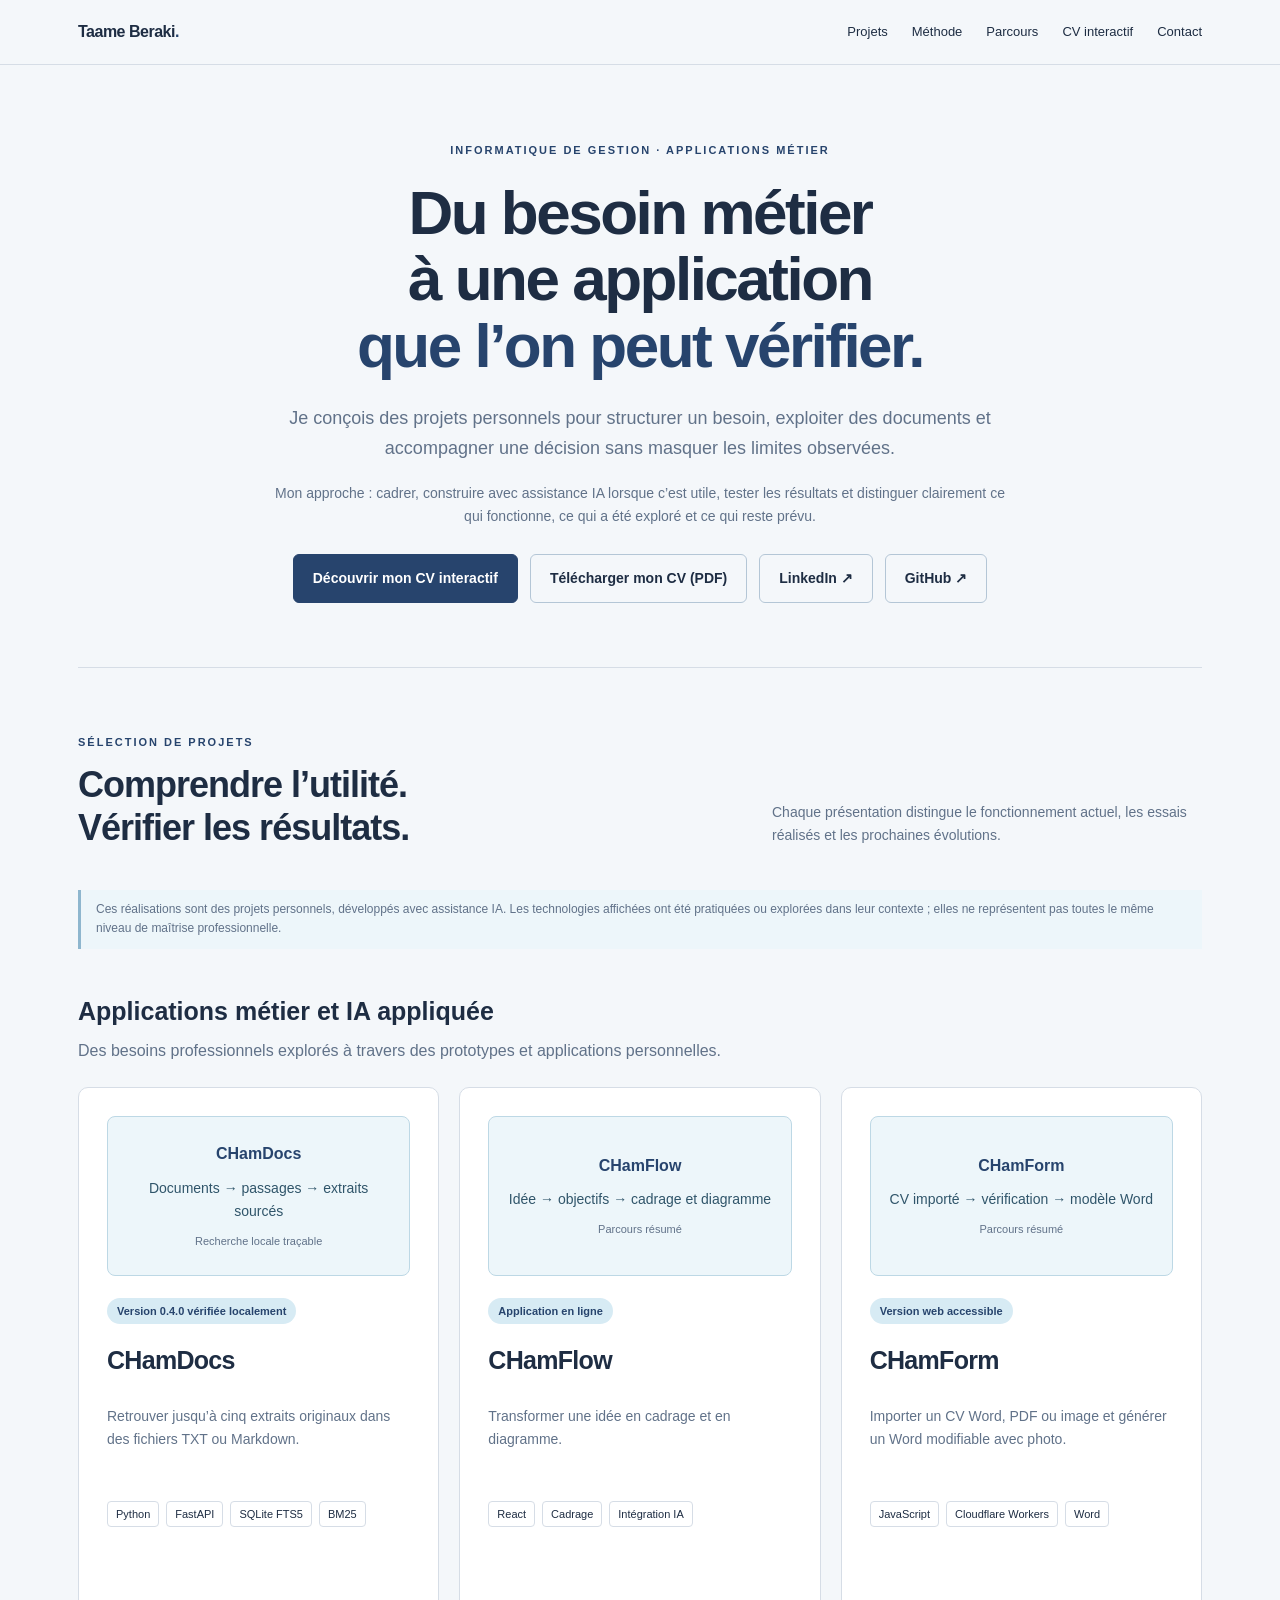
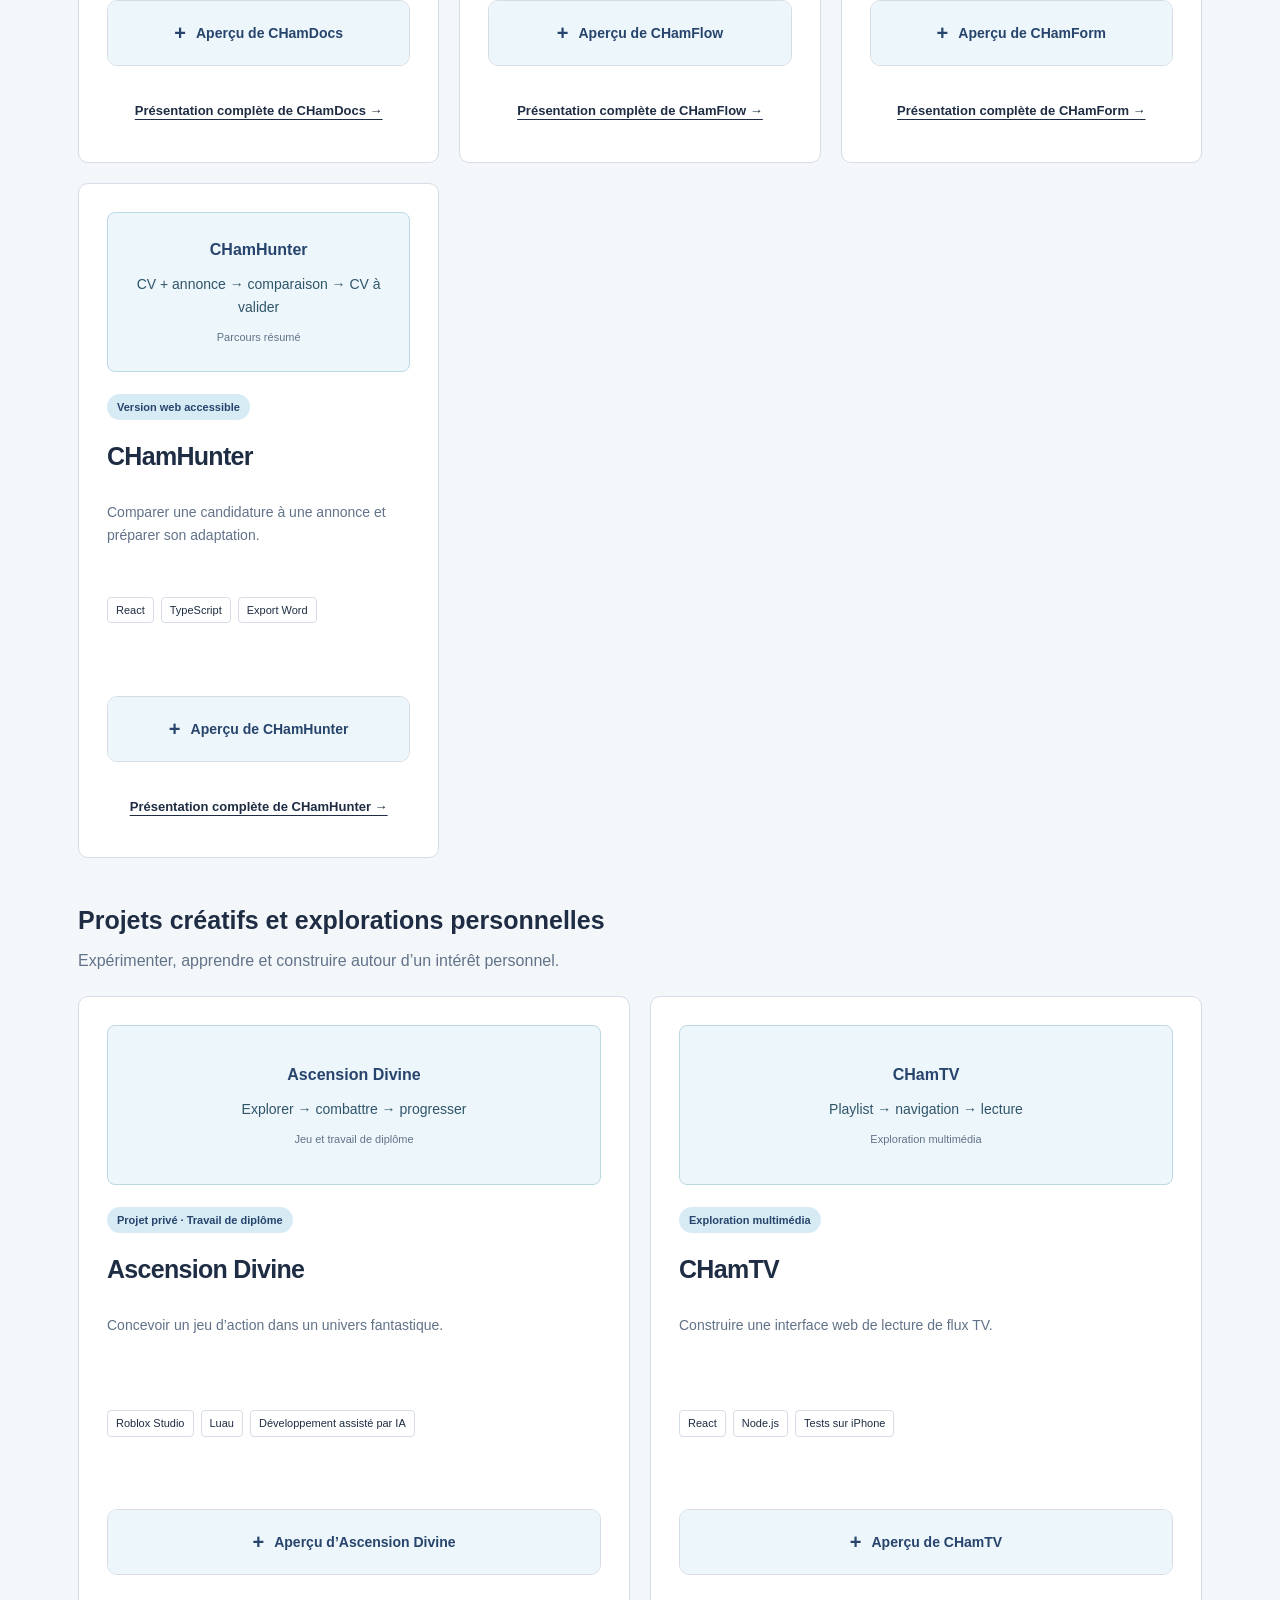
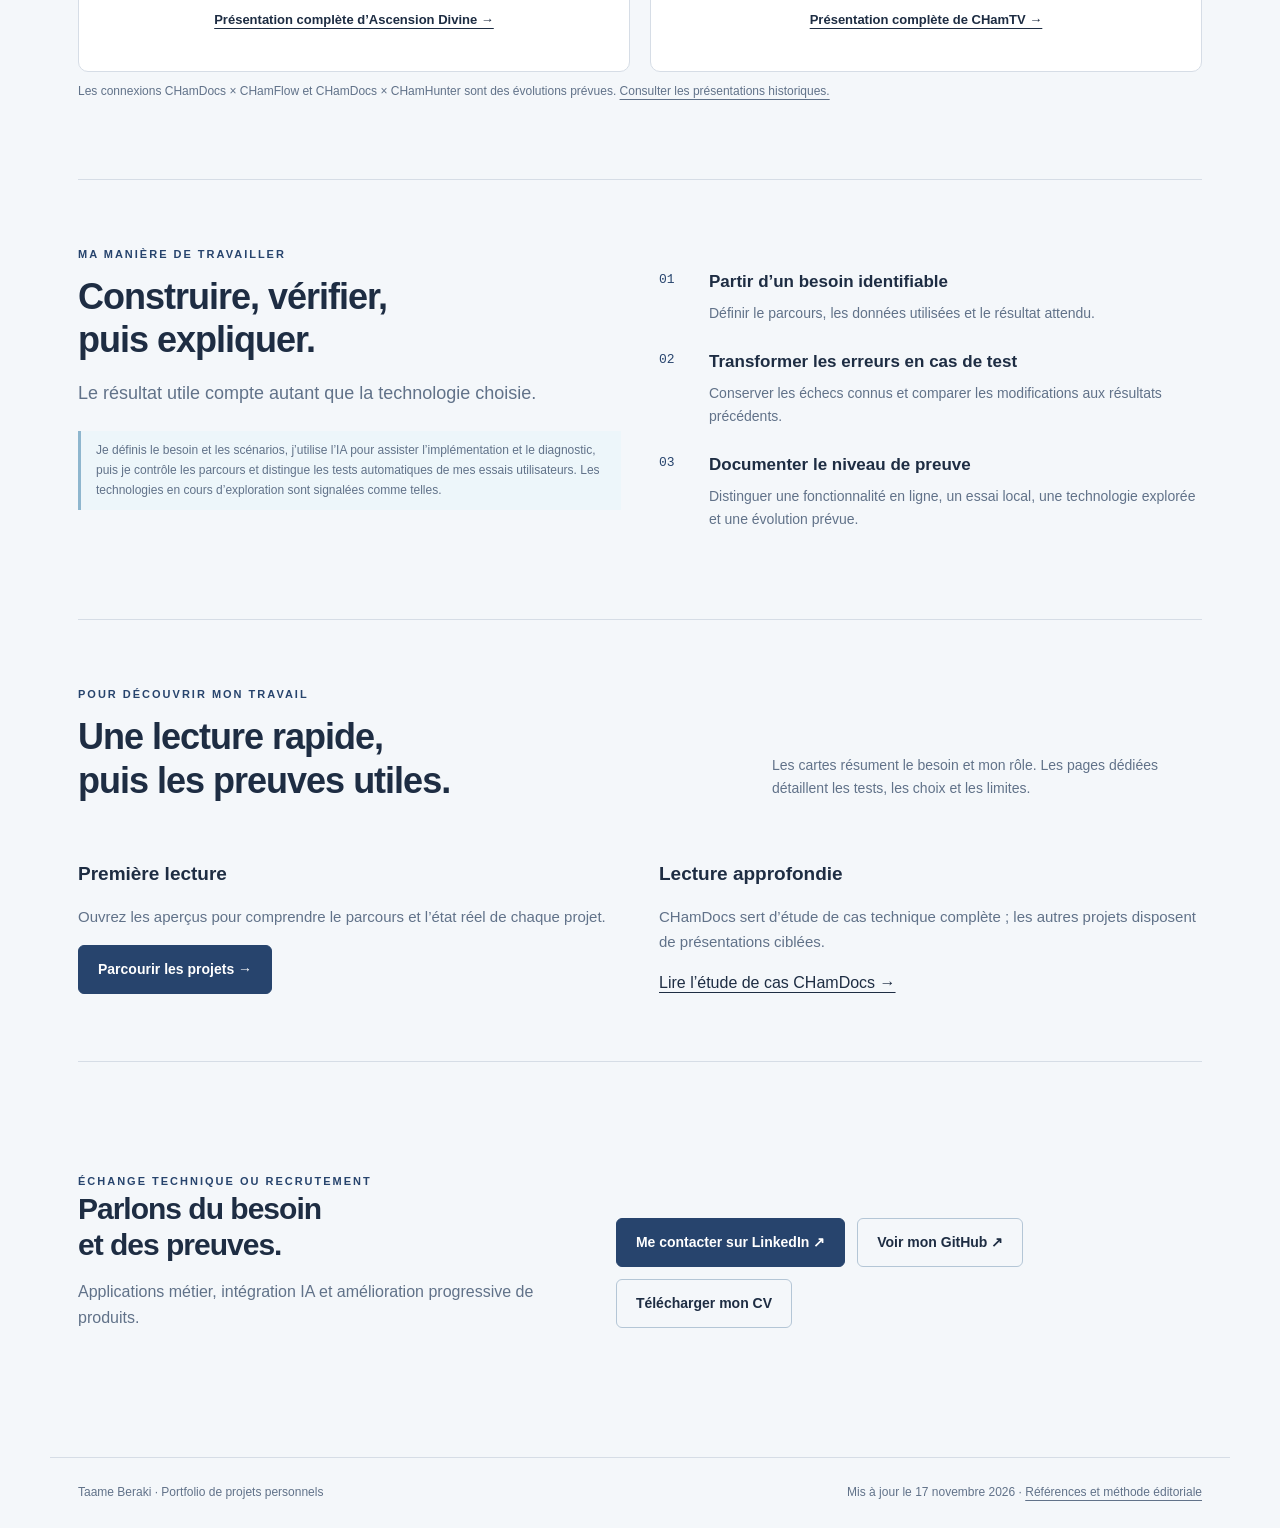
<file: index.html>
<!doctype html>
<html lang="fr">
<head>
  <meta charset="utf-8">
  <meta name="viewport" content="width=device-width,initial-scale=1">
  <meta name="description" content="Portfolio de Taame Beraki : applications métier, recherche documentaire, IA appliquée et projets créatifs documentés par leurs tests et leurs limites.">
  <meta name="theme-color" content="#1e2d43">
  <title>Taame Beraki · Applications métier et projets documentés</title>
  <link rel="stylesheet" href="assets/style.css">
</head>
<body>
<a class="skip" href="#contenu">Aller au contenu</a>
<header><div class="nav"><a class="brand" href="index.html">Taame Beraki<span>.</span></a><nav aria-label="Navigation principale"><a href="#projets">Projets</a><a href="#methode">Méthode</a><a href="#decouvrir">Parcours</a><a href="cv/">CV interactif</a><a href="#contact">Contact</a></nav></div></header>
<main id="contenu">
  <section class="hero portfolio-hero"><div>
    <div class="eyebrow">Informatique de gestion · Applications métier</div>
    <h1>Du besoin métier<br>à une application<br><em>que l’on peut vérifier.</em></h1>
    <p class="lede">Je conçois des projets personnels pour structurer un besoin, exploiter des documents et accompagner une décision sans masquer les limites observées.</p>
    <p>Mon approche : cadrer, construire avec assistance IA lorsque c’est utile, tester les résultats et distinguer clairement ce qui fonctionne, ce qui a été exploré et ce qui reste prévu.</p>
    <div class="actions"><a class="button" href="cv/">Découvrir mon CV interactif</a><a class="button secondary" href="cv/assets/CV-General-Informaticien-de-gestion.pdf">Télécharger mon CV (PDF)</a><a class="button secondary" href="https://www.linkedin.com/in/chamlarr/">LinkedIn ↗</a><a class="button secondary" href="https://github.com/CHamlarr1994">GitHub ↗</a></div>
  </div></section>

  <section class="section" id="projets">
    <div class="section-head"><div><div class="eyebrow">Sélection de projets</div><h2>Comprendre l’utilité.<br>Vérifier les résultats.</h2></div><p>Chaque présentation distingue le fonctionnement actuel, les essais réalisés et les prochaines évolutions.</p></div>
    <p class="note">Ces réalisations sont des projets personnels, développés avec assistance IA. Les technologies affichées ont été pratiquées ou explorées dans leur contexte ; elles ne représentent pas toutes le même niveau de maîtrise professionnelle.</p>

    <div class="project-group"><h3>Applications métier et IA appliquée</h3><p class="subtle">Des besoins professionnels explorés à travers des prototypes et applications personnelles.</p><div class="cards">
      <article class="card project-card">
        <div class="project-visual" aria-label="Parcours résumé de CHamDocs"><span>CHamDocs</span><p>Documents → passages → extraits sourcés</p><small>Recherche locale traçable</small></div>
        <span class="status">Version 0.4.0 vérifiée localement</span><h4>CHamDocs</h4>
        <p>Retrouver jusqu’à cinq extraits originaux dans des fichiers TXT ou Markdown.</p>
        <div class="tags"><span>Python</span><span>FastAPI</span><span>SQLite FTS5</span><span>BM25</span></div>
        <details class="project-preview"><summary>Aperçu de CHamDocs</summary><p>Le moteur classe des passages lexicaux et conserve leur fichier et leur numéro. Il ne rédige pas de réponse et n’utilise plus Ollama ou les embeddings dans le parcours actif.</p><p><strong>Mon rôle :</strong> cadrage du besoin, pilotage du périmètre, essais fonctionnels et lecture critique des évaluations.</p><p class="caption">14 tests réussis ; 13/14 questions répondables avec toutes les preuves attendues dans le top 5. Docker, Kubernetes et CI restent à valider pour cette version.</p></details>
        <a class="project-link" href="chamdocs.html">Présentation complète de CHamDocs →</a>
      </article>

      <article class="card project-card">
        <div class="project-visual" aria-label="Parcours résumé de CHamFlow"><span>CHamFlow</span><p>Idée → objectifs → cadrage et diagramme</p><small>Parcours résumé</small></div>
        <span class="status">Application en ligne</span><h4>CHamFlow</h4><p>Transformer une idée en cadrage et en diagramme.</p>
        <div class="tags"><span>React</span><span>Cadrage</span><span>Intégration IA</span></div>
        <details class="project-preview"><summary>Aperçu de CHamFlow</summary><p>L’utilisateur précise ses objectifs, obtient une proposition structurée et peut engager un échange.</p><p><strong>Mon rôle :</strong> définition du parcours, pilotage des évolutions, tests ordinateur/mobile et contrôle des résultats générés.</p><p class="caption">L’intégration documentaire avec CHamDocs reste une perspective.</p></details>
        <a class="project-link" href="chamflow.html">Présentation complète de CHamFlow →</a>
      </article>

      <article class="card project-card">
        <div class="project-visual" aria-label="Parcours résumé de CHamForm"><span>CHamForm</span><p>CV importé → vérification → modèle Word</p><small>Parcours résumé</small></div>
        <span class="status">Version web accessible</span><h4>CHamForm</h4><p>Importer un CV Word, PDF ou image et générer un Word modifiable avec photo.</p>
        <div class="tags"><span>JavaScript</span><span>Cloudflare Workers</span><span>Word</span></div>
        <details class="project-preview"><summary>Aperçu de CHamForm</summary><p>Le classement local fonctionne après connexion Google. Cinq modèles produisent des champs balisés lisibles par CHamHunter.</p><p><strong>Mon rôle :</strong> définition du parcours, comparaison des modèles et contrôle des imports et téléchargements.</p><p class="caption">Les trois formats de base ont été retestés jusqu’au téléchargement.</p></details>
        <a class="project-link" href="chamform.html">Présentation complète de CHamForm →</a>
      </article>

      <article class="card project-card">
        <div class="project-visual" aria-label="Parcours résumé de CHamHunter"><span>CHamHunter</span><p>CV + annonce → comparaison → CV à valider</p><small>Parcours résumé</small></div>
        <span class="status">Version web accessible</span><h4>CHamHunter</h4><p>Comparer une candidature à une annonce et préparer son adaptation.</p>
        <div class="tags"><span>React</span><span>TypeScript</span><span>Export Word</span></div>
        <details class="project-preview"><summary>Aperçu de CHamHunter</summary><p>Le parcours comprend import du CV, examen des correspondances et validation avant export Word.</p><p><strong>Mon rôle :</strong> règles de sincérité, scénarios de test, contrôle des correspondances et du transfert depuis CHamForm.</p><p class="caption">Les correspondances sont indicatives et doivent rester fidèles au parcours du candidat.</p></details>
        <a class="project-link" href="chamhunter.html">Présentation complète de CHamHunter →</a>
      </article>
    </div></div>

    <div class="project-group"><h3>Projets créatifs et explorations personnelles</h3><p class="subtle">Expérimenter, apprendre et construire autour d’un intérêt personnel.</p><div class="cards">
      <article class="card project-card">
        <div class="project-visual" aria-label="Parcours résumé d’Ascension Divine"><span>Ascension Divine</span><p>Explorer → combattre → progresser</p><small>Jeu et travail de diplôme</small></div>
        <span class="status">Projet privé · Travail de diplôme</span><h4>Ascension Divine</h4><p>Concevoir un jeu d’action dans un univers fantastique.</p>
        <div class="tags"><span>Roblox Studio</span><span>Luau</span><span>Développement assisté par IA</span></div>
        <details class="project-preview"><summary>Aperçu d’Ascension Divine</summary><p>Un jeu solo avec combat, inventaire, sorts et gardien final.</p><p><strong>Mon rôle :</strong> univers, mécaniques, réduction du périmètre, intégration et tests.</p><p class="caption">Le rapport décrit 19 tests réalisés par l’auteur.</p></details>
        <a class="project-link" href="ascension-divine.html">Présentation complète d’Ascension Divine →</a>
      </article>

      <article class="card project-card">
        <div class="project-visual" aria-label="Parcours résumé de CHamTV"><span>CHamTV</span><p>Playlist → navigation → lecture</p><small>Exploration multimédia</small></div>
        <span class="status">Exploration multimédia</span><h4>CHamTV</h4><p>Construire une interface web de lecture de flux TV.</p>
        <div class="tags"><span>React</span><span>Node.js</span><span>Tests sur iPhone</span></div>
        <details class="project-preview"><summary>Aperçu de CHamTV</summary><p>Une application personnelle autour des playlists M3U, des connexions Xtream Codes et de la lecture HLS.</p><p><strong>Mon rôle :</strong> définition de l’usage, tests sur iPhone et suivi des problèmes de lecture.</p><p class="caption">Le code est privé et la disponibilité actuelle du service hébergé n’est pas garantie.</p></details>
        <a class="project-link" href="chamtv.html">Présentation complète de CHamTV →</a>
      </article>
    </div></div>
    <p class="caption">Les connexions CHamDocs × CHamFlow et CHamDocs × CHamHunter sont des évolutions prévues. <a href="archives.html">Consulter les présentations historiques.</a></p>
  </section>

  <section class="section" id="methode"><div class="two"><div><div class="eyebrow">Ma manière de travailler</div><h2>Construire, vérifier,<br>puis expliquer.</h2><p class="lede">Le résultat utile compte autant que la technologie choisie.</p><div class="note">Je définis le besoin et les scénarios, j’utilise l’IA pour assister l’implémentation et le diagnostic, puis je contrôle les parcours et distingue les tests automatiques de mes essais utilisateurs. Les technologies en cours d’exploration sont signalées comme telles.</div></div><div class="steps"><div class="step"><div><h3>Partir d’un besoin identifiable</h3><p>Définir le parcours, les données utilisées et le résultat attendu.</p></div></div><div class="step"><div><h3>Transformer les erreurs en cas de test</h3><p>Conserver les échecs connus et comparer les modifications aux résultats précédents.</p></div></div><div class="step"><div><h3>Documenter le niveau de preuve</h3><p>Distinguer une fonctionnalité en ligne, un essai local, une technologie explorée et une évolution prévue.</p></div></div></div></div></section>

  <section class="section" id="decouvrir"><div class="section-head"><div><div class="eyebrow">Pour découvrir mon travail</div><h2>Une lecture rapide,<br>puis les preuves utiles.</h2></div><p>Les cartes résument le besoin et mon rôle. Les pages dédiées détaillent les tests, les choix et les limites.</p></div><div class="two prose"><div><h3>Première lecture</h3><p>Ouvrez les aperçus pour comprendre le parcours et l’état réel de chaque projet.</p><a class="button" href="#projets">Parcourir les projets →</a></div><div><h3>Lecture approfondie</h3><p>CHamDocs sert d’étude de cas technique complète ; les autres projets disposent de présentations ciblées.</p><a href="chamdocs.html">Lire l’étude de cas CHamDocs →</a></div></div></section>

  <section class="section" id="contact"><div class="contact"><div><div class="eyebrow">Échange technique ou recrutement</div><h2>Parlons du besoin<br>et des preuves.</h2><p class="subtle">Applications métier, intégration IA et amélioration progressive de produits.</p></div><div class="actions"><a class="button" href="https://www.linkedin.com/in/chamlarr/">Me contacter sur LinkedIn ↗</a><a class="button secondary" href="https://github.com/CHamlarr1994">Voir mon GitHub ↗</a><a class="button secondary" href="cv/assets/CV-General-Informaticien-de-gestion.pdf">Télécharger mon CV</a></div></div></section>
</main>
<footer><span>Taame Beraki · Portfolio de projets personnels</span><span>Mis à jour le 17 novembre 2026 · <a href="references.html">Références et méthode éditoriale</a></span></footer>
</body>
</html>
</file>
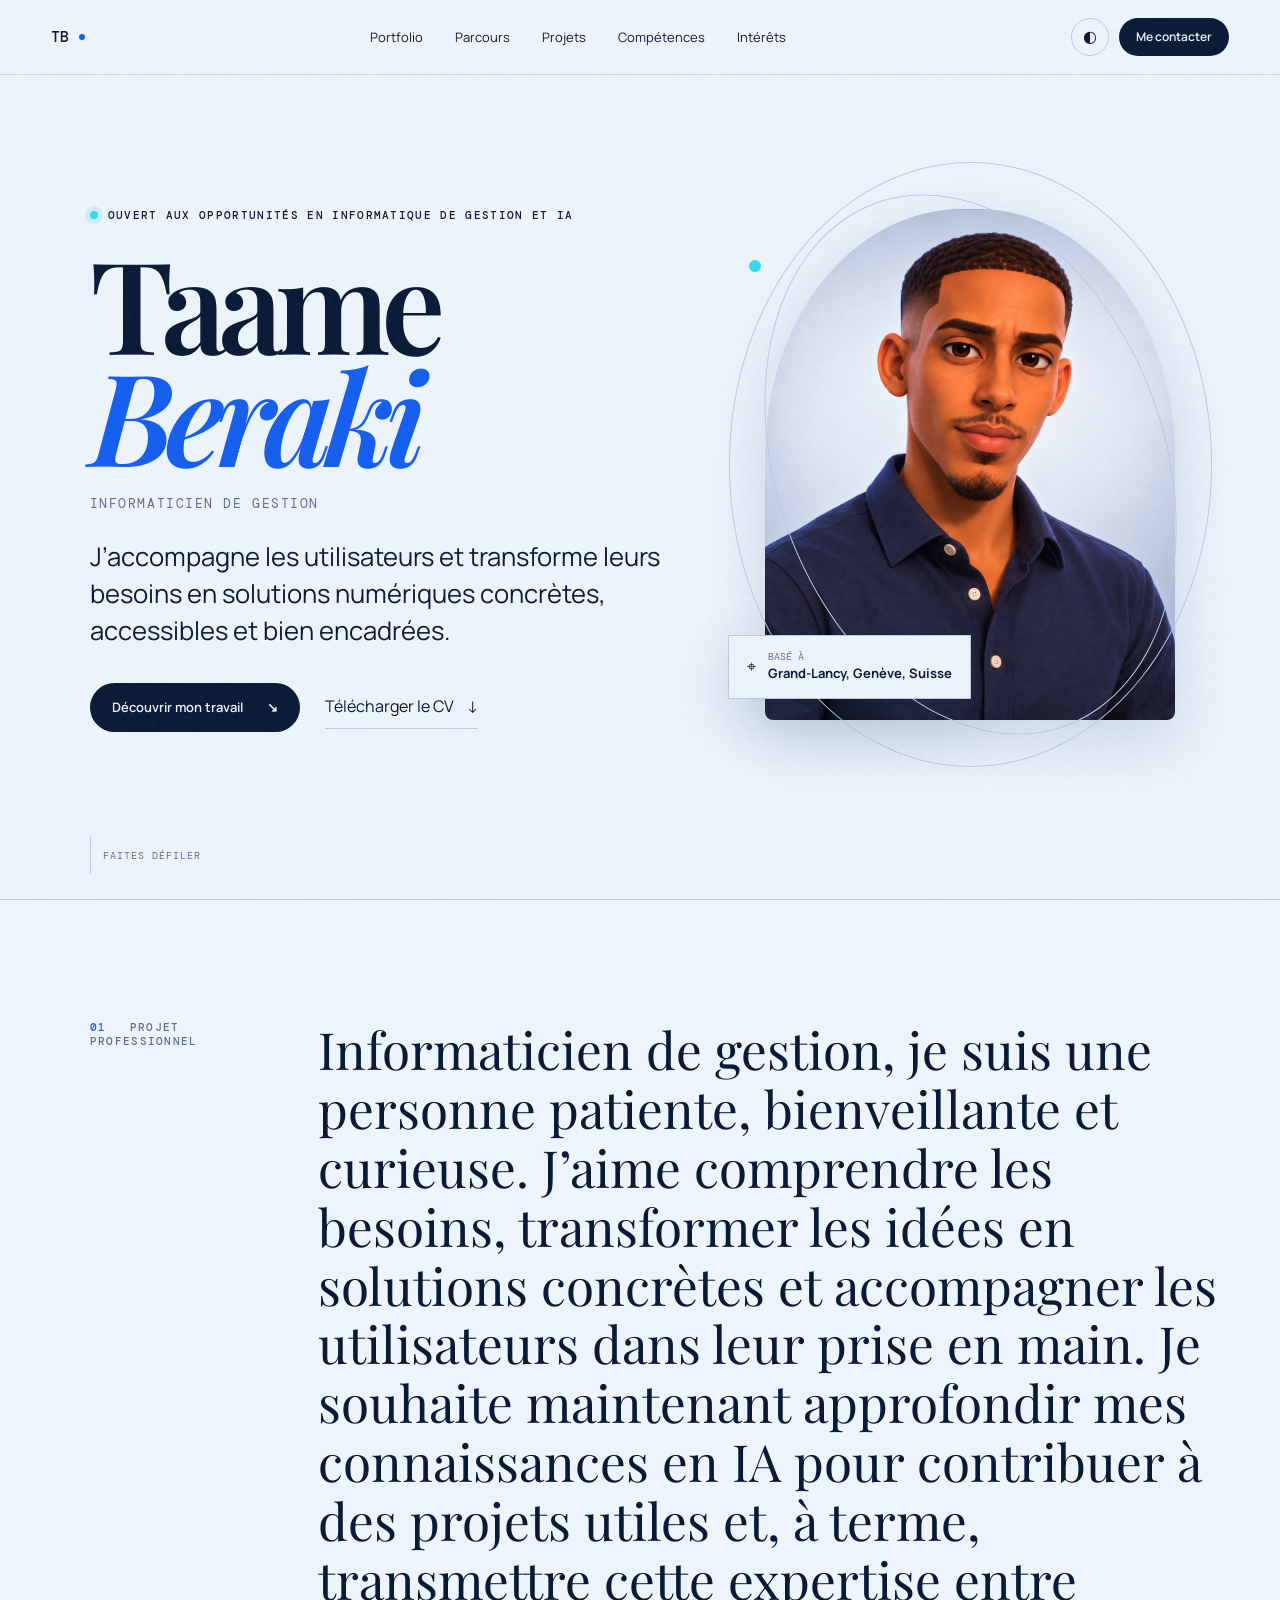
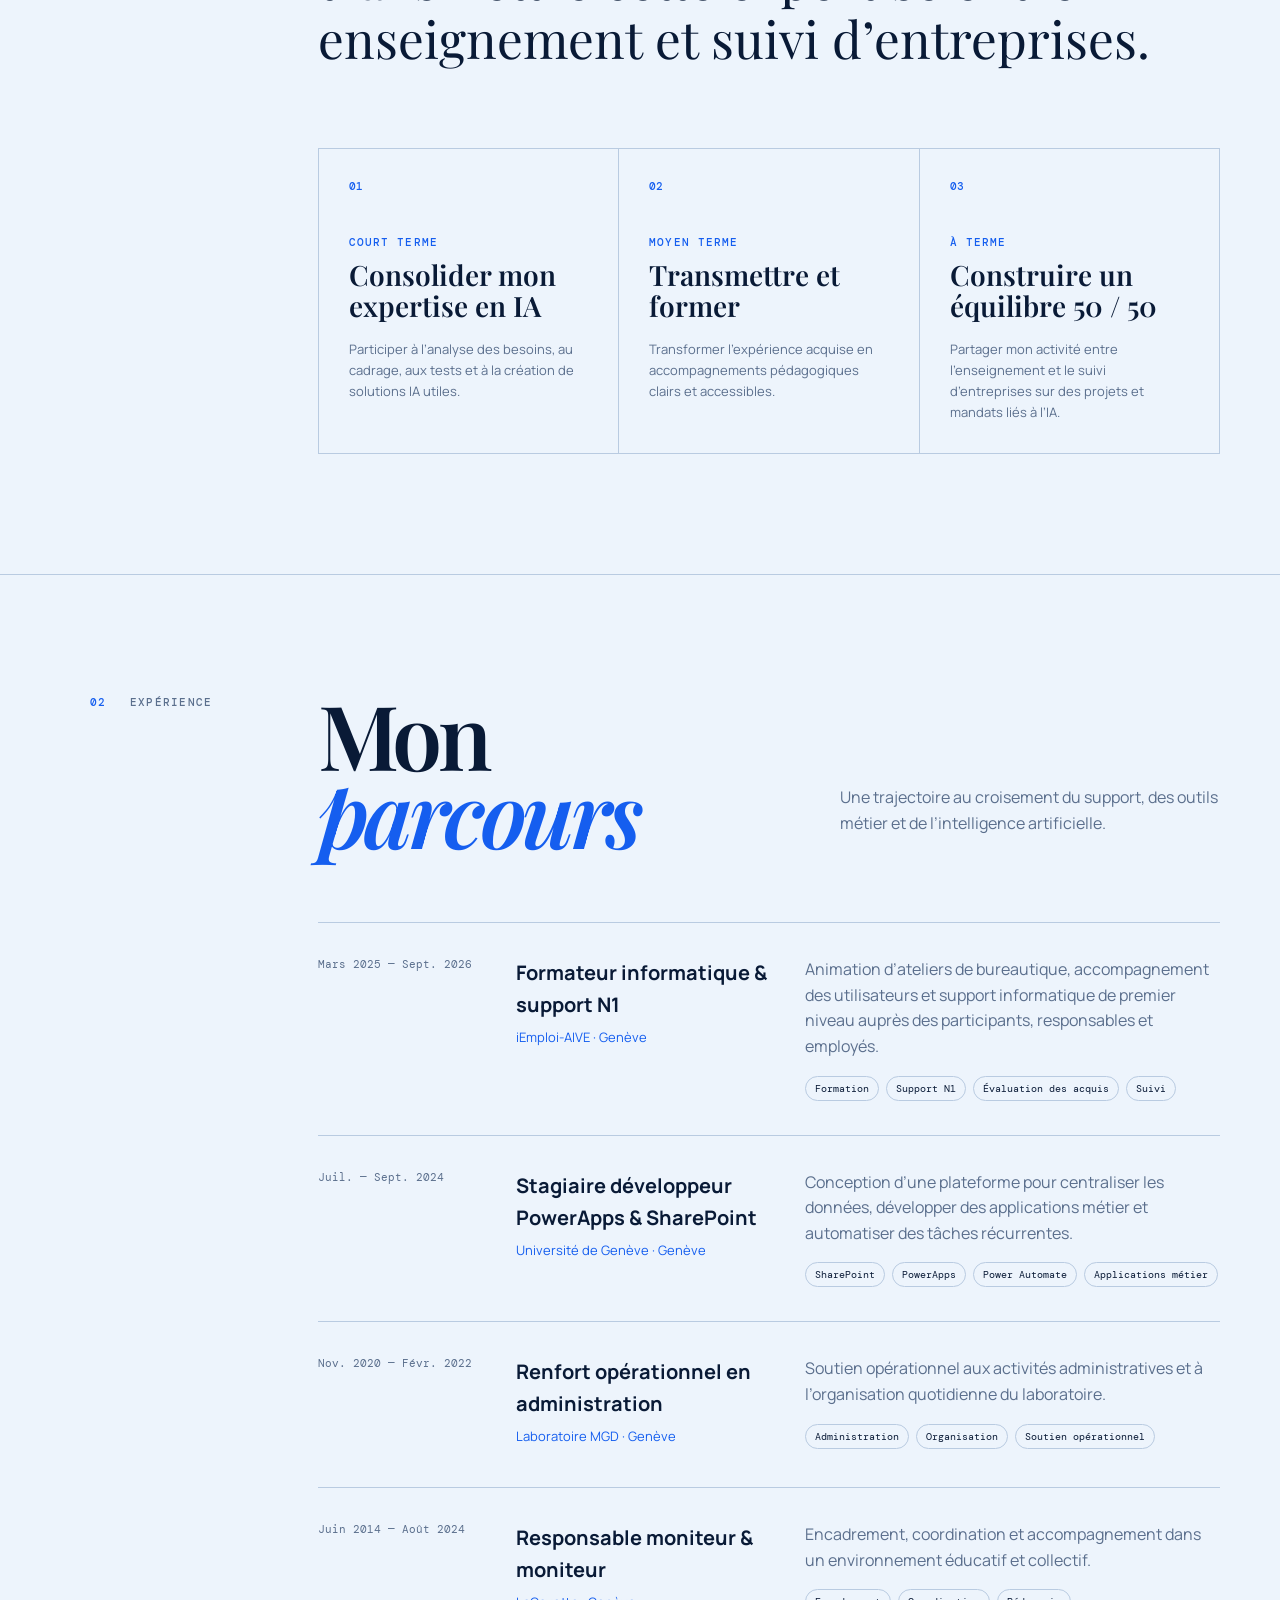
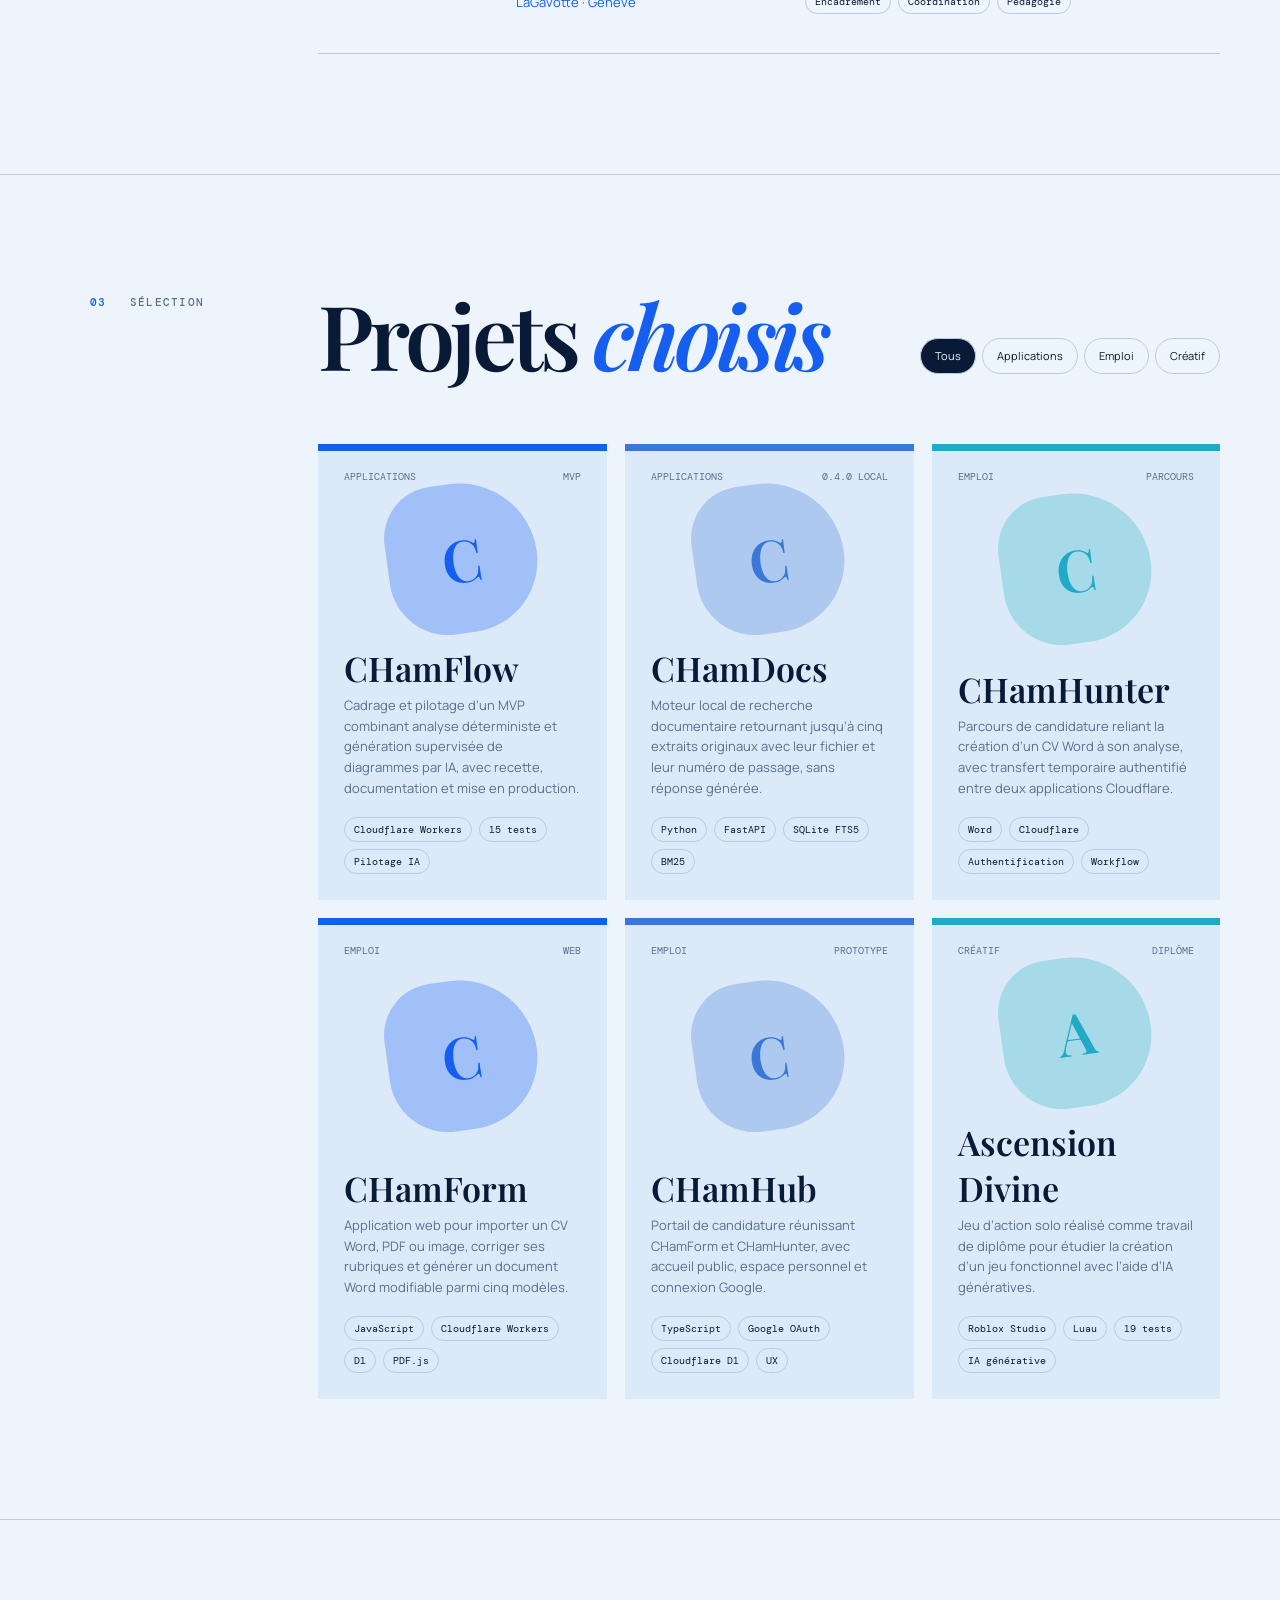
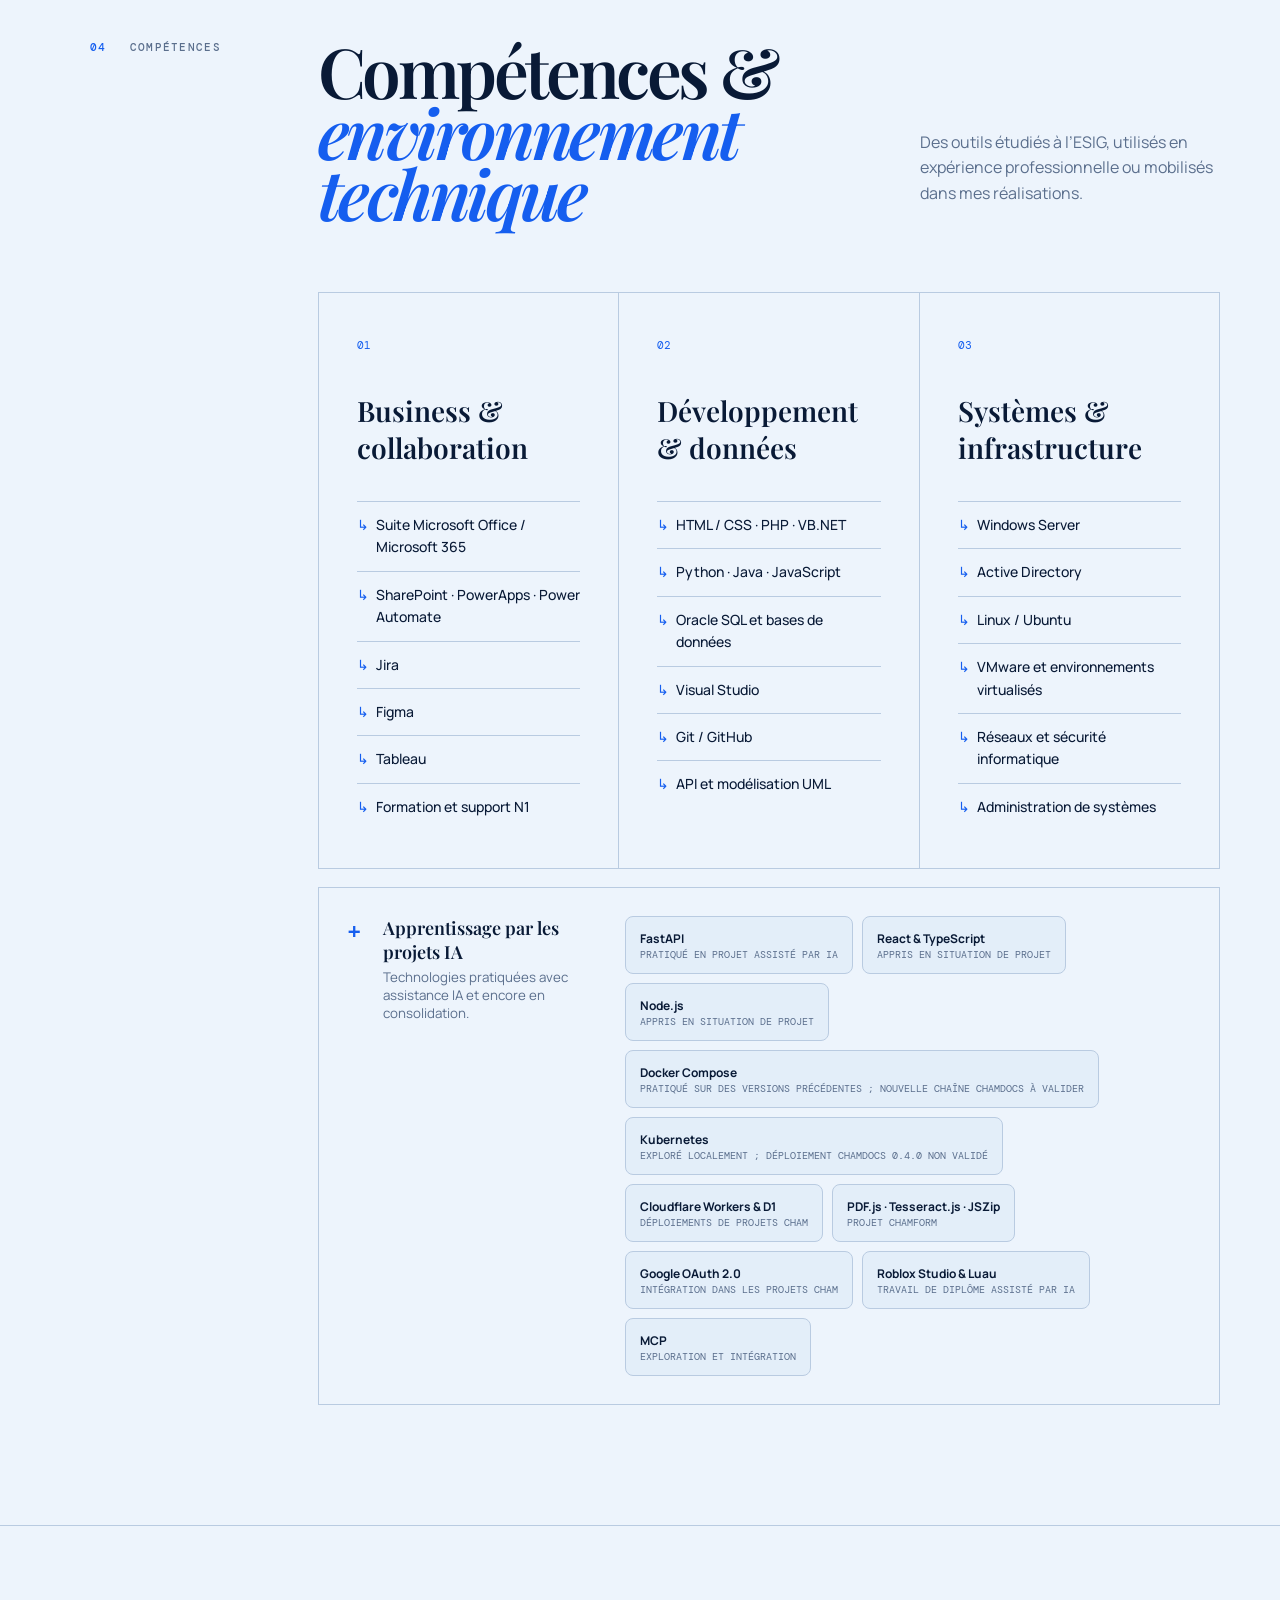
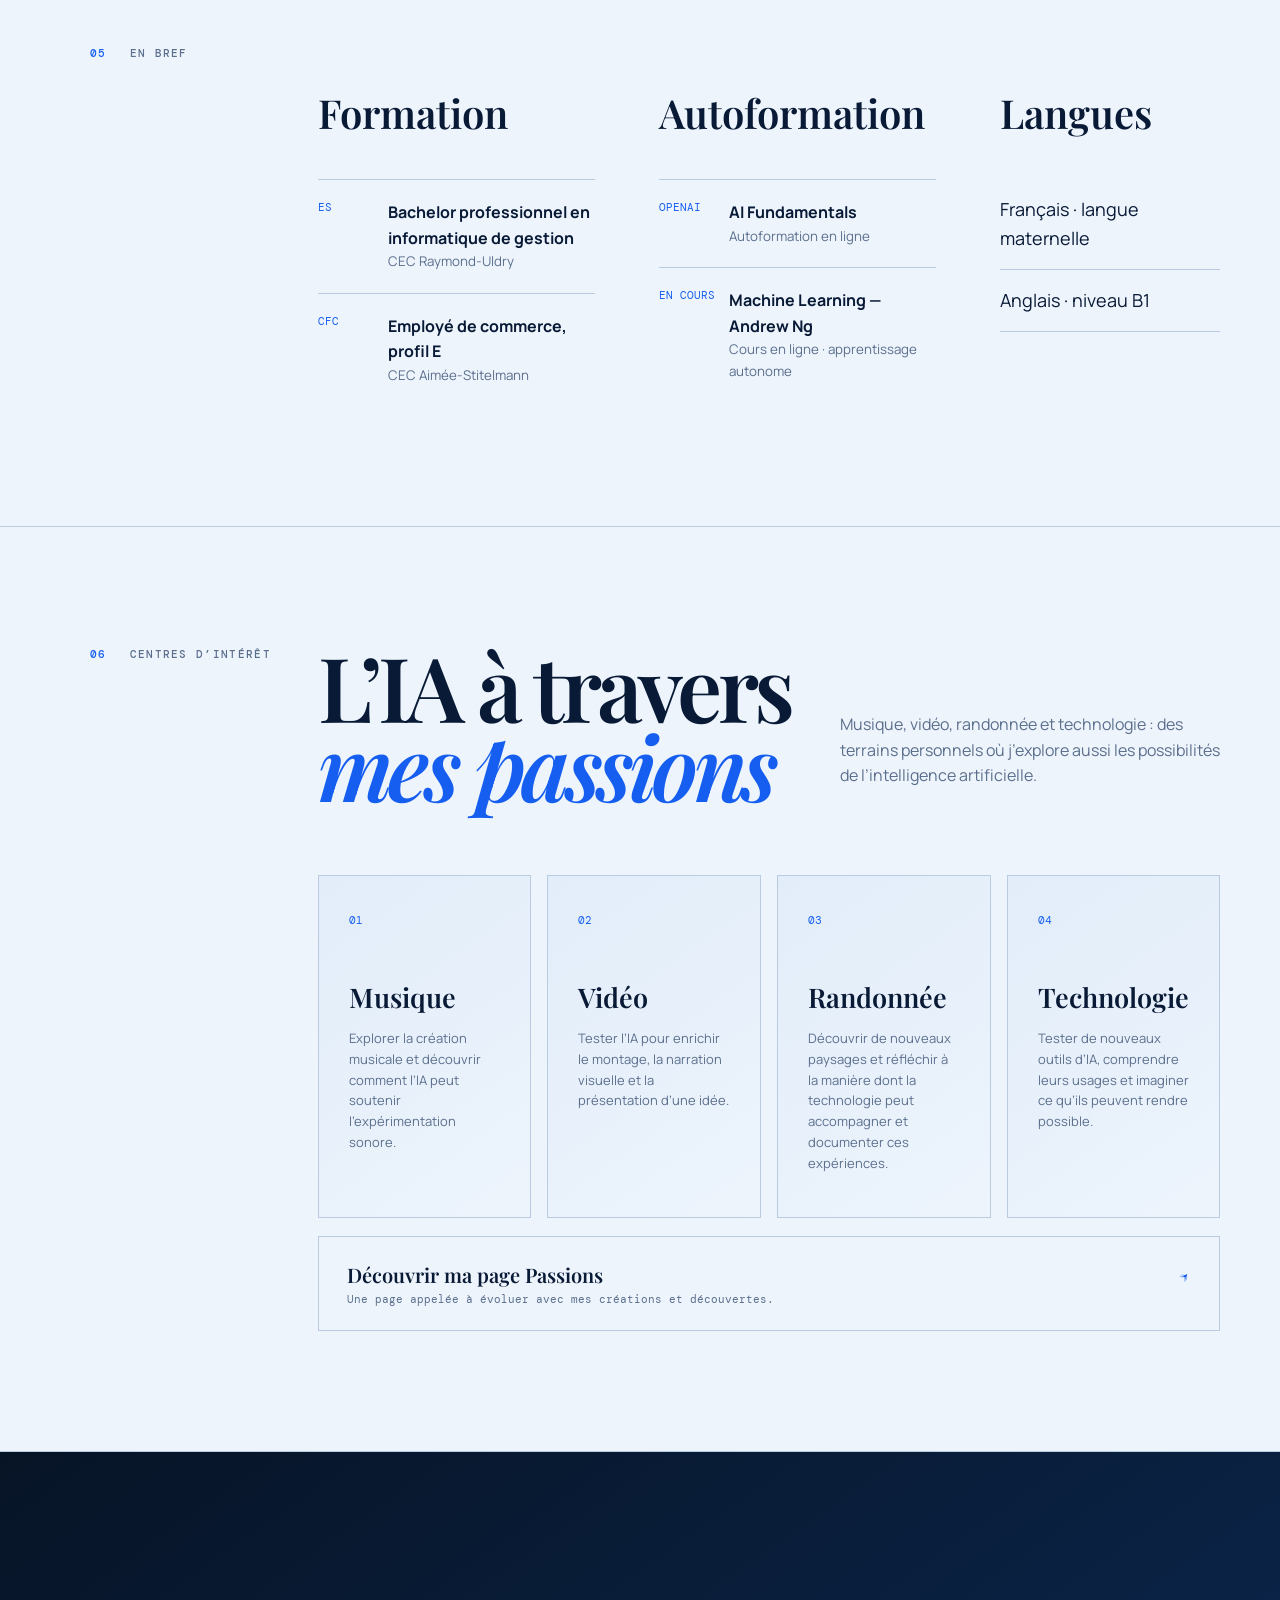
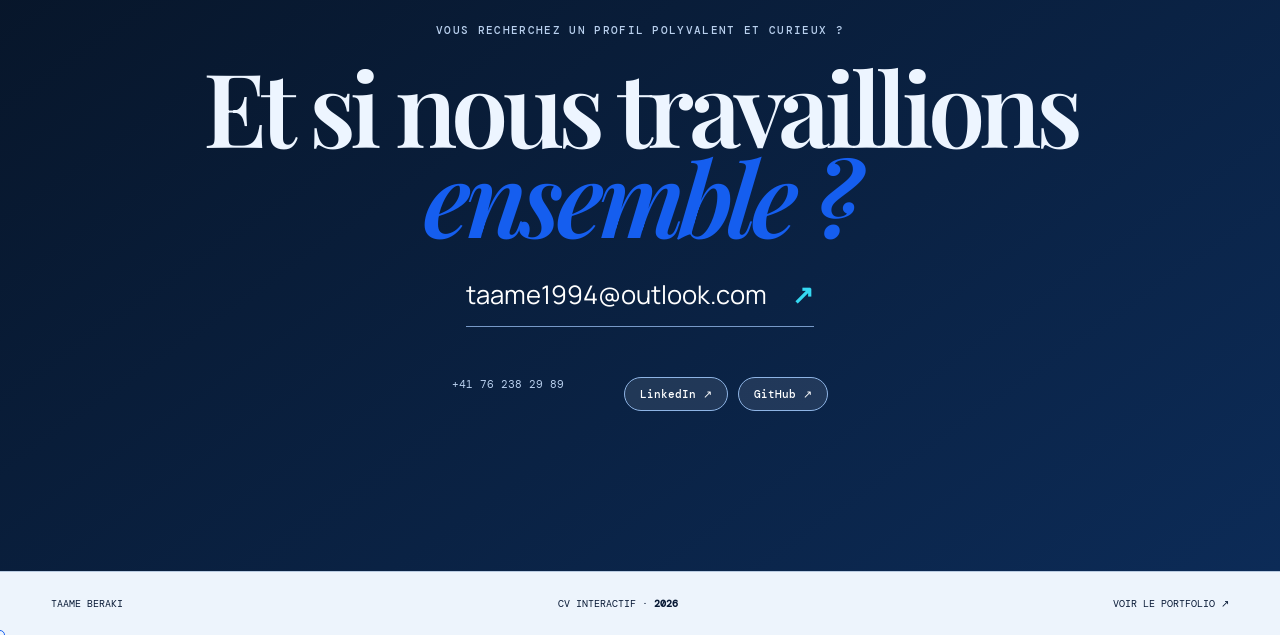
<file: cv/index.html>
<!doctype html>
<html lang="fr">
<head>
  <meta charset="utf-8">
  <meta name="viewport" content="width=device-width, initial-scale=1">
  <meta name="description" content="CV interactif de Taame Beraki, informaticien de gestion : parcours, compétences, projets et objectifs professionnels.">
  <meta name="theme-color" content="#f4f1ea">
  <title>Taame Beraki · CV interactif</title>
  <link rel="preconnect" href="https://fonts.googleapis.com">
  <link rel="preconnect" href="https://fonts.gstatic.com" crossorigin>
  <link href="https://fonts.googleapis.com/css2?family=DM+Mono:wght@300;400;500&family=Manrope:wght@400;500;600;700&family=Playfair+Display:ital,wght@0,600;1,600&display=swap" rel="stylesheet">
  <link rel="stylesheet" href="styles.css">
  <link rel="stylesheet" href="theme.css">
</head>
<body>
  <div class="noise" aria-hidden="true"></div>
  <header class="site-header">
    <a class="brand" href="#top" aria-label="Retour en haut"><span id="brand-initials">VN</span><i></i></a>
    <nav aria-label="Navigation principale">
      <a href="../index.html">Portfolio</a>
      <a href="#parcours">Parcours</a>
      <a href="#projets">Projets</a>
      <a href="#competences">Compétences</a>
      <a href="#interets">Intérêts</a>
    </nav>
    <div class="header-actions">
      <button class="icon-btn" id="theme-toggle" aria-label="Changer de thème" title="Changer de thème">◐</button>
      <a class="pill small" href="#contact">Me contacter</a>
    </div>
  </header>

  <main id="top">
    <section class="hero section reveal">
      <div class="hero-copy">
        <p class="eyebrow"><span class="status-dot"></span><span id="availability"></span></p>
        <h1><span id="first-name">Votre</span><br><em id="last-name">Nom</em></h1>
        <p class="hero-role" id="role"></p>
        <p class="lede" id="tagline"></p>
        <div class="hero-cta">
          <a class="pill" href="#projets">Découvrir mon travail <span>↘</span></a>
          <a class="text-btn" id="download-cv" href="assets/CV-General-Informaticien-de-gestion.pdf" download="CV général - Informaticien de gestion.pdf" type="application/pdf">Télécharger le CV <span>↓</span></a>
        </div>
      </div>
      <div class="hero-visual" aria-label="Portrait stylisé">
        <div class="portrait-frame">
          <div class="portrait" id="portrait"><span id="portrait-initials">VN</span></div>
          <span class="orbit orbit-one"></span><span class="orbit orbit-two"></span>
        </div>
        <div class="location-card"><span>⌖</span><div><small>Basé à</small><strong id="location"></strong></div></div>
      </div>
      <div class="scroll-cue"><span></span>Faites défiler</div>
    </section>

    <section class="intro section reveal" id="apropos">
      <div class="section-label"><span>01</span> Projet professionnel</div>
      <div class="intro-content">
        <p class="statement" id="about"></p>
        <div class="goal-grid" id="goals"></div>
      </div>
    </section>

    <section class="experience section reveal" id="parcours">
      <div class="section-label"><span>02</span> Expérience</div>
      <div class="section-main">
        <div class="heading-row"><h2>Mon <em>parcours</em></h2><p>Une trajectoire au croisement du support, des outils métier et de l’intelligence artificielle.</p></div>
        <div class="timeline" id="experiences"></div>
      </div>
    </section>

    <section class="projects section reveal" id="projets">
      <div class="section-label"><span>03</span> Sélection</div>
      <div class="section-main">
        <div class="heading-row"><h2>Projets <em>choisis</em></h2><div class="filters" id="filters"></div></div>
        <div class="project-grid" id="projects"></div>
      </div>
    </section>

    <section class="skills section reveal" id="competences">
      <div class="section-label"><span>04</span> Compétences</div>
      <div class="section-main">
        <div class="heading-row"><h2>Compétences & <em>environnement technique</em></h2><p>Des outils étudiés à l’ESIG, utilisés en expérience professionnelle ou mobilisés dans mes réalisations.</p></div>
        <div class="skill-grid" id="skills"></div>
        <div class="additional-tools">
          <div class="additional-title"><span>+</span><strong>Apprentissage par les projets IA</strong><small>Technologies pratiquées avec assistance IA et encore en consolidation.</small></div>
          <div class="tool-chips" id="additional-tools"></div>
        </div>
      </div>
    </section>

    <section class="more section reveal">
      <div class="section-label"><span>05</span> En bref</div>
      <div class="section-main brief-grid">
        <div><h3>Formation</h3><div id="education"></div></div>
        <div><h3>Autoformation</h3><div id="self-learning"></div></div>
        <div><h3>Langues</h3><ul class="language-list" id="languages"></ul></div>
      </div>
    </section>

    <section class="interests section reveal" id="interets">
      <div class="section-label"><span>06</span> Centres d’intérêt</div>
      <div class="section-main">
        <div class="heading-row"><h2>L’IA à travers <em>mes passions</em></h2><p>Musique, vidéo, randonnée et technologie : des terrains personnels où j’explore aussi les possibilités de l’intelligence artificielle.</p></div>
        <div class="interest-grid" id="interests"></div>
        <a class="passions-link" href="passions.html">Découvrir ma page Passions <span>↗</span><small>Une page appelée à évoluer avec mes créations et découvertes.</small></a>
      </div>
    </section>

    <section class="contact section reveal" id="contact">
      <p class="eyebrow">Vous recherchez un profil polyvalent et curieux ?</p>
      <h2>Et si nous travaillions<br><em>ensemble ?</em></h2>
      <a class="contact-link" id="email-link" href="#"><span id="email"></span><b>↗</b></a>
      <div class="contact-meta"><span id="phone"></span><div class="social-buttons" id="social-links"></div></div>
    </section>
  </main>

  <footer><span id="footer-name"></span><span>CV interactif · <b id="year"></b></span><a href="../index.html">Voir le portfolio ↗</a></footer>
  <div class="cursor-dot" aria-hidden="true"></div>
  <script src="cv-data.js?v=20261109-3"></script>
  <script src="script.js?v=20261109-4"></script>
</body>
</html>
</file>
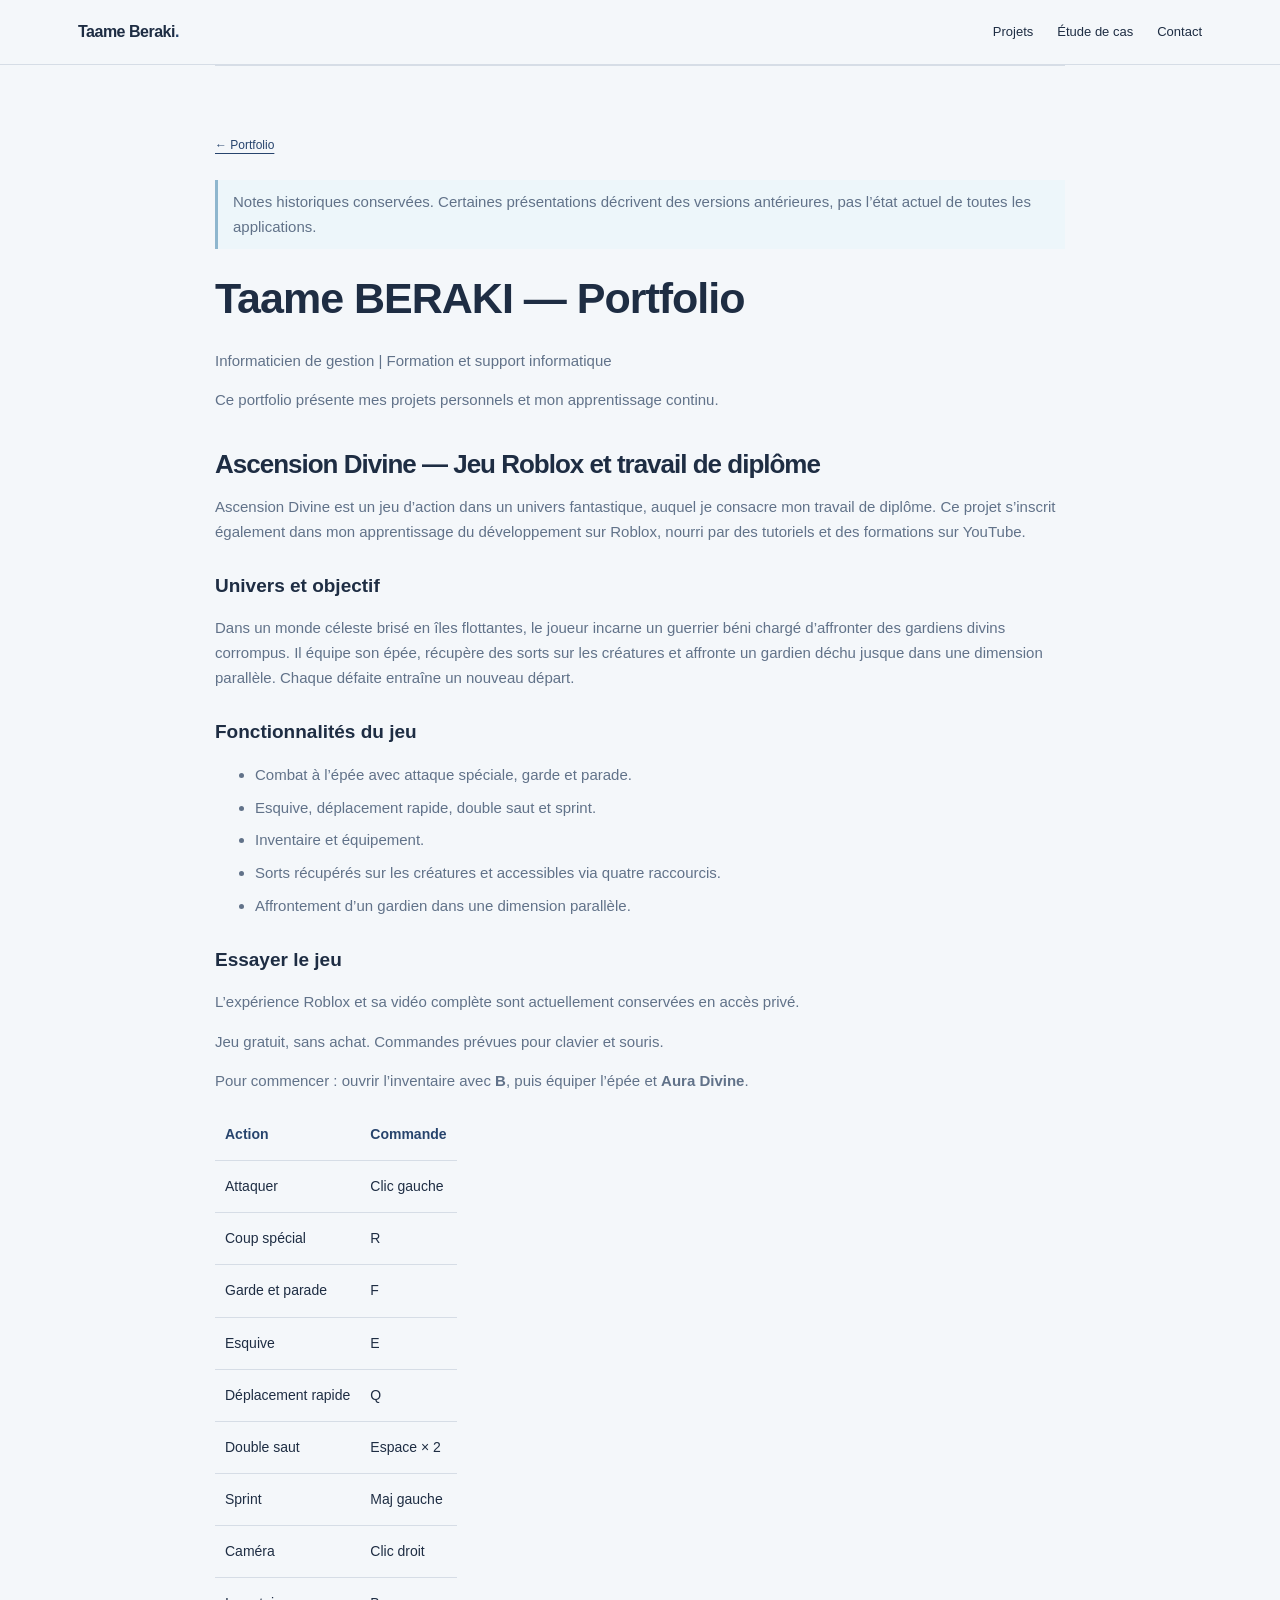
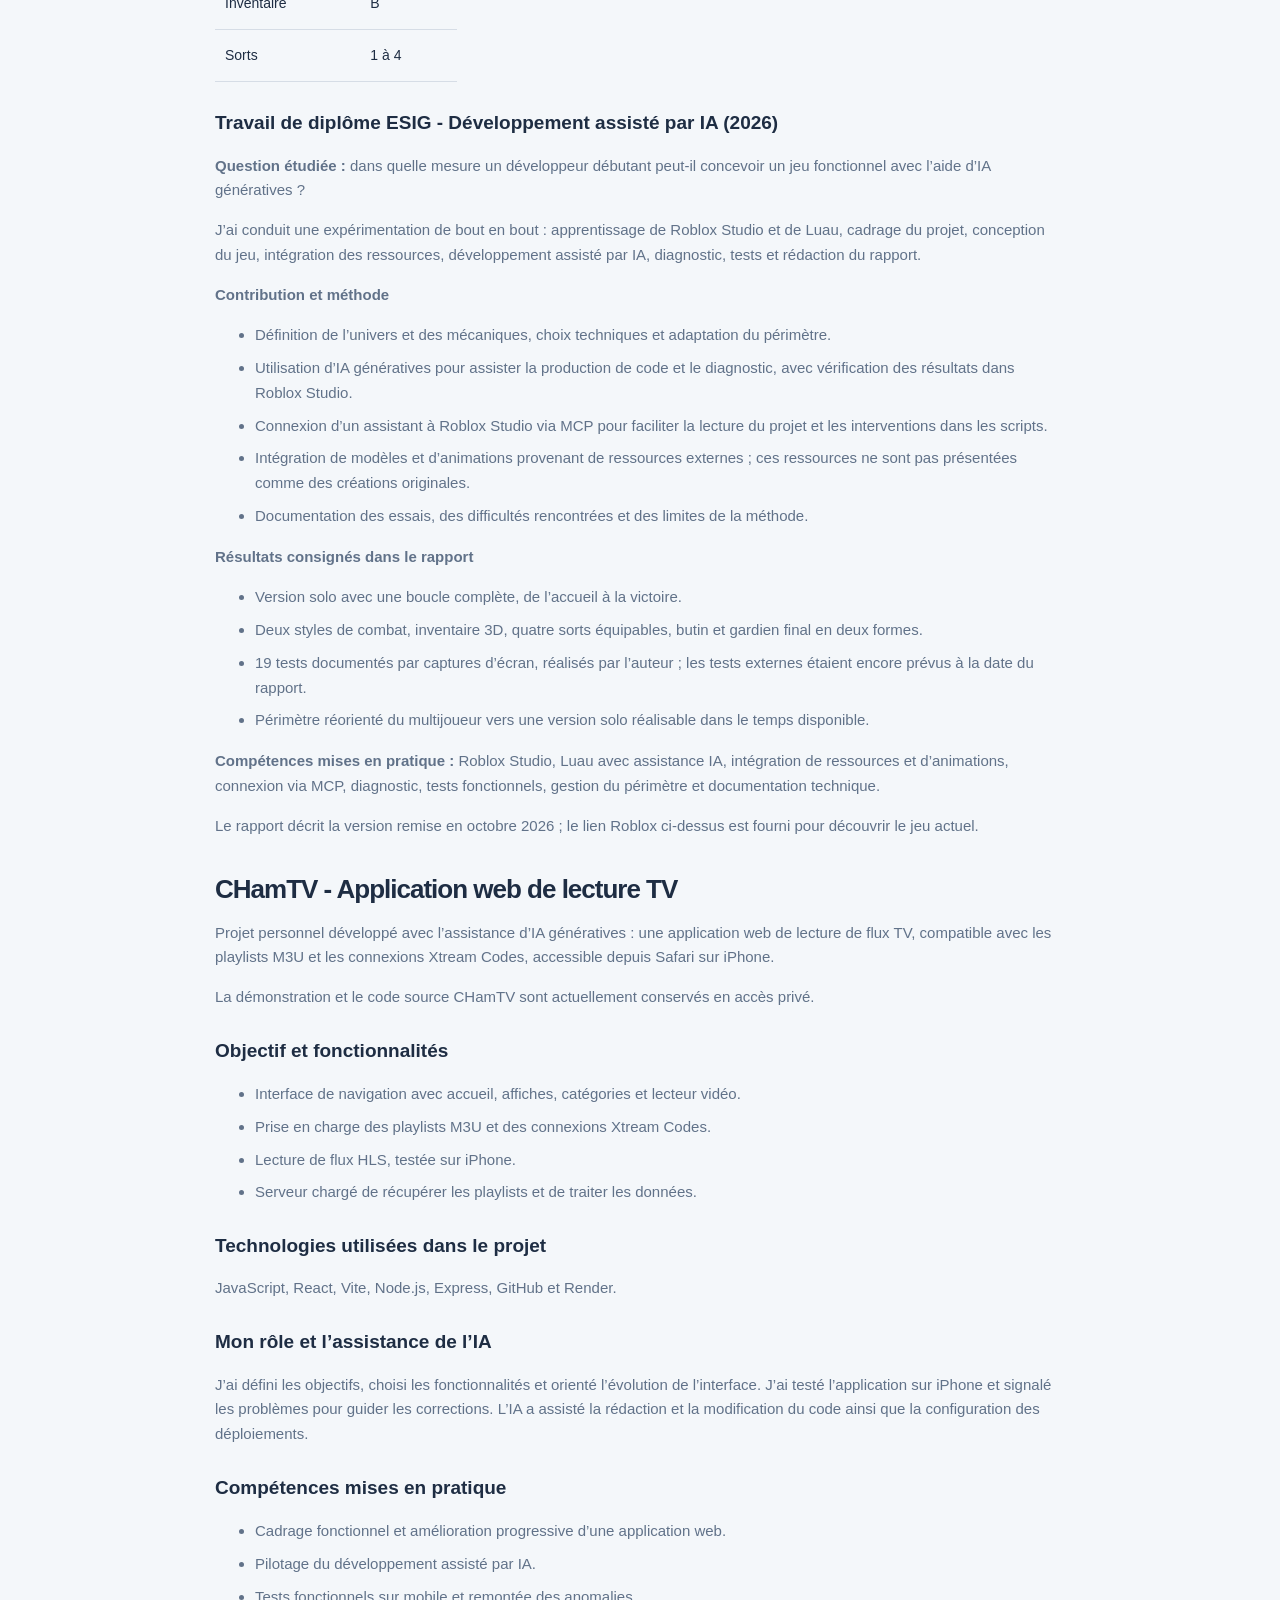
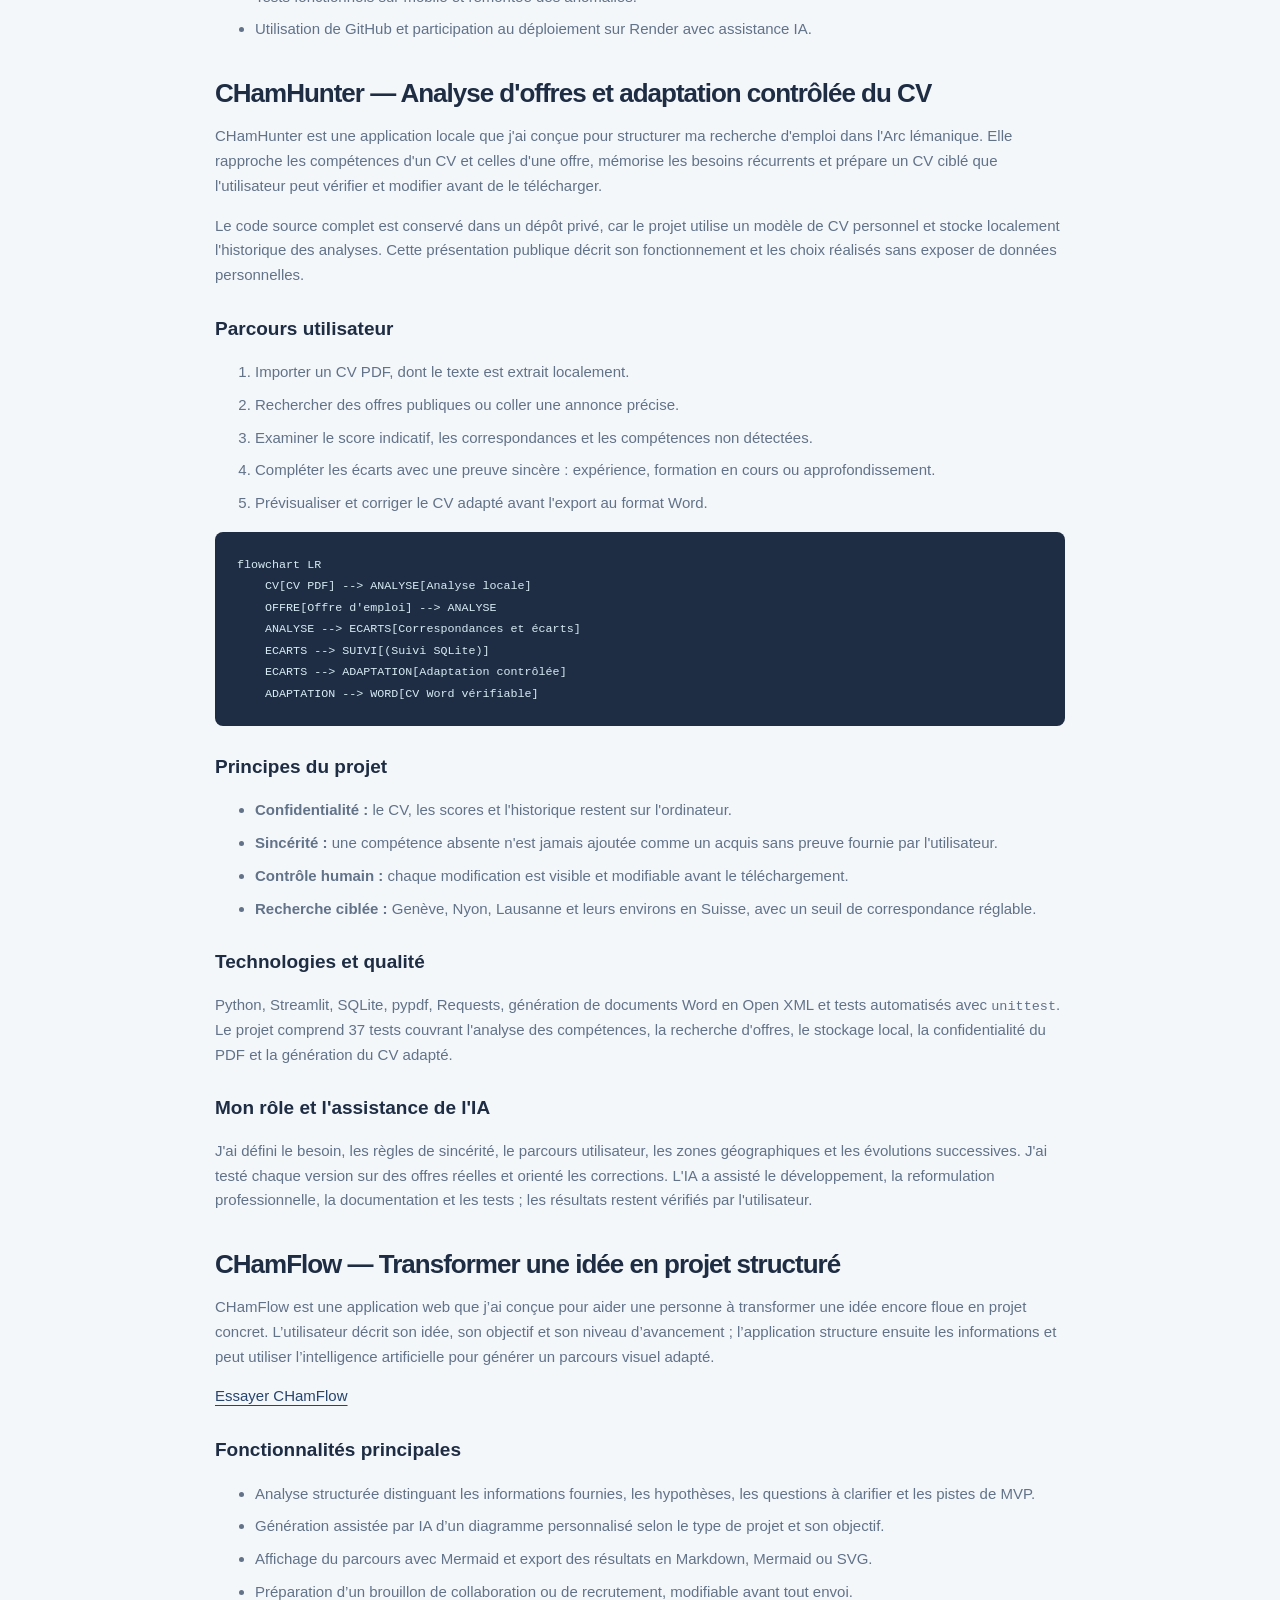
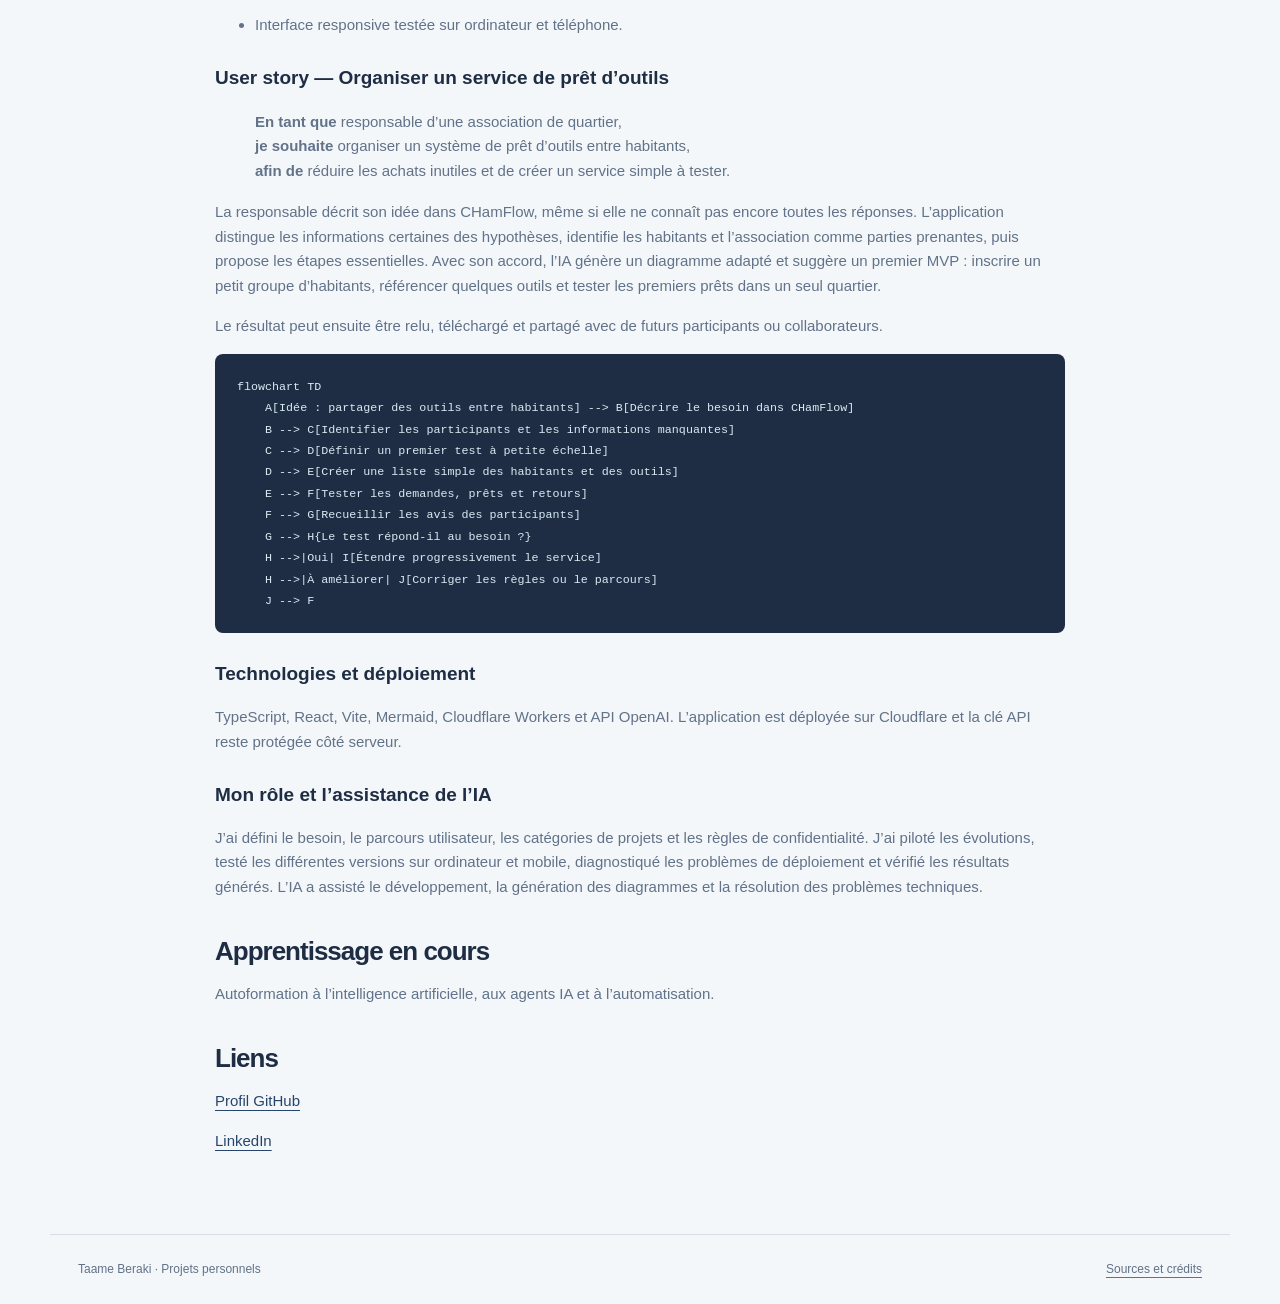
<file: archives.html>
<!doctype html><html lang="fr"><head><meta charset="utf-8"><meta name="viewport" content="width=device-width,initial-scale=1"><title>Archives des premières versions · Taame Beraki</title><link rel="stylesheet" href="assets/style.css"></head><body><a class="skip" href="#contenu">Aller au contenu</a><header><div class="nav"><a class="brand" href="index.html">Taame Beraki<span>.</span></a><nav aria-label="Navigation principale"><a href="index.html#projets">Projets</a><a href="chamdocs.html">Étude de cas</a><a href="index.html#contact">Contact</a></nav></div></header><main id="contenu"><article class="markdown section"><a class="breadcrumbs" href="index.html">← Portfolio</a><p class="note">Notes historiques conservées. Certaines présentations décrivent des versions antérieures, pas l’état actuel de toutes les applications.</p><h1>Taame BERAKI — Portfolio</h1>
<p>Informaticien de gestion | Formation et support informatique</p>
<p>Ce portfolio présente mes projets personnels et mon apprentissage continu.</p>
<h2>Ascension Divine — Jeu Roblox et travail de diplôme</h2>
<p>Ascension Divine est un jeu d’action dans un univers fantastique, auquel je consacre mon travail de diplôme. Ce projet s’inscrit également dans mon apprentissage du développement sur Roblox, nourri par des tutoriels et des formations sur YouTube.</p>
<h3>Univers et objectif</h3>
<p>Dans un monde céleste brisé en îles flottantes, le joueur incarne un guerrier béni chargé d’affronter des gardiens divins corrompus. Il équipe son épée, récupère des sorts sur les créatures et affronte un gardien déchu jusque dans une dimension parallèle. Chaque défaite entraîne un nouveau départ.</p>
<h3>Fonctionnalités du jeu</h3>
<ul>
<li>Combat à l’épée avec attaque spéciale, garde et parade.</li>
<li>Esquive, déplacement rapide, double saut et sprint.</li>
<li>Inventaire et équipement.</li>
<li>Sorts récupérés sur les créatures et accessibles via quatre raccourcis.</li>
<li>Affrontement d’un gardien dans une dimension parallèle.</li>
</ul>
<h3>Essayer le jeu</h3>
<p>L’expérience Roblox et sa vidéo complète sont actuellement conservées en accès privé.</p>
<p>Jeu gratuit, sans achat. Commandes prévues pour clavier et souris.</p>
<p>Pour commencer : ouvrir l’inventaire avec <strong>B</strong>, puis équiper l’épée et <strong>Aura Divine</strong>.</p>
<table>
<thead>
<tr>
<th>Action</th>
<th>Commande</th>
</tr>
</thead>
<tbody>
<tr>
<td>Attaquer</td>
<td>Clic gauche</td>
</tr>
<tr>
<td>Coup spécial</td>
<td>R</td>
</tr>
<tr>
<td>Garde et parade</td>
<td>F</td>
</tr>
<tr>
<td>Esquive</td>
<td>E</td>
</tr>
<tr>
<td>Déplacement rapide</td>
<td>Q</td>
</tr>
<tr>
<td>Double saut</td>
<td>Espace × 2</td>
</tr>
<tr>
<td>Sprint</td>
<td>Maj gauche</td>
</tr>
<tr>
<td>Caméra</td>
<td>Clic droit</td>
</tr>
<tr>
<td>Inventaire</td>
<td>B</td>
</tr>
<tr>
<td>Sorts</td>
<td>1 à 4</td>
</tr>
</tbody>
</table>
<h3>Travail de diplôme ESIG - Développement assisté par IA (2026)</h3>
<p><strong>Question étudiée :</strong> dans quelle mesure un développeur débutant peut-il concevoir un jeu fonctionnel avec l’aide d’IA génératives ?</p>
<p>J’ai conduit une expérimentation de bout en bout : apprentissage de Roblox Studio et de Luau, cadrage du projet, conception du jeu, intégration des ressources, développement assisté par IA, diagnostic, tests et rédaction du rapport.</p>
<p><strong>Contribution et méthode</strong></p>
<ul>
<li>Définition de l’univers et des mécaniques, choix techniques et adaptation du périmètre.</li>
<li>Utilisation d’IA génératives pour assister la production de code et le diagnostic, avec vérification des résultats dans Roblox Studio.</li>
<li>Connexion d’un assistant à Roblox Studio via MCP pour faciliter la lecture du projet et les interventions dans les scripts.</li>
<li>Intégration de modèles et d’animations provenant de ressources externes ; ces ressources ne sont pas présentées comme des créations originales.</li>
<li>Documentation des essais, des difficultés rencontrées et des limites de la méthode.</li>
</ul>
<p><strong>Résultats consignés dans le rapport</strong></p>
<ul>
<li>Version solo avec une boucle complète, de l’accueil à la victoire.</li>
<li>Deux styles de combat, inventaire 3D, quatre sorts équipables, butin et gardien final en deux formes.</li>
<li>19 tests documentés par captures d’écran, réalisés par l’auteur ; les tests externes étaient encore prévus à la date du rapport.</li>
<li>Périmètre réorienté du multijoueur vers une version solo réalisable dans le temps disponible.</li>
</ul>
<p><strong>Compétences mises en pratique :</strong> Roblox Studio, Luau avec assistance IA, intégration de ressources et d’animations, connexion via MCP, diagnostic, tests fonctionnels, gestion du périmètre et documentation technique.</p>
<p>Le rapport décrit la version remise en octobre 2026 ; le lien Roblox ci-dessus est fourni pour découvrir le jeu actuel.</p>
<h2>CHamTV - Application web de lecture TV</h2>
<p>Projet personnel développé avec l’assistance d’IA génératives : une application web de lecture de flux TV, compatible avec les playlists M3U et les connexions Xtream Codes, accessible depuis Safari sur iPhone.</p>
<p>La démonstration et le code source CHamTV sont actuellement conservés en accès privé.</p>
<h3>Objectif et fonctionnalités</h3>
<ul>
<li>Interface de navigation avec accueil, affiches, catégories et lecteur vidéo.</li>
<li>Prise en charge des playlists M3U et des connexions Xtream Codes.</li>
<li>Lecture de flux HLS, testée sur iPhone.</li>
<li>Serveur chargé de récupérer les playlists et de traiter les données.</li>
</ul>
<h3>Technologies utilisées dans le projet</h3>
<p>JavaScript, React, Vite, Node.js, Express, GitHub et Render.</p>
<h3>Mon rôle et l’assistance de l’IA</h3>
<p>J’ai défini les objectifs, choisi les fonctionnalités et orienté l’évolution de l’interface. J’ai testé l’application sur iPhone et signalé les problèmes pour guider les corrections. L’IA a assisté la rédaction et la modification du code ainsi que la configuration des déploiements.</p>
<h3>Compétences mises en pratique</h3>
<ul>
<li>Cadrage fonctionnel et amélioration progressive d’une application web.</li>
<li>Pilotage du développement assisté par IA.</li>
<li>Tests fonctionnels sur mobile et remontée des anomalies.</li>
<li>Utilisation de GitHub et participation au déploiement sur Render avec assistance IA.</li>
</ul>
<h2>CHamHunter — Analyse d'offres et adaptation contrôlée du CV</h2>
<p>CHamHunter est une application locale que j'ai conçue pour structurer ma
recherche d'emploi dans l'Arc lémanique. Elle rapproche les compétences d'un
CV et celles d'une offre, mémorise les besoins récurrents et prépare un CV
ciblé que l'utilisateur peut vérifier et modifier avant de le télécharger.</p>
<p>Le code source complet est conservé dans un dépôt privé, car le projet utilise
un modèle de CV personnel et stocke localement l'historique des analyses. Cette
présentation publique décrit son fonctionnement et les choix réalisés sans
exposer de données personnelles.</p>
<h3>Parcours utilisateur</h3>
<ol>
<li>Importer un CV PDF, dont le texte est extrait localement.</li>
<li>Rechercher des offres publiques ou coller une annonce précise.</li>
<li>Examiner le score indicatif, les correspondances et les compétences non
   détectées.</li>
<li>Compléter les écarts avec une preuve sincère : expérience, formation en
   cours ou approfondissement.</li>
<li>Prévisualiser et corriger le CV adapté avant l'export au format Word.</li>
</ol>
<pre><code class="language-mermaid">flowchart LR
    CV[CV PDF] --&gt; ANALYSE[Analyse locale]
    OFFRE[Offre d'emploi] --&gt; ANALYSE
    ANALYSE --&gt; ECARTS[Correspondances et écarts]
    ECARTS --&gt; SUIVI[(Suivi SQLite)]
    ECARTS --&gt; ADAPTATION[Adaptation contrôlée]
    ADAPTATION --&gt; WORD[CV Word vérifiable]
</code></pre>
<h3>Principes du projet</h3>
<ul>
<li><strong>Confidentialité :</strong> le CV, les scores et l'historique restent sur
  l'ordinateur.</li>
<li><strong>Sincérité :</strong> une compétence absente n'est jamais ajoutée comme un acquis
  sans preuve fournie par l'utilisateur.</li>
<li><strong>Contrôle humain :</strong> chaque modification est visible et modifiable avant le
  téléchargement.</li>
<li><strong>Recherche ciblée :</strong> Genève, Nyon, Lausanne et leurs environs en Suisse,
  avec un seuil de correspondance réglable.</li>
</ul>
<h3>Technologies et qualité</h3>
<p>Python, Streamlit, SQLite, pypdf, Requests, génération de documents Word en
Open XML et tests automatisés avec <code>unittest</code>. Le projet comprend 37 tests
couvrant l'analyse des compétences, la recherche d'offres, le stockage local,
la confidentialité du PDF et la génération du CV adapté.</p>
<h3>Mon rôle et l'assistance de l'IA</h3>
<p>J'ai défini le besoin, les règles de sincérité, le parcours utilisateur, les
zones géographiques et les évolutions successives. J'ai testé chaque version
sur des offres réelles et orienté les corrections. L'IA a assisté le
développement, la reformulation professionnelle, la documentation et les
tests ; les résultats restent vérifiés par l'utilisateur.</p>
<h2>CHamFlow — Transformer une idée en projet structuré</h2>
<p>CHamFlow est une application web que j’ai conçue pour aider une personne à transformer une idée encore floue en projet concret. L’utilisateur décrit son idée, son objectif et son niveau d’avancement ; l’application structure ensuite les informations et peut utiliser l’intelligence artificielle pour générer un parcours visuel adapté.</p>
<p><a href="https://chamflow.taametest.workers.dev/">Essayer CHamFlow</a></p>
<h3>Fonctionnalités principales</h3>
<ul>
<li>Analyse structurée distinguant les informations fournies, les hypothèses, les questions à clarifier et les pistes de MVP.</li>
<li>Génération assistée par IA d’un diagramme personnalisé selon le type de projet et son objectif.</li>
<li>Affichage du parcours avec Mermaid et export des résultats en Markdown, Mermaid ou SVG.</li>
<li>Préparation d’un brouillon de collaboration ou de recrutement, modifiable avant tout envoi.</li>
<li>Interface responsive testée sur ordinateur et téléphone.</li>
</ul>
<h3>User story — Organiser un service de prêt d’outils</h3>
<blockquote>
<p><strong>En tant que</strong> responsable d’une association de quartier,<br />
<strong>je souhaite</strong> organiser un système de prêt d’outils entre habitants,<br />
<strong>afin de</strong> réduire les achats inutiles et de créer un service simple à tester.</p>
</blockquote>
<p>La responsable décrit son idée dans CHamFlow, même si elle ne connaît pas encore toutes les réponses. L’application distingue les informations certaines des hypothèses, identifie les habitants et l’association comme parties prenantes, puis propose les étapes essentielles. Avec son accord, l’IA génère un diagramme adapté et suggère un premier MVP : inscrire un petit groupe d’habitants, référencer quelques outils et tester les premiers prêts dans un seul quartier.</p>
<p>Le résultat peut ensuite être relu, téléchargé et partagé avec de futurs participants ou collaborateurs.</p>
<pre><code class="language-mermaid">flowchart TD
    A[Idée : partager des outils entre habitants] --&gt; B[Décrire le besoin dans CHamFlow]
    B --&gt; C[Identifier les participants et les informations manquantes]
    C --&gt; D[Définir un premier test à petite échelle]
    D --&gt; E[Créer une liste simple des habitants et des outils]
    E --&gt; F[Tester les demandes, prêts et retours]
    F --&gt; G[Recueillir les avis des participants]
    G --&gt; H{Le test répond-il au besoin ?}
    H --&gt;|Oui| I[Étendre progressivement le service]
    H --&gt;|À améliorer| J[Corriger les règles ou le parcours]
    J --&gt; F
</code></pre>
<h3>Technologies et déploiement</h3>
<p>TypeScript, React, Vite, Mermaid, Cloudflare Workers et API OpenAI. L’application est déployée sur Cloudflare et la clé API reste protégée côté serveur.</p>
<h3>Mon rôle et l’assistance de l’IA</h3>
<p>J’ai défini le besoin, le parcours utilisateur, les catégories de projets et les règles de confidentialité. J’ai piloté les évolutions, testé les différentes versions sur ordinateur et mobile, diagnostiqué les problèmes de déploiement et vérifié les résultats générés. L’IA a assisté le développement, la génération des diagrammes et la résolution des problèmes techniques.</p>
<h2>Apprentissage en cours</h2>
<p>Autoformation à l’intelligence artificielle, aux agents IA et à l’automatisation.</p>
<h2>Liens</h2>
<p><a href="https://github.com/CHamlarr1994">Profil GitHub</a></p>
<p><a href="https://www.linkedin.com/in/chamlarr/">LinkedIn</a></p></article></main><footer><span>Taame Beraki · Projets personnels</span><a href="references.html">Sources et crédits</a></footer></body></html>
</file>
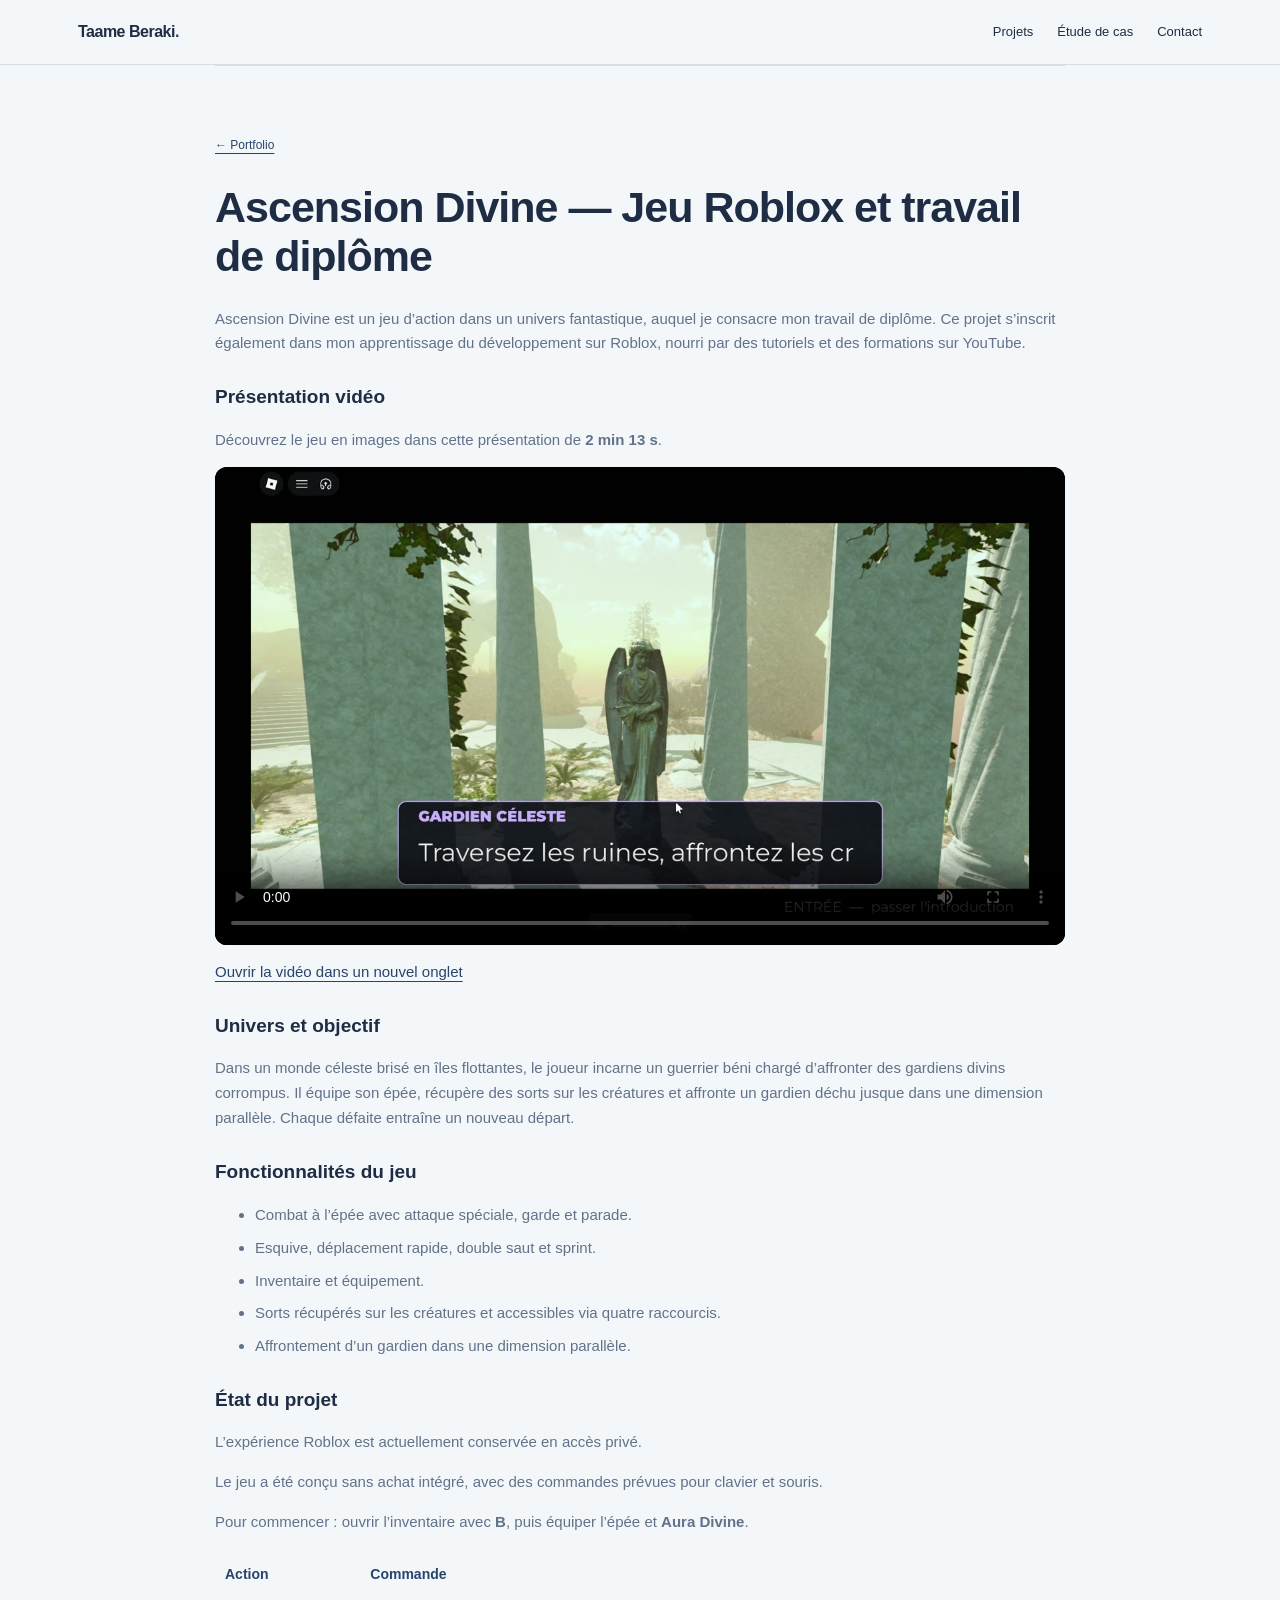
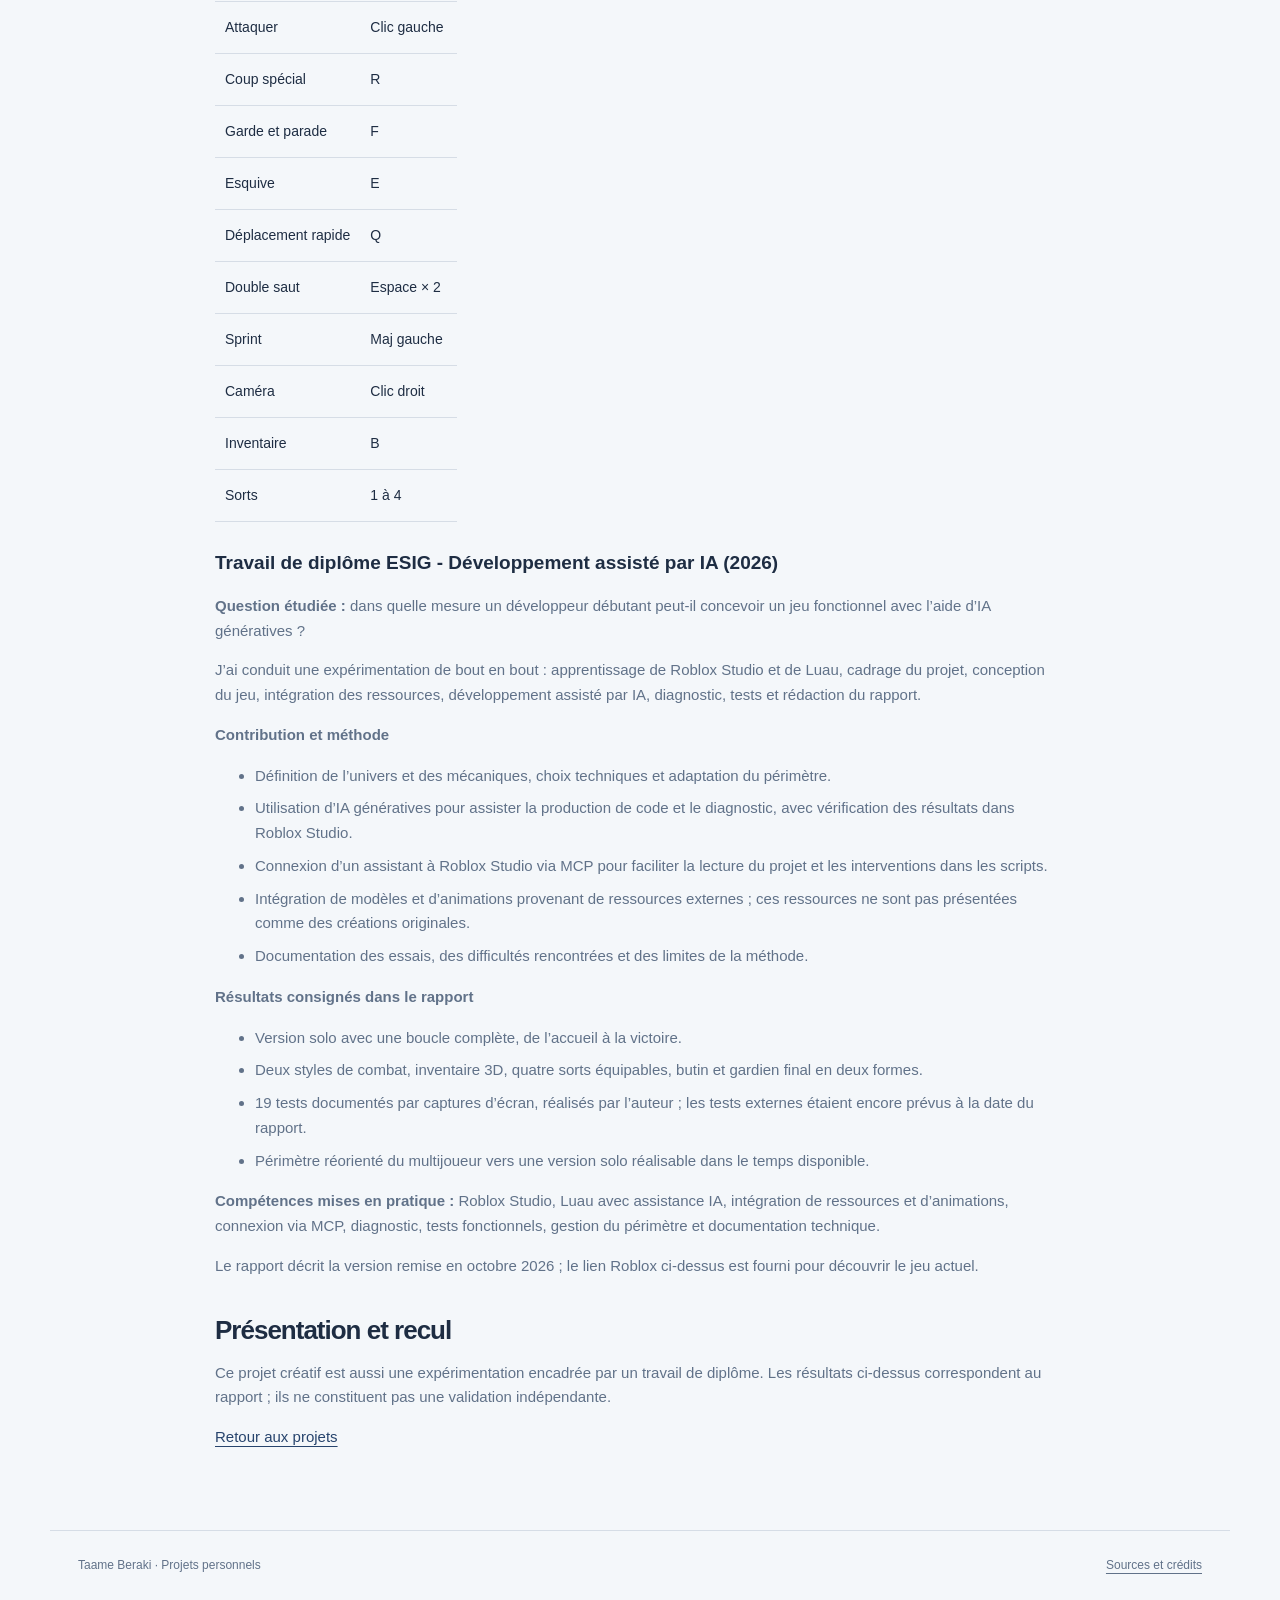
<file: ascension-divine.html>
<!doctype html><html lang="fr"><head><meta charset="utf-8"><meta name="viewport" content="width=device-width,initial-scale=1"><title>Ascension Divine · Taame Beraki</title><link rel="stylesheet" href="assets/style.css"></head><body><a class="skip" href="#contenu">Aller au contenu</a><header><div class="nav"><a class="brand" href="index.html">Taame Beraki<span>.</span></a><nav aria-label="Navigation principale"><a href="index.html#projets">Projets</a><a href="chamdocs.html">Étude de cas</a><a href="index.html#contact">Contact</a></nav></div></header><main id="contenu"><article class="markdown section"><a class="breadcrumbs" href="index.html">← Portfolio</a><h1>Ascension Divine — Jeu Roblox et travail de diplôme</h1>
<p>Ascension Divine est un jeu d’action dans un univers fantastique, auquel je consacre mon travail de diplôme. Ce projet s’inscrit également dans mon apprentissage du développement sur Roblox, nourri par des tutoriels et des formations sur YouTube.</p>
<h3>Présentation vidéo</h3>
<p>Découvrez le jeu en images dans cette présentation de <strong>2 min 13 s</strong>.</p>
<video controls playsinline preload="metadata" poster="assets/videos/ascension-divine-poster.jpg" aria-label="Présentation vidéo du jeu Ascension Divine" style="display:block;width:100%;height:auto;aspect-ratio:16/9;background:#101b2a;border-radius:12px">
  <source src="assets/videos/ascension-divine-presentation.mp4" type="video/mp4">
  Votre navigateur ne peut pas lire cette vidéo. <a href="assets/videos/ascension-divine-presentation.mp4">Ouvrir la présentation vidéo</a>.
</video>
<p><a href="assets/videos/ascension-divine-presentation.mp4" target="_blank" rel="noopener">Ouvrir la vidéo dans un nouvel onglet</a></p>
<h3>Univers et objectif</h3>
<p>Dans un monde céleste brisé en îles flottantes, le joueur incarne un guerrier béni chargé d’affronter des gardiens divins corrompus. Il équipe son épée, récupère des sorts sur les créatures et affronte un gardien déchu jusque dans une dimension parallèle. Chaque défaite entraîne un nouveau départ.</p>
<h3>Fonctionnalités du jeu</h3>
<ul>
<li>Combat à l’épée avec attaque spéciale, garde et parade.</li>
<li>Esquive, déplacement rapide, double saut et sprint.</li>
<li>Inventaire et équipement.</li>
<li>Sorts récupérés sur les créatures et accessibles via quatre raccourcis.</li>
<li>Affrontement d’un gardien dans une dimension parallèle.</li>
</ul>
<h3>État du projet</h3>
<p>L’expérience Roblox est actuellement conservée en accès privé.</p>
<p>Le jeu a été conçu sans achat intégré, avec des commandes prévues pour clavier et souris.</p>
<p>Pour commencer : ouvrir l’inventaire avec <strong>B</strong>, puis équiper l’épée et <strong>Aura Divine</strong>.</p>
<table>
<thead>
<tr>
<th>Action</th>
<th>Commande</th>
</tr>
</thead>
<tbody>
<tr>
<td>Attaquer</td>
<td>Clic gauche</td>
</tr>
<tr>
<td>Coup spécial</td>
<td>R</td>
</tr>
<tr>
<td>Garde et parade</td>
<td>F</td>
</tr>
<tr>
<td>Esquive</td>
<td>E</td>
</tr>
<tr>
<td>Déplacement rapide</td>
<td>Q</td>
</tr>
<tr>
<td>Double saut</td>
<td>Espace × 2</td>
</tr>
<tr>
<td>Sprint</td>
<td>Maj gauche</td>
</tr>
<tr>
<td>Caméra</td>
<td>Clic droit</td>
</tr>
<tr>
<td>Inventaire</td>
<td>B</td>
</tr>
<tr>
<td>Sorts</td>
<td>1 à 4</td>
</tr>
</tbody>
</table>
<h3>Travail de diplôme ESIG - Développement assisté par IA (2026)</h3>
<p><strong>Question étudiée :</strong> dans quelle mesure un développeur débutant peut-il concevoir un jeu fonctionnel avec l’aide d’IA génératives ?</p>
<p>J’ai conduit une expérimentation de bout en bout : apprentissage de Roblox Studio et de Luau, cadrage du projet, conception du jeu, intégration des ressources, développement assisté par IA, diagnostic, tests et rédaction du rapport.</p>
<p><strong>Contribution et méthode</strong></p>
<ul>
<li>Définition de l’univers et des mécaniques, choix techniques et adaptation du périmètre.</li>
<li>Utilisation d’IA génératives pour assister la production de code et le diagnostic, avec vérification des résultats dans Roblox Studio.</li>
<li>Connexion d’un assistant à Roblox Studio via MCP pour faciliter la lecture du projet et les interventions dans les scripts.</li>
<li>Intégration de modèles et d’animations provenant de ressources externes ; ces ressources ne sont pas présentées comme des créations originales.</li>
<li>Documentation des essais, des difficultés rencontrées et des limites de la méthode.</li>
</ul>
<p><strong>Résultats consignés dans le rapport</strong></p>
<ul>
<li>Version solo avec une boucle complète, de l’accueil à la victoire.</li>
<li>Deux styles de combat, inventaire 3D, quatre sorts équipables, butin et gardien final en deux formes.</li>
<li>19 tests documentés par captures d’écran, réalisés par l’auteur ; les tests externes étaient encore prévus à la date du rapport.</li>
<li>Périmètre réorienté du multijoueur vers une version solo réalisable dans le temps disponible.</li>
</ul>
<p><strong>Compétences mises en pratique :</strong> Roblox Studio, Luau avec assistance IA, intégration de ressources et d’animations, connexion via MCP, diagnostic, tests fonctionnels, gestion du périmètre et documentation technique.</p>
<p>Le rapport décrit la version remise en octobre 2026 ; le lien Roblox ci-dessus est fourni pour découvrir le jeu actuel.</p>
<h2>Présentation et recul</h2>
<p>Ce projet créatif est aussi une expérimentation encadrée par un travail de diplôme. Les résultats ci-dessus correspondent au rapport ; ils ne constituent pas une validation indépendante.</p>
<p><a href="index.html#projets">Retour aux projets</a></p></article></main><footer><span>Taame Beraki · Projets personnels</span><a href="references.html">Sources et crédits</a></footer></body></html>
</file>
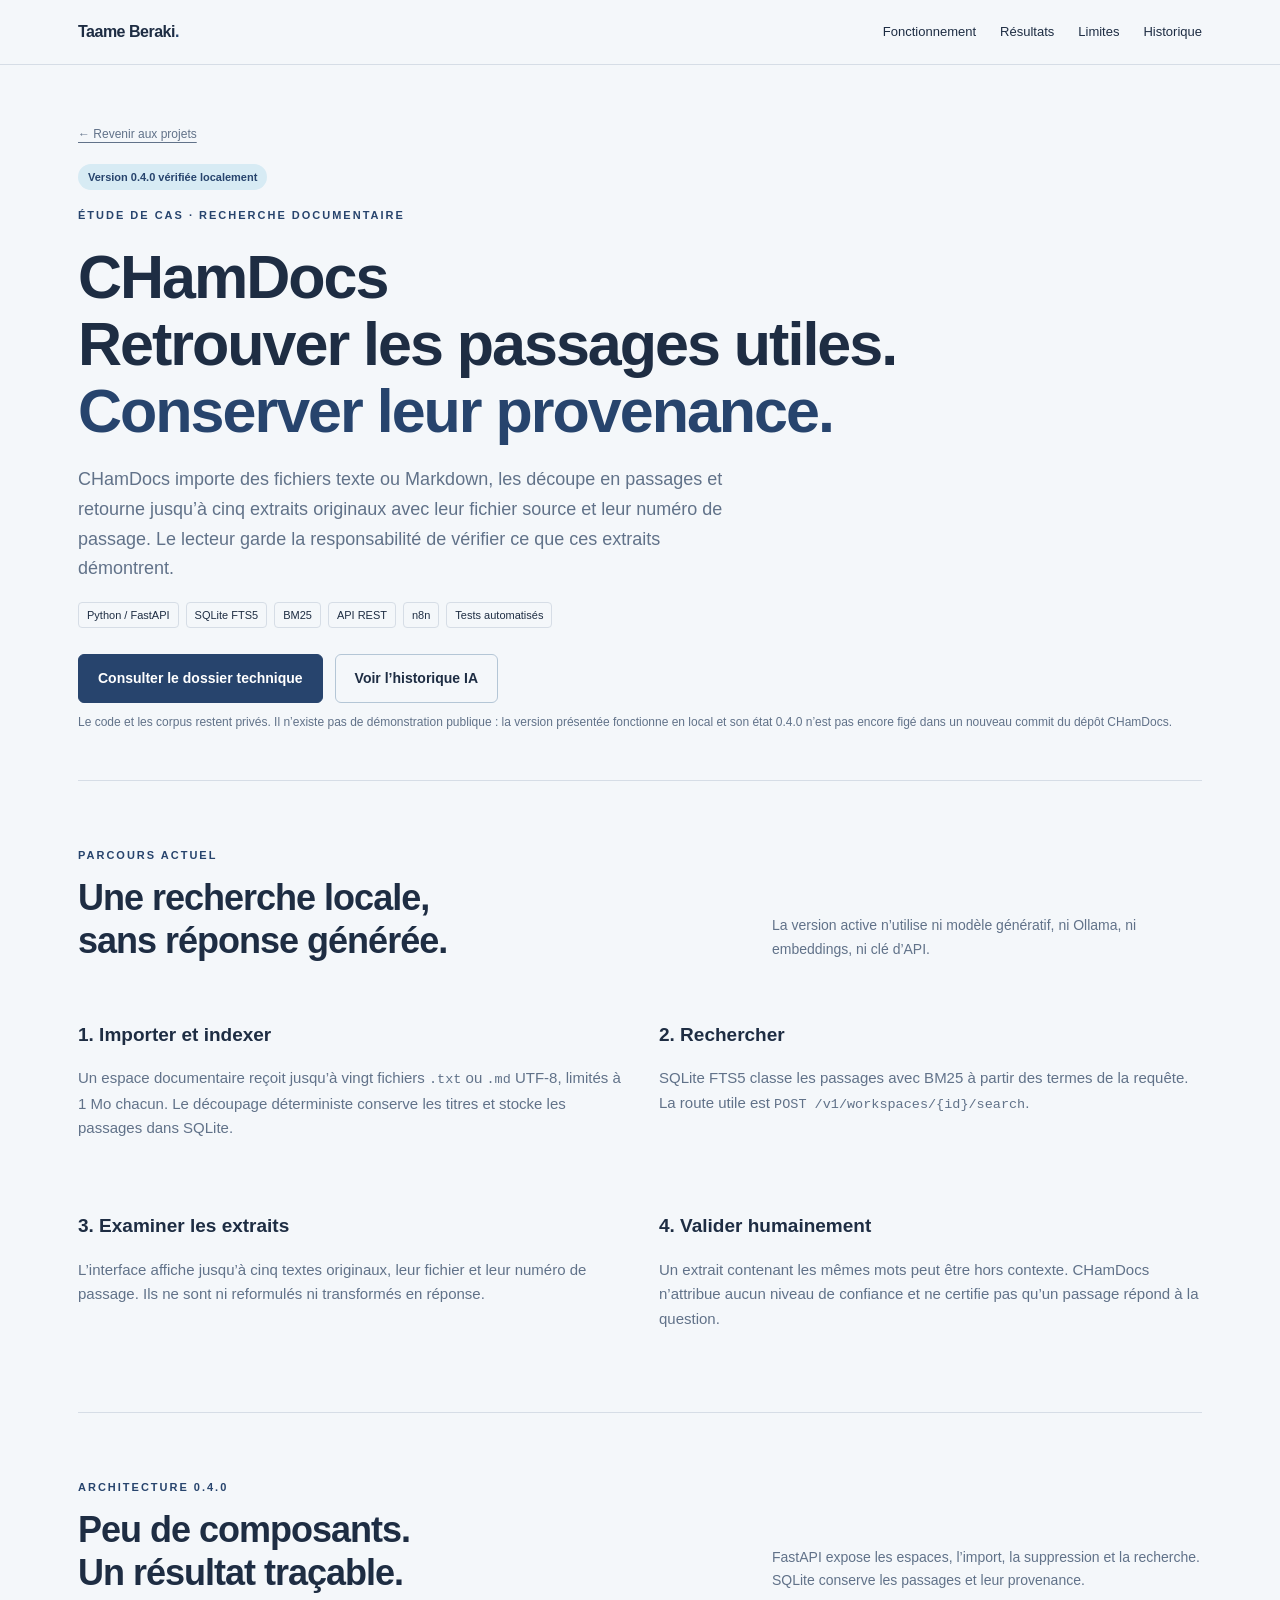
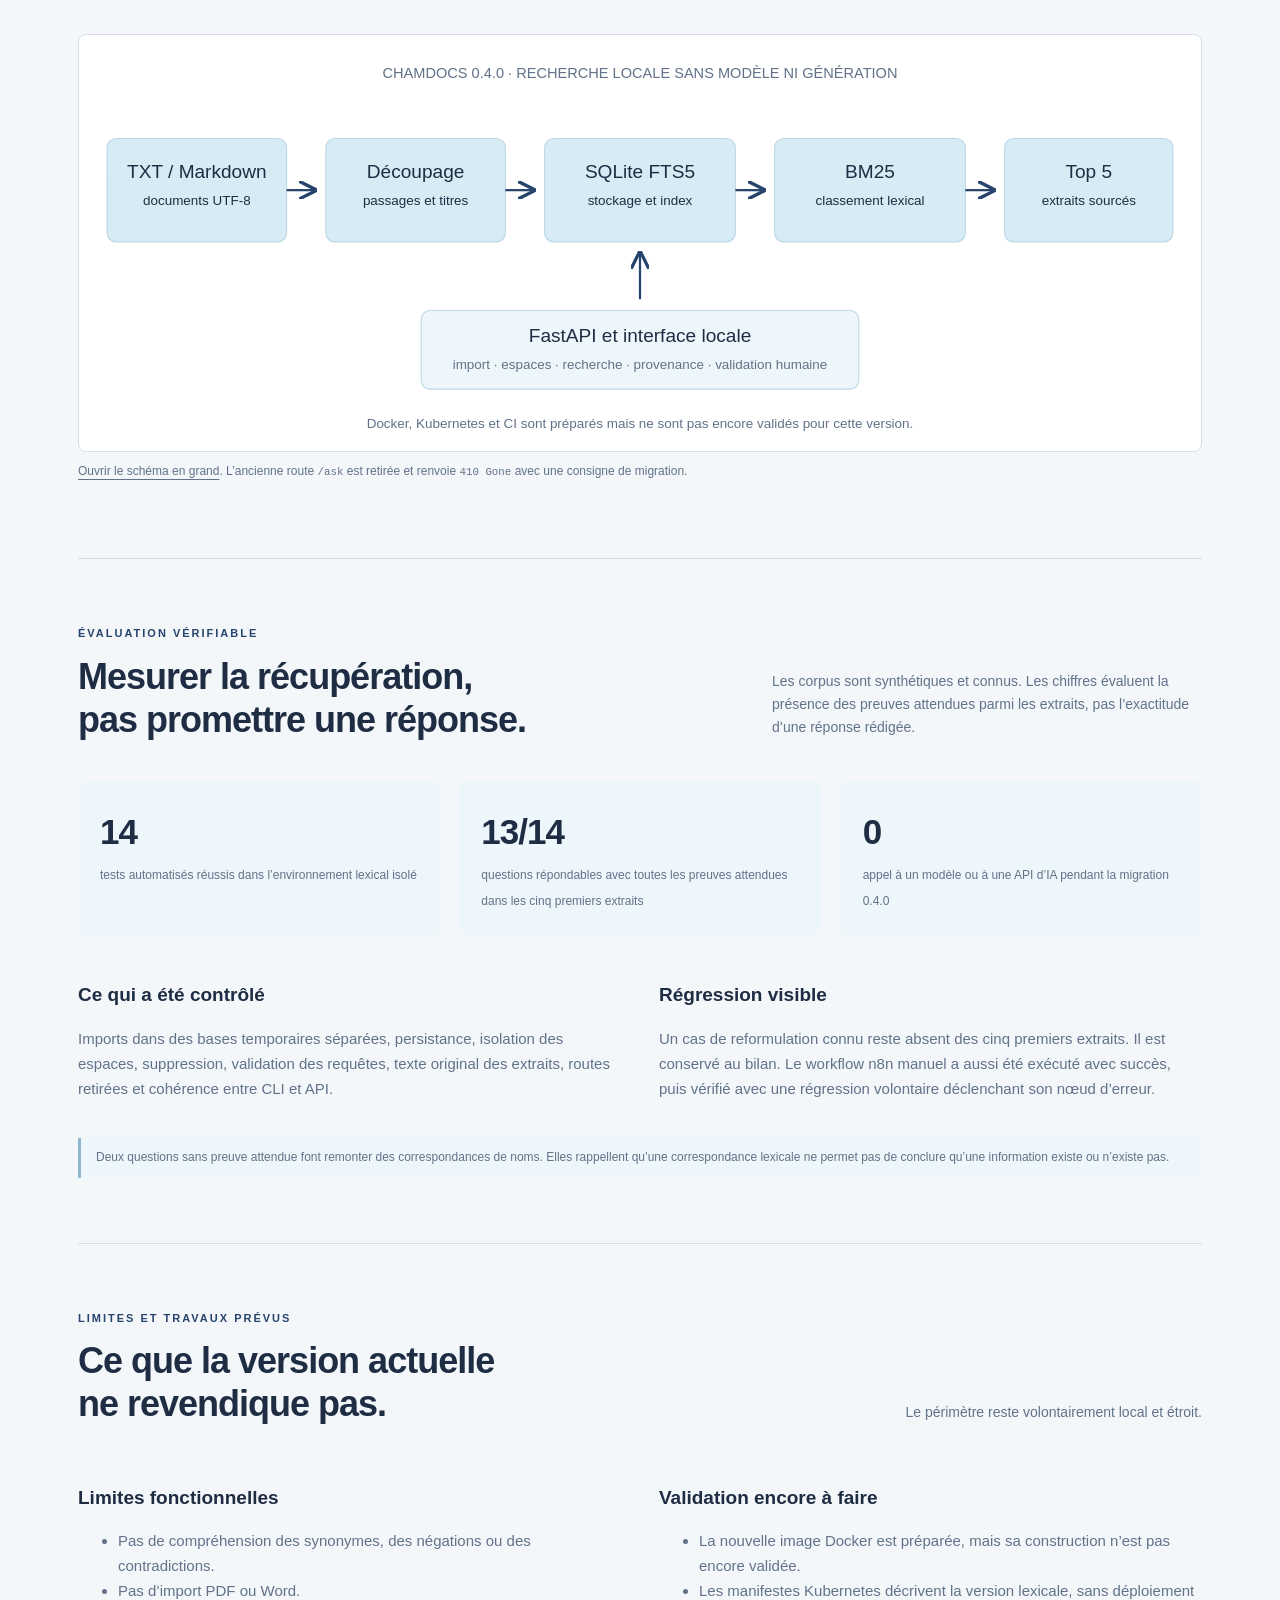
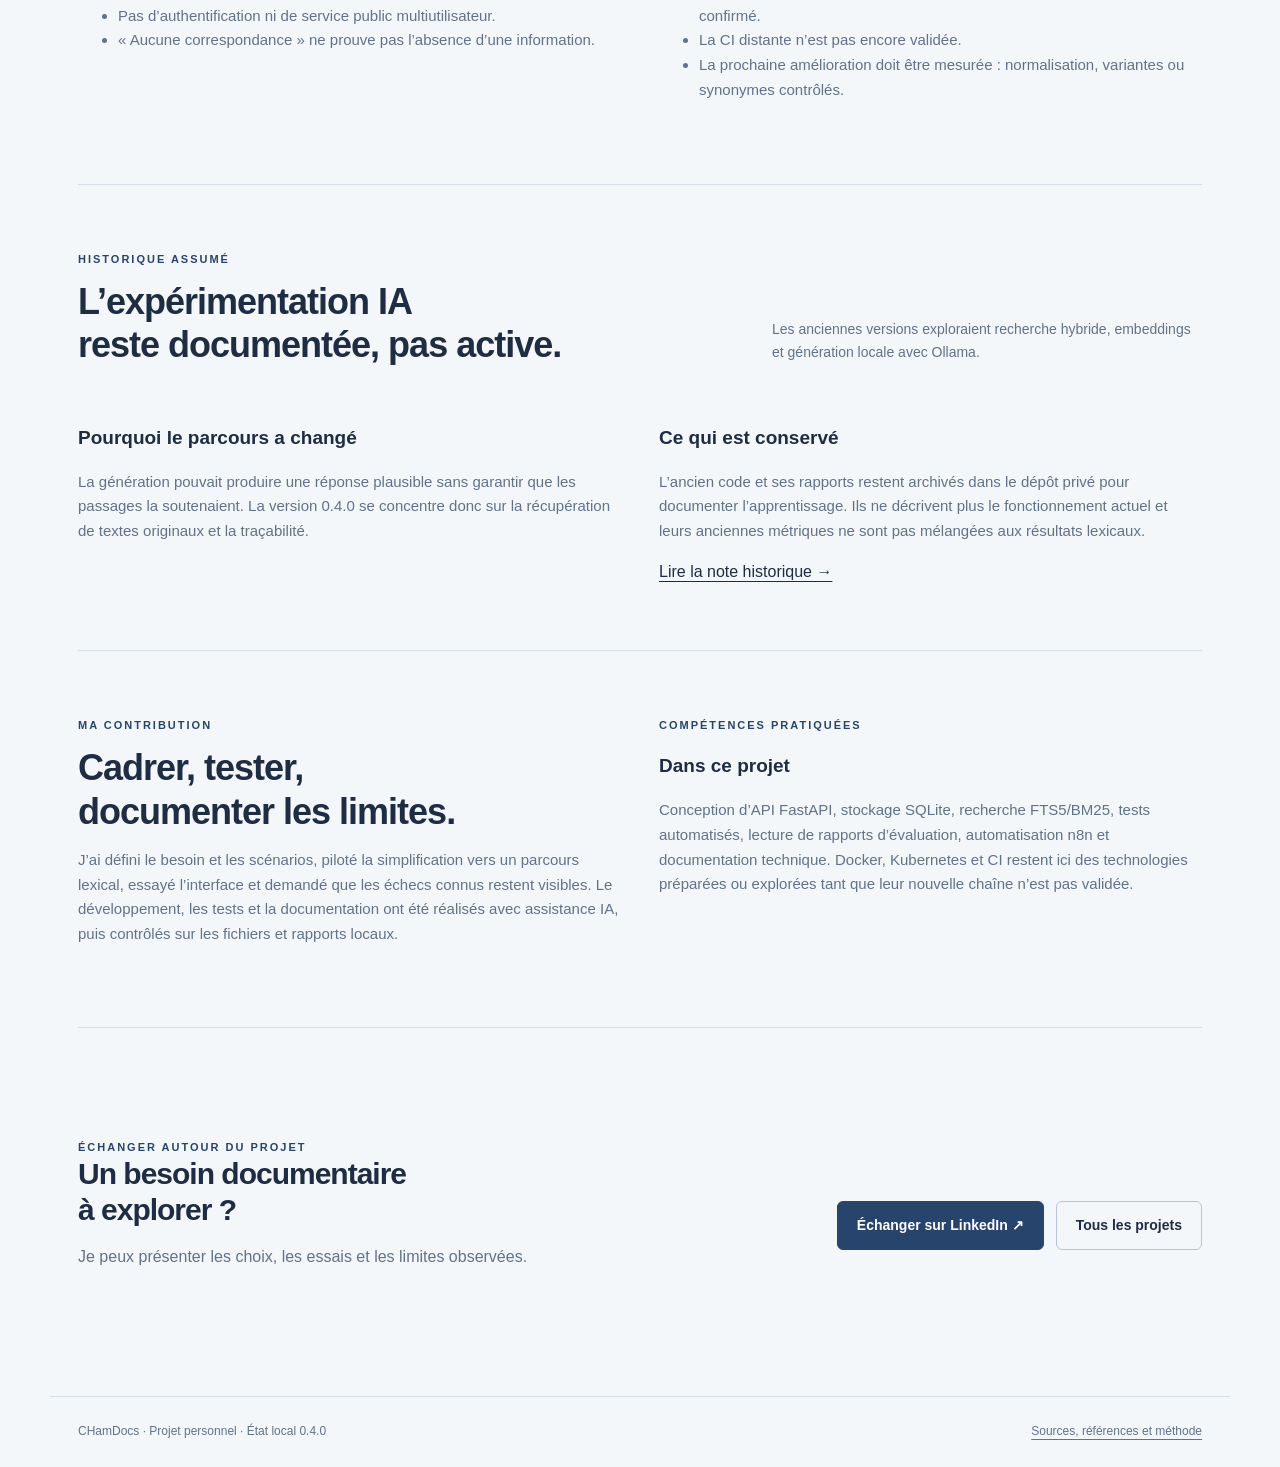
<file: chamdocs.html>
<!doctype html>
<html lang="fr">
<head>
  <meta charset="utf-8">
  <meta name="viewport" content="width=device-width,initial-scale=1">
  <meta name="description" content="CHamDocs 0.4.0 : moteur local de recherche documentaire avec FastAPI, SQLite FTS5/BM25 et extraits originaux traçables.">
  <meta name="theme-color" content="#1e2d43">
  <title>CHamDocs · Recherche documentaire traçable · Taame Beraki</title>
  <link rel="stylesheet" href="assets/style.css">
</head>
<body>
<a class="skip" href="#contenu">Aller au contenu</a>
<header><div class="nav"><a class="brand" href="index.html">Taame Beraki<span>.</span></a><nav aria-label="Navigation principale"><a href="#fonctionnement">Fonctionnement</a><a href="#resultats">Résultats</a><a href="#limites">Limites</a><a href="#historique">Historique</a></nav></div></header>
<main id="contenu">
  <section class="case-top">
    <a class="breadcrumbs" href="index.html">← Revenir aux projets</a>
    <p><span class="status">Version 0.4.0 vérifiée localement</span></p>
    <div class="eyebrow">Étude de cas · Recherche documentaire</div>
    <h1>CHamDocs<br>Retrouver les passages utiles.<br><span style="color:var(--green)">Conserver leur provenance.</span></h1>
    <p class="lede">CHamDocs importe des fichiers texte ou Markdown, les découpe en passages et retourne jusqu’à cinq extraits originaux avec leur fichier source et leur numéro de passage. Le lecteur garde la responsabilité de vérifier ce que ces extraits démontrent.</p>
    <div class="tags"><span>Python / FastAPI</span><span>SQLite FTS5</span><span>BM25</span><span>API REST</span><span>n8n</span><span>Tests automatisés</span></div>
    <div class="actions"><a class="button" href="dossier-chamdocs.html">Consulter le dossier technique</a><a class="button secondary" href="entreprise.html">Voir l’historique IA</a></div>
    <p class="caption">Le code et les corpus restent privés. Il n’existe pas de démonstration publique : la version présentée fonctionne en local et son état 0.4.0 n’est pas encore figé dans un nouveau commit du dépôt CHamDocs.</p>
  </section>

  <section class="section" id="fonctionnement">
    <div class="section-head"><div><div class="eyebrow">Parcours actuel</div><h2>Une recherche locale,<br>sans réponse générée.</h2></div><p>La version active n’utilise ni modèle génératif, ni Ollama, ni embeddings, ni clé d’API.</p></div>
    <div class="two prose">
      <div><h3>1. Importer et indexer</h3><p>Un espace documentaire reçoit jusqu’à vingt fichiers <code>.txt</code> ou <code>.md</code> UTF-8, limités à 1 Mo chacun. Le découpage déterministe conserve les titres et stocke les passages dans SQLite.</p></div>
      <div><h3>2. Rechercher</h3><p>SQLite FTS5 classe les passages avec BM25 à partir des termes de la requête. La route utile est <code>POST /v1/workspaces/{id}/search</code>.</p></div>
      <div><h3>3. Examiner les extraits</h3><p>L’interface affiche jusqu’à cinq textes originaux, leur fichier et leur numéro de passage. Ils ne sont ni reformulés ni transformés en réponse.</p></div>
      <div><h3>4. Valider humainement</h3><p>Un extrait contenant les mêmes mots peut être hors contexte. CHamDocs n’attribue aucun niveau de confiance et ne certifie pas qu’un passage répond à la question.</p></div>
    </div>
  </section>

  <section class="section" id="architecture">
    <div class="section-head"><div><div class="eyebrow">Architecture 0.4.0</div><h2>Peu de composants.<br>Un résultat traçable.</h2></div><p>FastAPI expose les espaces, l’import, la suppression et la recherche. SQLite conserve les passages et leur provenance.</p></div>
    <img class="diagram" src="assets/architecture.svg" width="1000" height="370" alt="Flux CHamDocs : fichiers texte ou Markdown, découpage, SQLite FTS5 et BM25, cinq extraits sourcés puis validation humaine.">
    <p class="caption"><a href="assets/architecture.svg">Ouvrir le schéma en grand</a>. L’ancienne route <code>/ask</code> est retirée et renvoie <code>410 Gone</code> avec une consigne de migration.</p>
  </section>

  <section class="section" id="resultats">
    <div class="section-head"><div><div class="eyebrow">Évaluation vérifiable</div><h2>Mesurer la récupération,<br>pas promettre une réponse.</h2></div><p>Les corpus sont synthétiques et connus. Les chiffres évaluent la présence des preuves attendues parmi les extraits, pas l’exactitude d’une réponse rédigée.</p></div>
    <div class="metrics">
      <div class="metric"><strong>14</strong><span>tests automatisés réussis dans l’environnement lexical isolé</span></div>
      <div class="metric"><strong>13/14</strong><span>questions répondables avec toutes les preuves attendues dans les cinq premiers extraits</span></div>
      <div class="metric"><strong>0</strong><span>appel à un modèle ou à une API d’IA pendant la migration 0.4.0</span></div>
    </div>
    <div class="two prose">
      <div><h3>Ce qui a été contrôlé</h3><p>Imports dans des bases temporaires séparées, persistance, isolation des espaces, suppression, validation des requêtes, texte original des extraits, routes retirées et cohérence entre CLI et API.</p></div>
      <div><h3>Régression visible</h3><p>Un cas de reformulation connu reste absent des cinq premiers extraits. Il est conservé au bilan. Le workflow n8n manuel a aussi été exécuté avec succès, puis vérifié avec une régression volontaire déclenchant son nœud d’erreur.</p></div>
    </div>
    <div class="note">Deux questions sans preuve attendue font remonter des correspondances de noms. Elles rappellent qu’une correspondance lexicale ne permet pas de conclure qu’une information existe ou n’existe pas.</div>
  </section>

  <section class="section" id="limites">
    <div class="section-head"><div><div class="eyebrow">Limites et travaux prévus</div><h2>Ce que la version actuelle<br>ne revendique pas.</h2></div><p>Le périmètre reste volontairement local et étroit.</p></div>
    <div class="two prose">
      <div><h3>Limites fonctionnelles</h3><ul><li>Pas de compréhension des synonymes, des négations ou des contradictions.</li><li>Pas d’import PDF ou Word.</li><li>Pas d’authentification ni de service public multiutilisateur.</li><li>« Aucune correspondance » ne prouve pas l’absence d’une information.</li></ul></div>
      <div><h3>Validation encore à faire</h3><ul><li>La nouvelle image Docker est préparée, mais sa construction n’est pas encore validée.</li><li>Les manifestes Kubernetes décrivent la version lexicale, sans déploiement confirmé.</li><li>La CI distante n’est pas encore validée.</li><li>La prochaine amélioration doit être mesurée : normalisation, variantes ou synonymes contrôlés.</li></ul></div>
    </div>
  </section>

  <section class="section" id="historique">
    <div class="section-head"><div><div class="eyebrow">Historique assumé</div><h2>L’expérimentation IA<br>reste documentée, pas active.</h2></div><p>Les anciennes versions exploraient recherche hybride, embeddings et génération locale avec Ollama.</p></div>
    <div class="two prose"><div><h3>Pourquoi le parcours a changé</h3><p>La génération pouvait produire une réponse plausible sans garantir que les passages la soutenaient. La version 0.4.0 se concentre donc sur la récupération de textes originaux et la traçabilité.</p></div><div><h3>Ce qui est conservé</h3><p>L’ancien code et ses rapports restent archivés dans le dépôt privé pour documenter l’apprentissage. Ils ne décrivent plus le fonctionnement actuel et leurs anciennes métriques ne sont pas mélangées aux résultats lexicaux.</p><a href="entreprise.html">Lire la note historique →</a></div></div>
  </section>

  <section class="section"><div class="two prose"><div><div class="eyebrow">Ma contribution</div><h2>Cadrer, tester,<br>documenter les limites.</h2><p>J’ai défini le besoin et les scénarios, piloté la simplification vers un parcours lexical, essayé l’interface et demandé que les échecs connus restent visibles. Le développement, les tests et la documentation ont été réalisés avec assistance IA, puis contrôlés sur les fichiers et rapports locaux.</p></div><div><div class="eyebrow">Compétences pratiquées</div><h3>Dans ce projet</h3><p>Conception d’API FastAPI, stockage SQLite, recherche FTS5/BM25, tests automatisés, lecture de rapports d’évaluation, automatisation n8n et documentation technique. Docker, Kubernetes et CI restent ici des technologies préparées ou explorées tant que leur nouvelle chaîne n’est pas validée.</p></div></div></section>

  <section class="section"><div class="contact"><div><div class="eyebrow">Échanger autour du projet</div><h2>Un besoin documentaire<br>à explorer ?</h2><p class="subtle">Je peux présenter les choix, les essais et les limites observées.</p></div><div class="actions"><a class="button" href="https://www.linkedin.com/in/chamlarr/">Échanger sur LinkedIn ↗</a><a class="button secondary" href="index.html">Tous les projets</a></div></div></section>
</main>
<footer><span>CHamDocs · Projet personnel · État local 0.4.0</span><span><a href="references.html">Sources, références et méthode</a></span></footer>
</body>
</html>
</file>
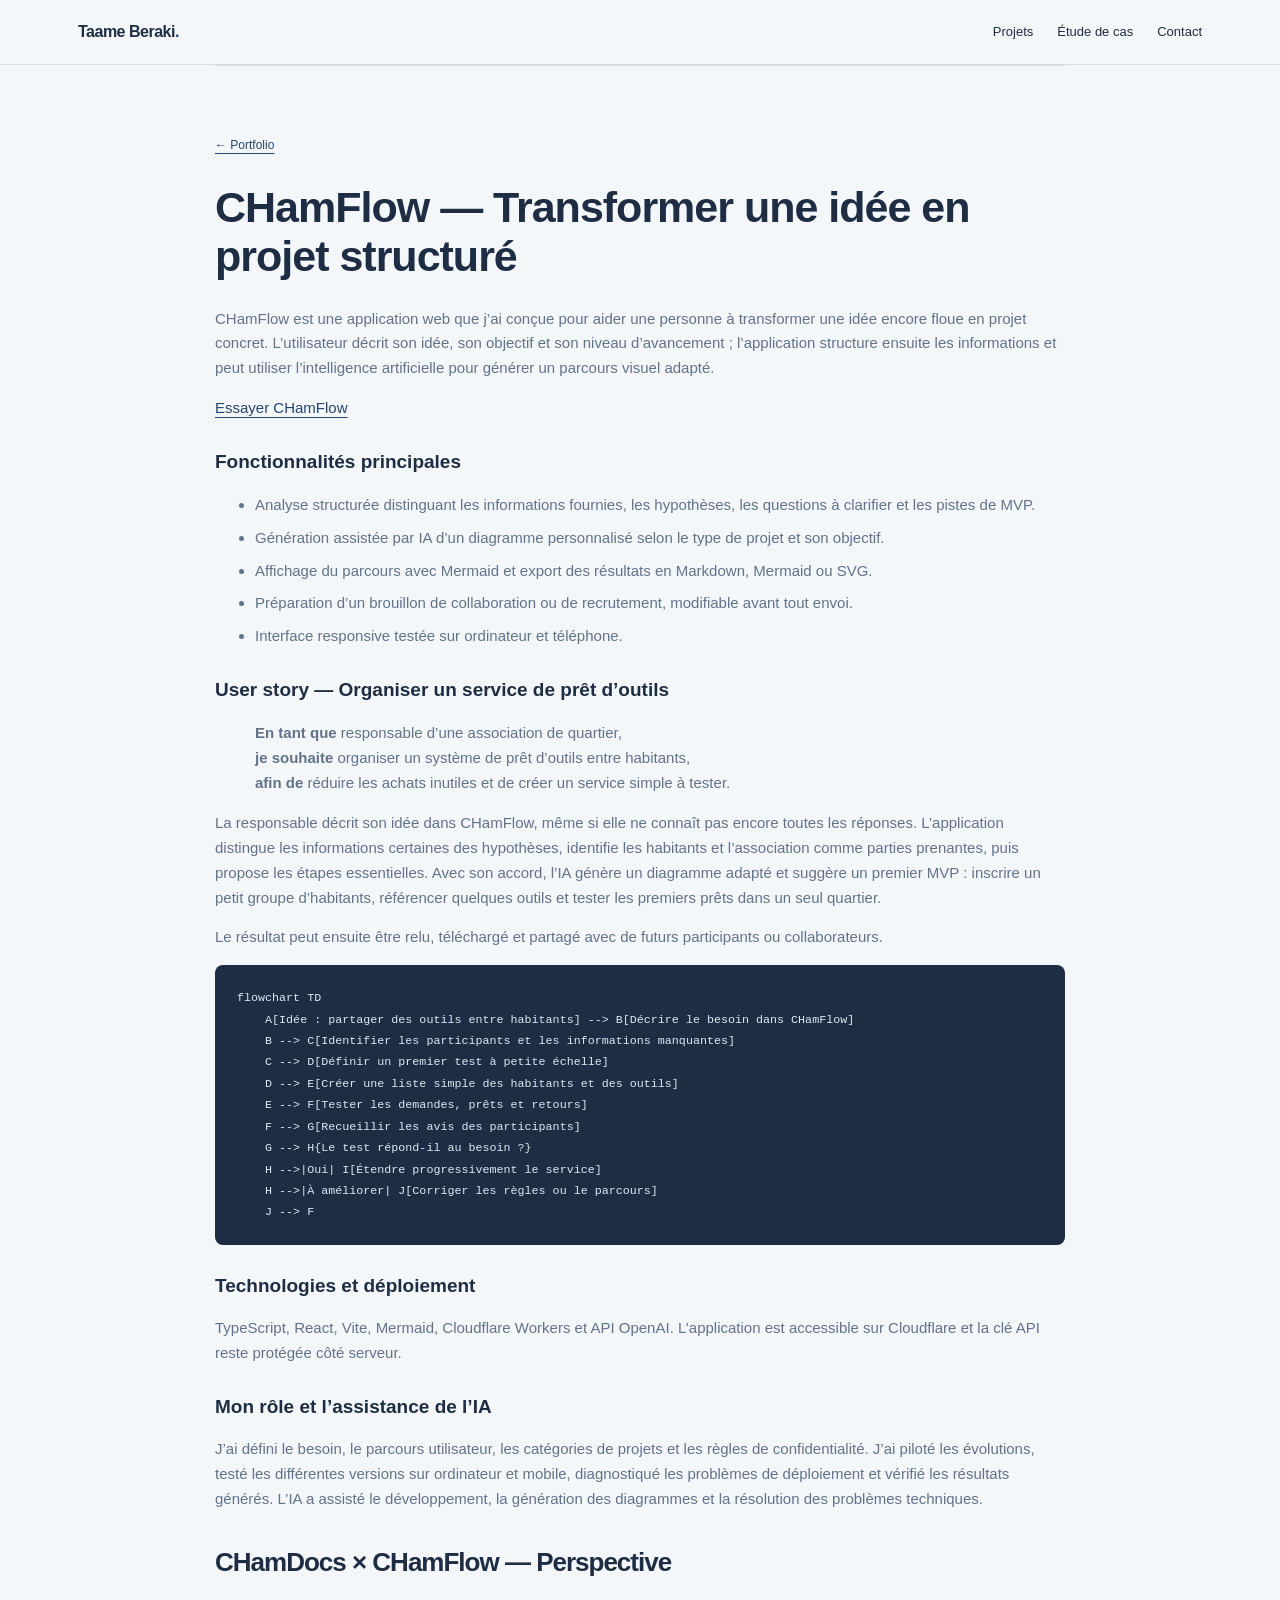
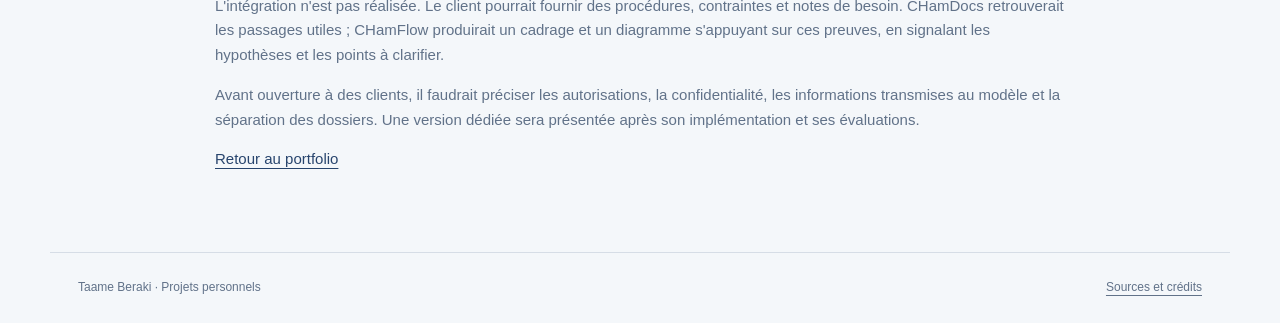
<file: chamflow.html>
<!doctype html><html lang="fr"><head><meta charset="utf-8"><meta name="viewport" content="width=device-width,initial-scale=1"><title>CHamFlow · Taame Beraki</title><link rel="stylesheet" href="assets/style.css"></head><body><a class="skip" href="#contenu">Aller au contenu</a><header><div class="nav"><a class="brand" href="index.html">Taame Beraki<span>.</span></a><nav aria-label="Navigation principale"><a href="index.html#projets">Projets</a><a href="chamdocs.html">Étude de cas</a><a href="index.html#contact">Contact</a></nav></div></header><main id="contenu"><article class="markdown section"><a class="breadcrumbs" href="index.html">← Portfolio</a><h1>CHamFlow — Transformer une idée en projet structuré</h1>
<p>CHamFlow est une application web que j’ai conçue pour aider une personne à transformer une idée encore floue en projet concret. L’utilisateur décrit son idée, son objectif et son niveau d’avancement ; l’application structure ensuite les informations et peut utiliser l’intelligence artificielle pour générer un parcours visuel adapté.</p>
<p><a href="https://chamflow.taametest.workers.dev/">Essayer CHamFlow</a></p>
<h3>Fonctionnalités principales</h3>
<ul>
<li>Analyse structurée distinguant les informations fournies, les hypothèses, les questions à clarifier et les pistes de MVP.</li>
<li>Génération assistée par IA d’un diagramme personnalisé selon le type de projet et son objectif.</li>
<li>Affichage du parcours avec Mermaid et export des résultats en Markdown, Mermaid ou SVG.</li>
<li>Préparation d’un brouillon de collaboration ou de recrutement, modifiable avant tout envoi.</li>
<li>Interface responsive testée sur ordinateur et téléphone.</li>
</ul>
<h3>User story — Organiser un service de prêt d’outils</h3>
<blockquote>
<p><strong>En tant que</strong> responsable d’une association de quartier,<br />
<strong>je souhaite</strong> organiser un système de prêt d’outils entre habitants,<br />
<strong>afin de</strong> réduire les achats inutiles et de créer un service simple à tester.</p>
</blockquote>
<p>La responsable décrit son idée dans CHamFlow, même si elle ne connaît pas encore toutes les réponses. L’application distingue les informations certaines des hypothèses, identifie les habitants et l’association comme parties prenantes, puis propose les étapes essentielles. Avec son accord, l’IA génère un diagramme adapté et suggère un premier MVP : inscrire un petit groupe d’habitants, référencer quelques outils et tester les premiers prêts dans un seul quartier.</p>
<p>Le résultat peut ensuite être relu, téléchargé et partagé avec de futurs participants ou collaborateurs.</p>
<pre><code class="language-mermaid">flowchart TD
    A[Idée : partager des outils entre habitants] --&gt; B[Décrire le besoin dans CHamFlow]
    B --&gt; C[Identifier les participants et les informations manquantes]
    C --&gt; D[Définir un premier test à petite échelle]
    D --&gt; E[Créer une liste simple des habitants et des outils]
    E --&gt; F[Tester les demandes, prêts et retours]
    F --&gt; G[Recueillir les avis des participants]
    G --&gt; H{Le test répond-il au besoin ?}
    H --&gt;|Oui| I[Étendre progressivement le service]
    H --&gt;|À améliorer| J[Corriger les règles ou le parcours]
    J --&gt; F
</code></pre>
<h3>Technologies et déploiement</h3>
<p>TypeScript, React, Vite, Mermaid, Cloudflare Workers et API OpenAI. L’application est accessible sur Cloudflare et la clé API reste protégée côté serveur.</p>
<h3>Mon rôle et l’assistance de l’IA</h3>
<p>J’ai défini le besoin, le parcours utilisateur, les catégories de projets et les règles de confidentialité. J’ai piloté les évolutions, testé les différentes versions sur ordinateur et mobile, diagnostiqué les problèmes de déploiement et vérifié les résultats générés. L’IA a assisté le développement, la génération des diagrammes et la résolution des problèmes techniques.</p>
<h2>CHamDocs × CHamFlow — Perspective</h2>
<p>L'intégration n'est pas réalisée. Le client pourrait fournir des procédures, contraintes et notes de besoin. CHamDocs retrouverait les passages utiles ; CHamFlow produirait un cadrage et un diagramme s'appuyant sur ces preuves, en signalant les hypothèses et les points à clarifier.</p>
<p>Avant ouverture à des clients, il faudrait préciser les autorisations, la confidentialité, les informations transmises au modèle et la séparation des dossiers. Une version dédiée sera présentée après son implémentation et ses évaluations.</p>
<p><a href="index.html">Retour au portfolio</a></p></article></main><footer><span>Taame Beraki · Projets personnels</span><a href="references.html">Sources et crédits</a></footer></body></html>
</file>
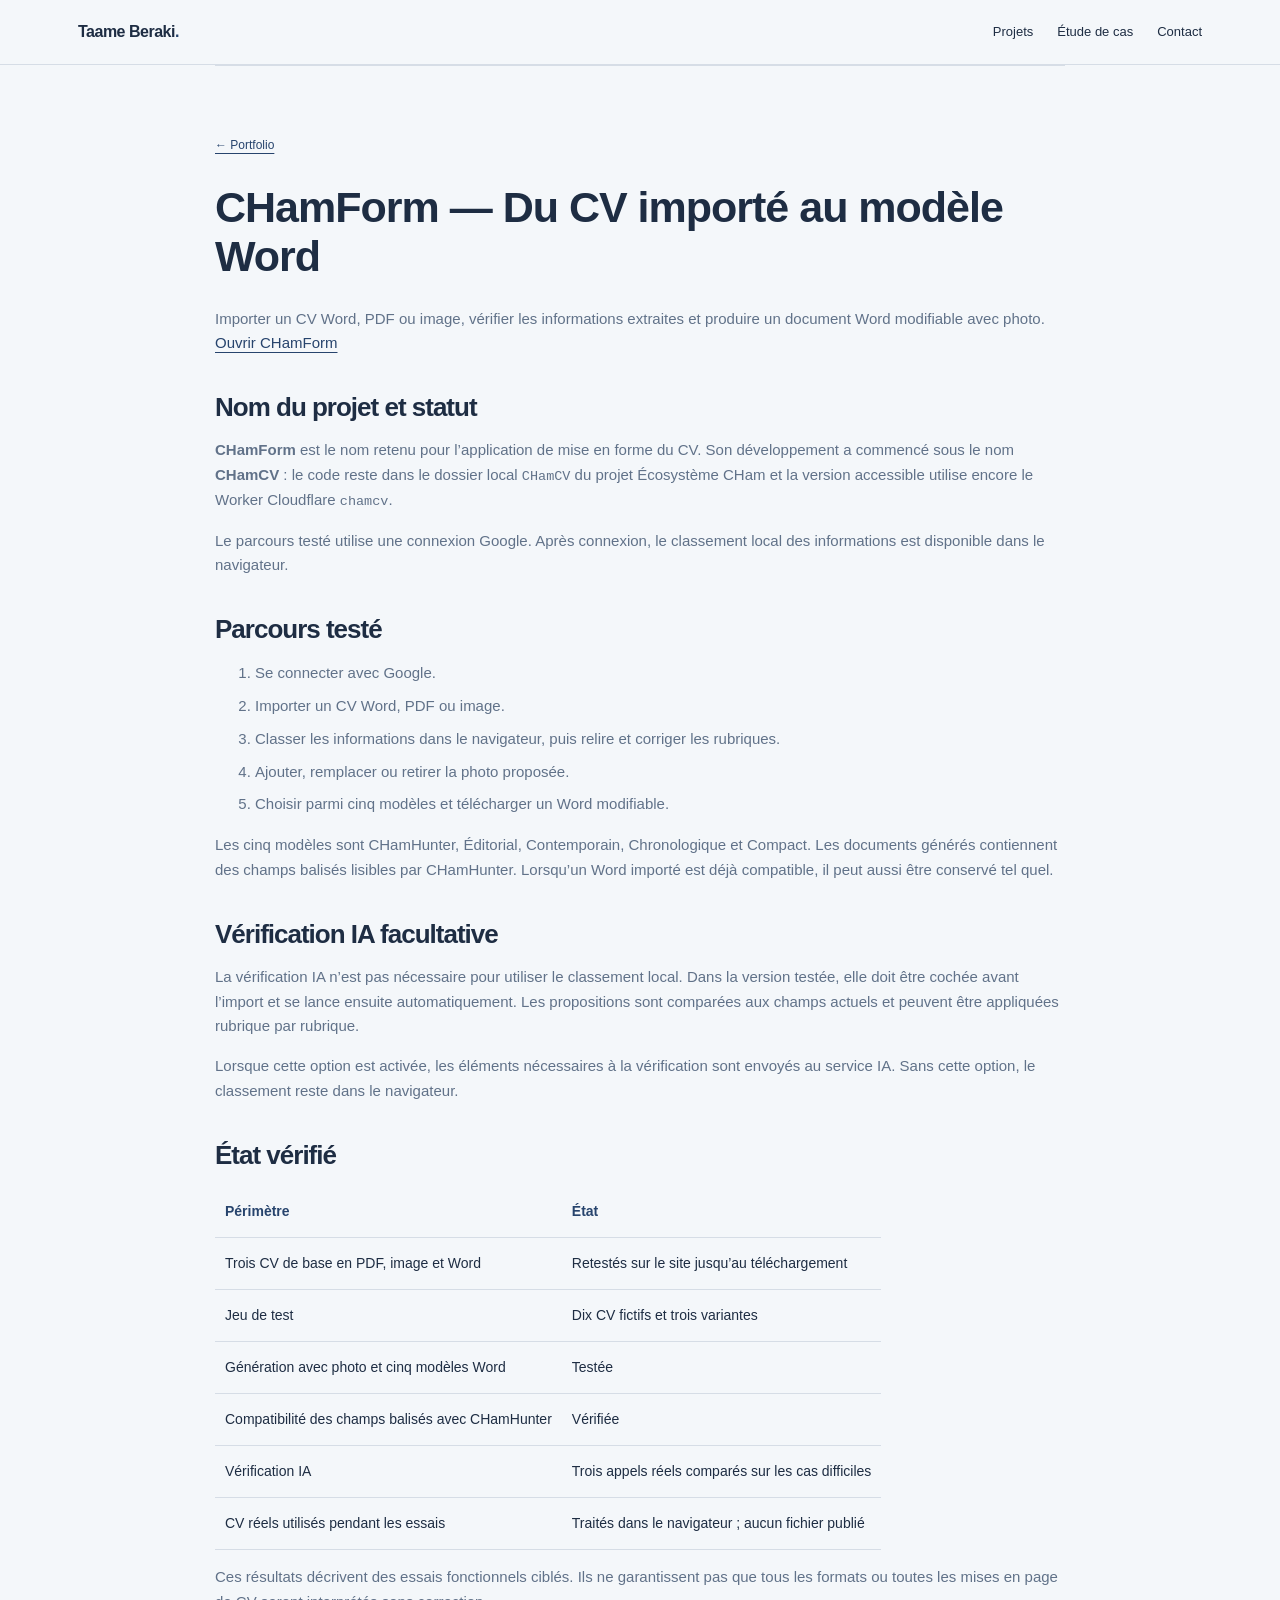
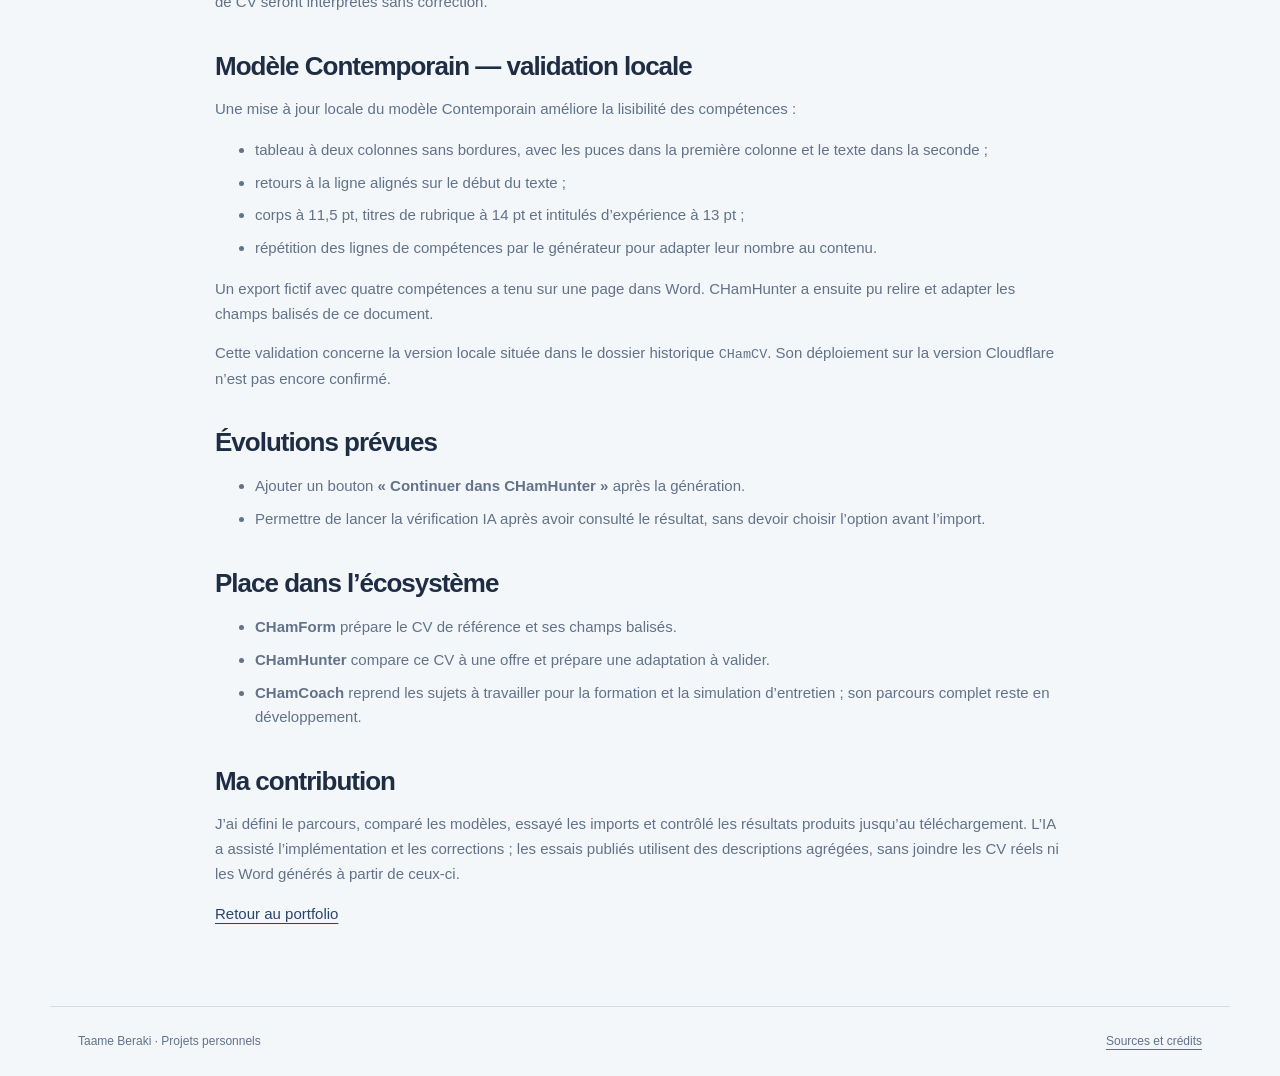
<file: chamform.html>
<!doctype html><html lang="fr"><head><meta charset="utf-8"><meta name="viewport" content="width=device-width,initial-scale=1"><title>CHamForm · Taame Beraki</title><link rel="stylesheet" href="assets/style.css"></head><body><a class="skip" href="#contenu">Aller au contenu</a><header><div class="nav"><a class="brand" href="index.html">Taame Beraki<span>.</span></a><nav aria-label="Navigation principale"><a href="index.html#projets">Projets</a><a href="chamdocs.html">Étude de cas</a><a href="index.html#contact">Contact</a></nav></div></header><main id="contenu"><article class="markdown section"><a class="breadcrumbs" href="index.html">← Portfolio</a><h1>CHamForm — Du CV importé au modèle Word</h1>
<p>Importer un CV Word, PDF ou image, vérifier les informations extraites et produire un document Word modifiable avec photo. <a href="https://chamcv.taametest.workers.dev/">Ouvrir CHamForm</a></p>
<h2>Nom du projet et statut</h2>
<p><strong>CHamForm</strong> est le nom retenu pour l’application de mise en forme du CV. Son développement a commencé sous le nom <strong>CHamCV</strong> : le code reste dans le dossier local <code>CHamCV</code> du projet Écosystème CHam et la version accessible utilise encore le Worker Cloudflare <code>chamcv</code>.</p>
<p>Le parcours testé utilise une connexion Google. Après connexion, le classement local des informations est disponible dans le navigateur.</p>
<h2>Parcours testé</h2>
<ol>
<li>Se connecter avec Google.</li>
<li>Importer un CV Word, PDF ou image.</li>
<li>Classer les informations dans le navigateur, puis relire et corriger les rubriques.</li>
<li>Ajouter, remplacer ou retirer la photo proposée.</li>
<li>Choisir parmi cinq modèles et télécharger un Word modifiable.</li>
</ol>
<p>Les cinq modèles sont CHamHunter, Éditorial, Contemporain, Chronologique et Compact. Les documents générés contiennent des champs balisés lisibles par CHamHunter. Lorsqu’un Word importé est déjà compatible, il peut aussi être conservé tel quel.</p>
<h2>Vérification IA facultative</h2>
<p>La vérification IA n’est pas nécessaire pour utiliser le classement local. Dans la version testée, elle doit être cochée avant l’import et se lance ensuite automatiquement. Les propositions sont comparées aux champs actuels et peuvent être appliquées rubrique par rubrique.</p>
<p>Lorsque cette option est activée, les éléments nécessaires à la vérification sont envoyés au service IA. Sans cette option, le classement reste dans le navigateur.</p>
<h2>État vérifié</h2>
<table>
<thead>
<tr>
<th>Périmètre</th>
<th>État</th>
</tr>
</thead>
<tbody>
<tr>
<td>Trois CV de base en PDF, image et Word</td>
<td>Retestés sur le site jusqu’au téléchargement</td>
</tr>
<tr>
<td>Jeu de test</td>
<td>Dix CV fictifs et trois variantes</td>
</tr>
<tr>
<td>Génération avec photo et cinq modèles Word</td>
<td>Testée</td>
</tr>
<tr>
<td>Compatibilité des champs balisés avec CHamHunter</td>
<td>Vérifiée</td>
</tr>
<tr>
<td>Vérification IA</td>
<td>Trois appels réels comparés sur les cas difficiles</td>
</tr>
<tr>
<td>CV réels utilisés pendant les essais</td>
<td>Traités dans le navigateur ; aucun fichier publié</td>
</tr>
</tbody>
</table>
<p>Ces résultats décrivent des essais fonctionnels ciblés. Ils ne garantissent pas que tous les formats ou toutes les mises en page de CV seront interprétés sans correction.</p>
<h2>Modèle Contemporain — validation locale</h2>
<p>Une mise à jour locale du modèle Contemporain améliore la lisibilité des compétences :</p>
<ul>
<li>tableau à deux colonnes sans bordures, avec les puces dans la première colonne et le texte dans la seconde ;</li>
<li>retours à la ligne alignés sur le début du texte ;</li>
<li>corps à 11,5 pt, titres de rubrique à 14 pt et intitulés d’expérience à 13 pt ;</li>
<li>répétition des lignes de compétences par le générateur pour adapter leur nombre au contenu.</li>
</ul>
<p>Un export fictif avec quatre compétences a tenu sur une page dans Word. CHamHunter a ensuite pu relire et adapter les champs balisés de ce document.</p>
<p>Cette validation concerne la version locale située dans le dossier historique <code>CHamCV</code>. Son déploiement sur la version Cloudflare n’est pas encore confirmé.</p>
<h2>Évolutions prévues</h2>
<ul>
<li>Ajouter un bouton <strong>« Continuer dans CHamHunter »</strong> après la génération.</li>
<li>Permettre de lancer la vérification IA après avoir consulté le résultat, sans devoir choisir l’option avant l’import.</li>
</ul>
<h2>Place dans l’écosystème</h2>
<ul>
<li><strong>CHamForm</strong> prépare le CV de référence et ses champs balisés.</li>
<li><strong>CHamHunter</strong> compare ce CV à une offre et prépare une adaptation à valider.</li>
<li><strong>CHamCoach</strong> reprend les sujets à travailler pour la formation et la simulation d’entretien ; son parcours complet reste en développement.</li>
</ul>
<h2>Ma contribution</h2>
<p>J’ai défini le parcours, comparé les modèles, essayé les imports et contrôlé les résultats produits jusqu’au téléchargement. L’IA a assisté l’implémentation et les corrections ; les essais publiés utilisent des descriptions agrégées, sans joindre les CV réels ni les Word générés à partir de ceux-ci.</p>
<p><a href="index.html">Retour au portfolio</a></p></article></main><footer><span>Taame Beraki · Projets personnels</span><a href="references.html">Sources et crédits</a></footer></body></html>
</file>
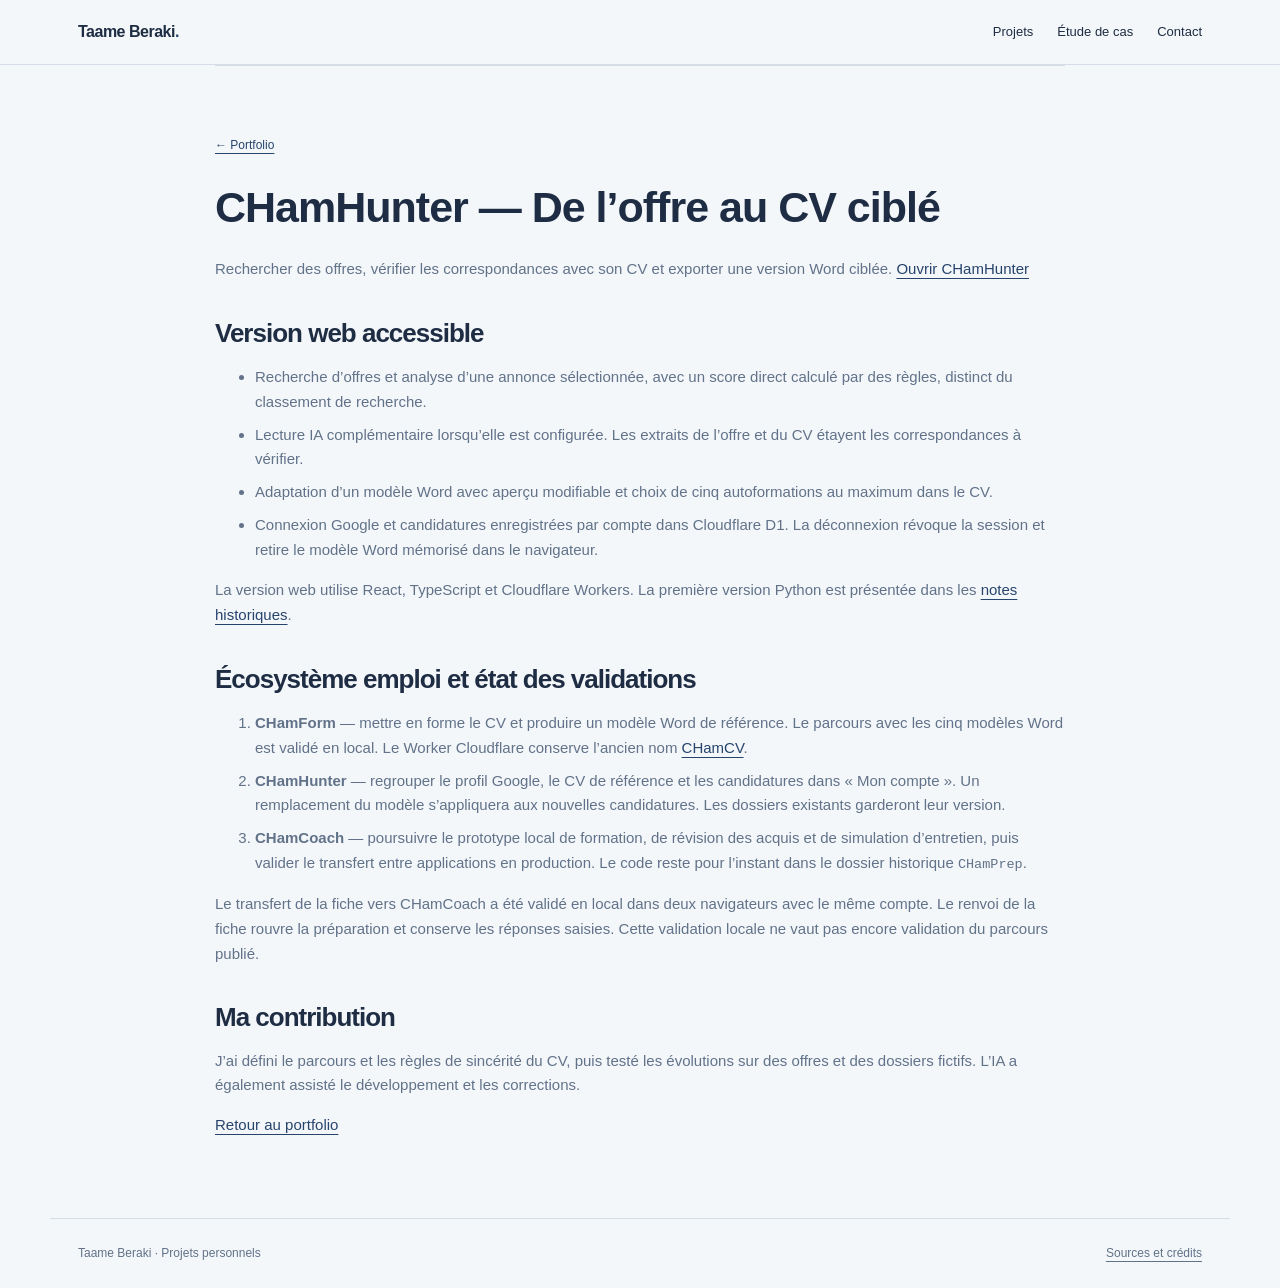
<file: chamhunter.html>
<!doctype html><html lang="fr"><head><meta charset="utf-8"><meta name="viewport" content="width=device-width,initial-scale=1"><title>CHamHunter · Taame Beraki</title><link rel="stylesheet" href="assets/style.css"></head><body><a class="skip" href="#contenu">Aller au contenu</a><header><div class="nav"><a class="brand" href="index.html">Taame Beraki<span>.</span></a><nav aria-label="Navigation principale"><a href="index.html#projets">Projets</a><a href="chamdocs.html">Étude de cas</a><a href="index.html#contact">Contact</a></nav></div></header><main id="contenu"><article class="markdown section"><a class="breadcrumbs" href="index.html">← Portfolio</a><h1>CHamHunter — De l’offre au CV ciblé</h1>
<p>Rechercher des offres, vérifier les correspondances avec son CV et exporter une version Word ciblée. <a href="https://chamhunter.taametest.workers.dev/">Ouvrir CHamHunter</a></p>
<h2>Version web accessible</h2>
<ul>
<li>Recherche d’offres et analyse d’une annonce sélectionnée, avec un score direct calculé par des règles, distinct du classement de recherche.</li>
<li>Lecture IA complémentaire lorsqu’elle est configurée. Les extraits de l’offre et du CV étayent les correspondances à vérifier.</li>
<li>Adaptation d’un modèle Word avec aperçu modifiable et choix de cinq autoformations au maximum dans le CV.</li>
<li>Connexion Google et candidatures enregistrées par compte dans Cloudflare D1. La déconnexion révoque la session et retire le modèle Word mémorisé dans le navigateur.</li>
</ul>
<p>La version web utilise React, TypeScript et Cloudflare Workers. La première version Python est présentée dans les <a href="archives.html">notes historiques</a>.</p>
<h2>Écosystème emploi et état des validations</h2>
<ol>
<li><strong>CHamForm</strong> — mettre en forme le CV et produire un modèle Word de référence. Le parcours avec les cinq modèles Word est validé en local. Le Worker Cloudflare conserve l’ancien nom <a href="https://chamcv.taametest.workers.dev/">CHamCV</a>.</li>
<li><strong>CHamHunter</strong> — regrouper le profil Google, le CV de référence et les candidatures dans « Mon compte ». Un remplacement du modèle s’appliquera aux nouvelles candidatures. Les dossiers existants garderont leur version.</li>
<li><strong>CHamCoach</strong> — poursuivre le prototype local de formation, de révision des acquis et de simulation d’entretien, puis valider le transfert entre applications en production. Le code reste pour l’instant dans le dossier historique <code>CHamPrep</code>.</li>
</ol>
<p>Le transfert de la fiche vers CHamCoach a été validé en local dans deux navigateurs avec le même compte. Le renvoi de la fiche rouvre la préparation et conserve les réponses saisies. Cette validation locale ne vaut pas encore validation du parcours publié.</p>
<h2>Ma contribution</h2>
<p>J’ai défini le parcours et les règles de sincérité du CV, puis testé les évolutions sur des offres et des dossiers fictifs. L’IA a également assisté le développement et les corrections.</p>
<p><a href="index.html">Retour au portfolio</a></p></article></main><footer><span>Taame Beraki · Projets personnels</span><a href="references.html">Sources et crédits</a></footer></body></html>
</file>
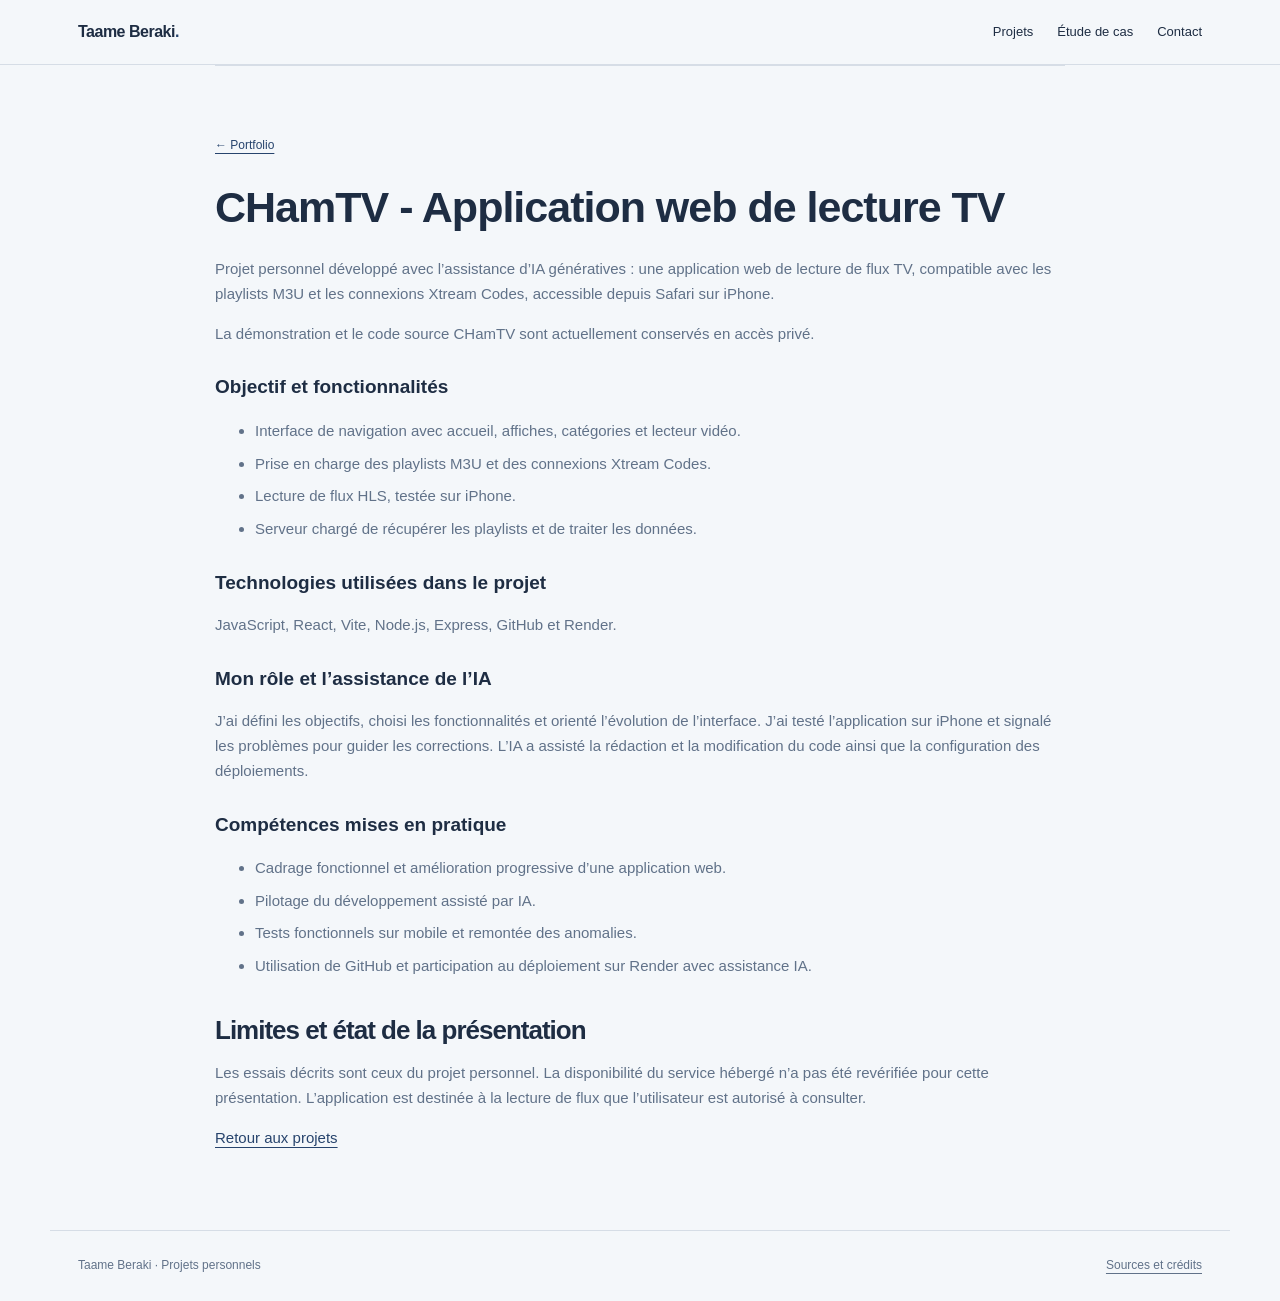
<file: chamtv.html>
<!doctype html><html lang="fr"><head><meta charset="utf-8"><meta name="viewport" content="width=device-width,initial-scale=1"><title>CHamTV · Taame Beraki</title><link rel="stylesheet" href="assets/style.css"></head><body><a class="skip" href="#contenu">Aller au contenu</a><header><div class="nav"><a class="brand" href="index.html">Taame Beraki<span>.</span></a><nav aria-label="Navigation principale"><a href="index.html#projets">Projets</a><a href="chamdocs.html">Étude de cas</a><a href="index.html#contact">Contact</a></nav></div></header><main id="contenu"><article class="markdown section"><a class="breadcrumbs" href="index.html">← Portfolio</a><h1>CHamTV - Application web de lecture TV</h1>
<p>Projet personnel développé avec l’assistance d’IA génératives : une application web de lecture de flux TV, compatible avec les playlists M3U et les connexions Xtream Codes, accessible depuis Safari sur iPhone.</p>
<p>La démonstration et le code source CHamTV sont actuellement conservés en accès privé.</p>
<h3>Objectif et fonctionnalités</h3>
<ul>
<li>Interface de navigation avec accueil, affiches, catégories et lecteur vidéo.</li>
<li>Prise en charge des playlists M3U et des connexions Xtream Codes.</li>
<li>Lecture de flux HLS, testée sur iPhone.</li>
<li>Serveur chargé de récupérer les playlists et de traiter les données.</li>
</ul>
<h3>Technologies utilisées dans le projet</h3>
<p>JavaScript, React, Vite, Node.js, Express, GitHub et Render.</p>
<h3>Mon rôle et l’assistance de l’IA</h3>
<p>J’ai défini les objectifs, choisi les fonctionnalités et orienté l’évolution de l’interface. J’ai testé l’application sur iPhone et signalé les problèmes pour guider les corrections. L’IA a assisté la rédaction et la modification du code ainsi que la configuration des déploiements.</p>
<h3>Compétences mises en pratique</h3>
<ul>
<li>Cadrage fonctionnel et amélioration progressive d’une application web.</li>
<li>Pilotage du développement assisté par IA.</li>
<li>Tests fonctionnels sur mobile et remontée des anomalies.</li>
<li>Utilisation de GitHub et participation au déploiement sur Render avec assistance IA.</li>
</ul>
<h2>Limites et état de la présentation</h2>
<p>Les essais décrits sont ceux du projet personnel. La disponibilité du service hébergé n’a pas été revérifiée pour cette présentation. L’application est destinée à la lecture de flux que l’utilisateur est autorisé à consulter.</p>
<p><a href="index.html#projets">Retour aux projets</a></p></article></main><footer><span>Taame Beraki · Projets personnels</span><a href="references.html">Sources et crédits</a></footer></body></html>
</file>
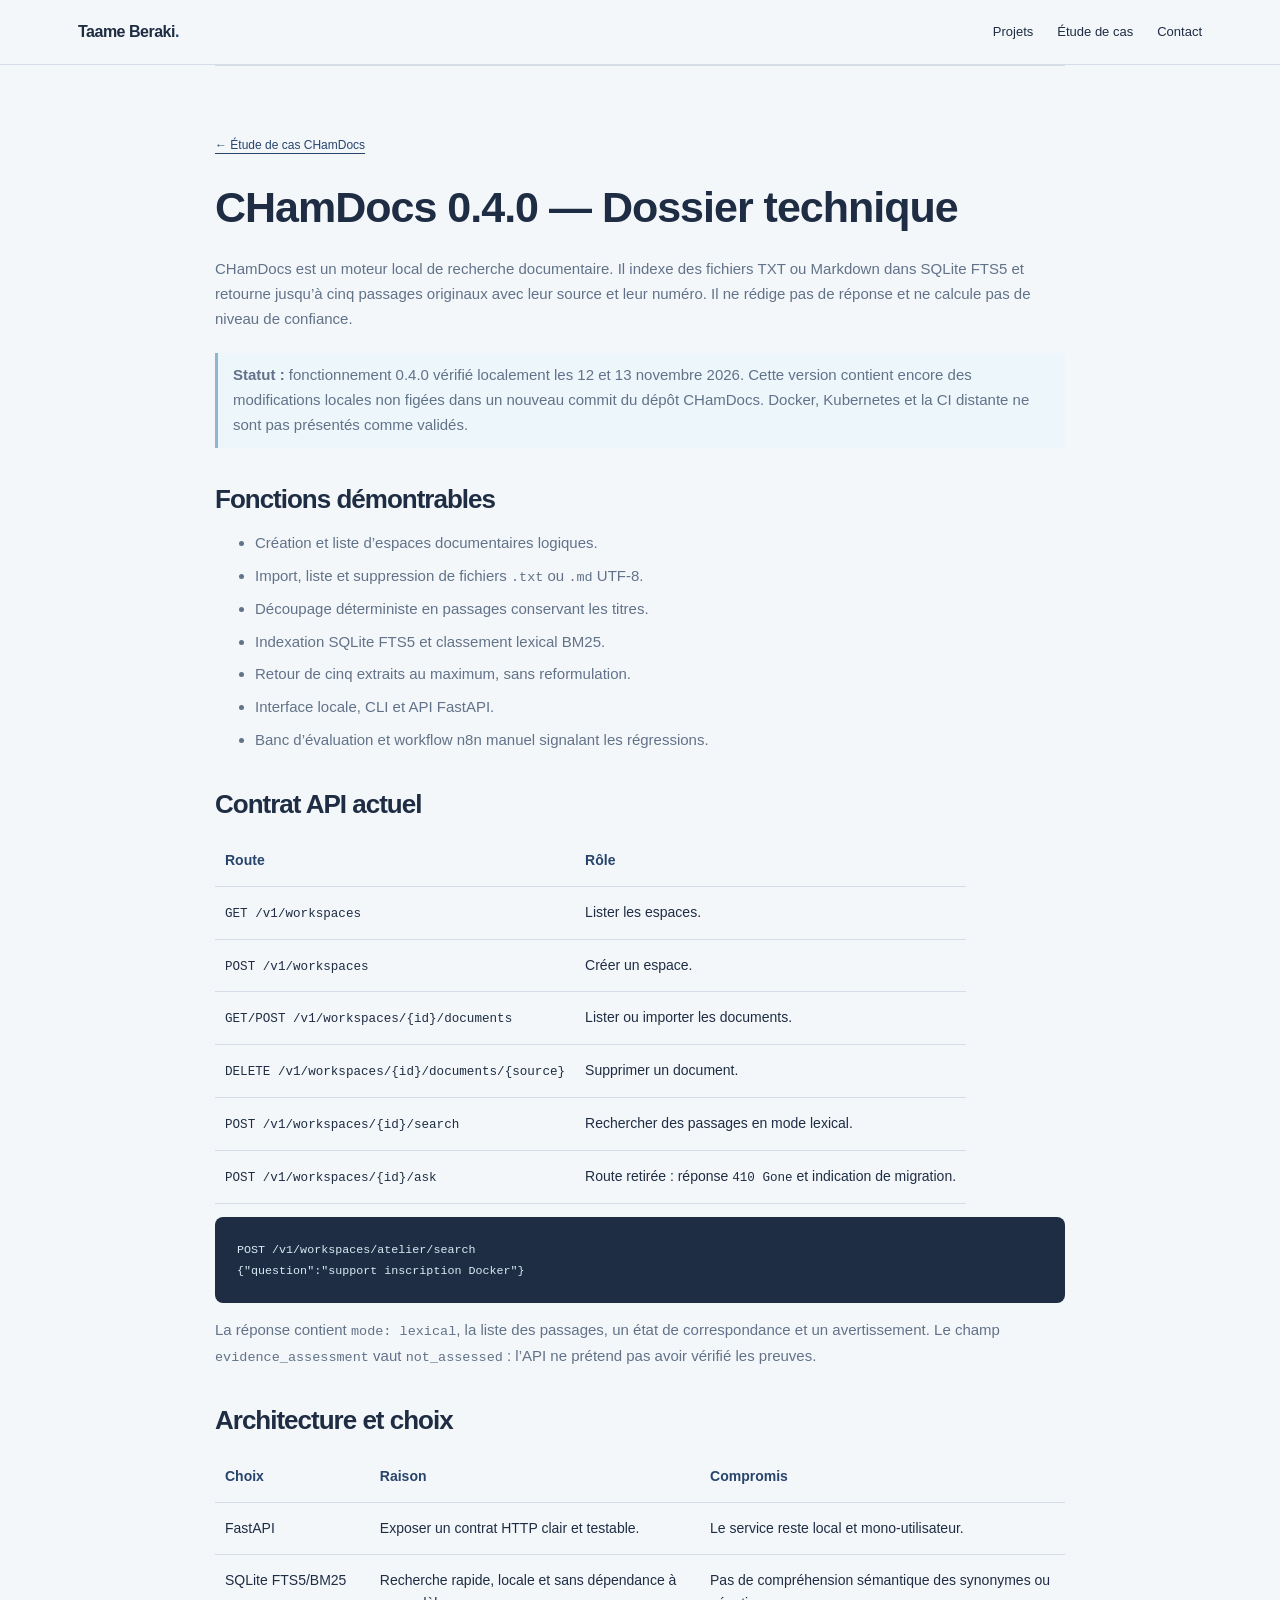
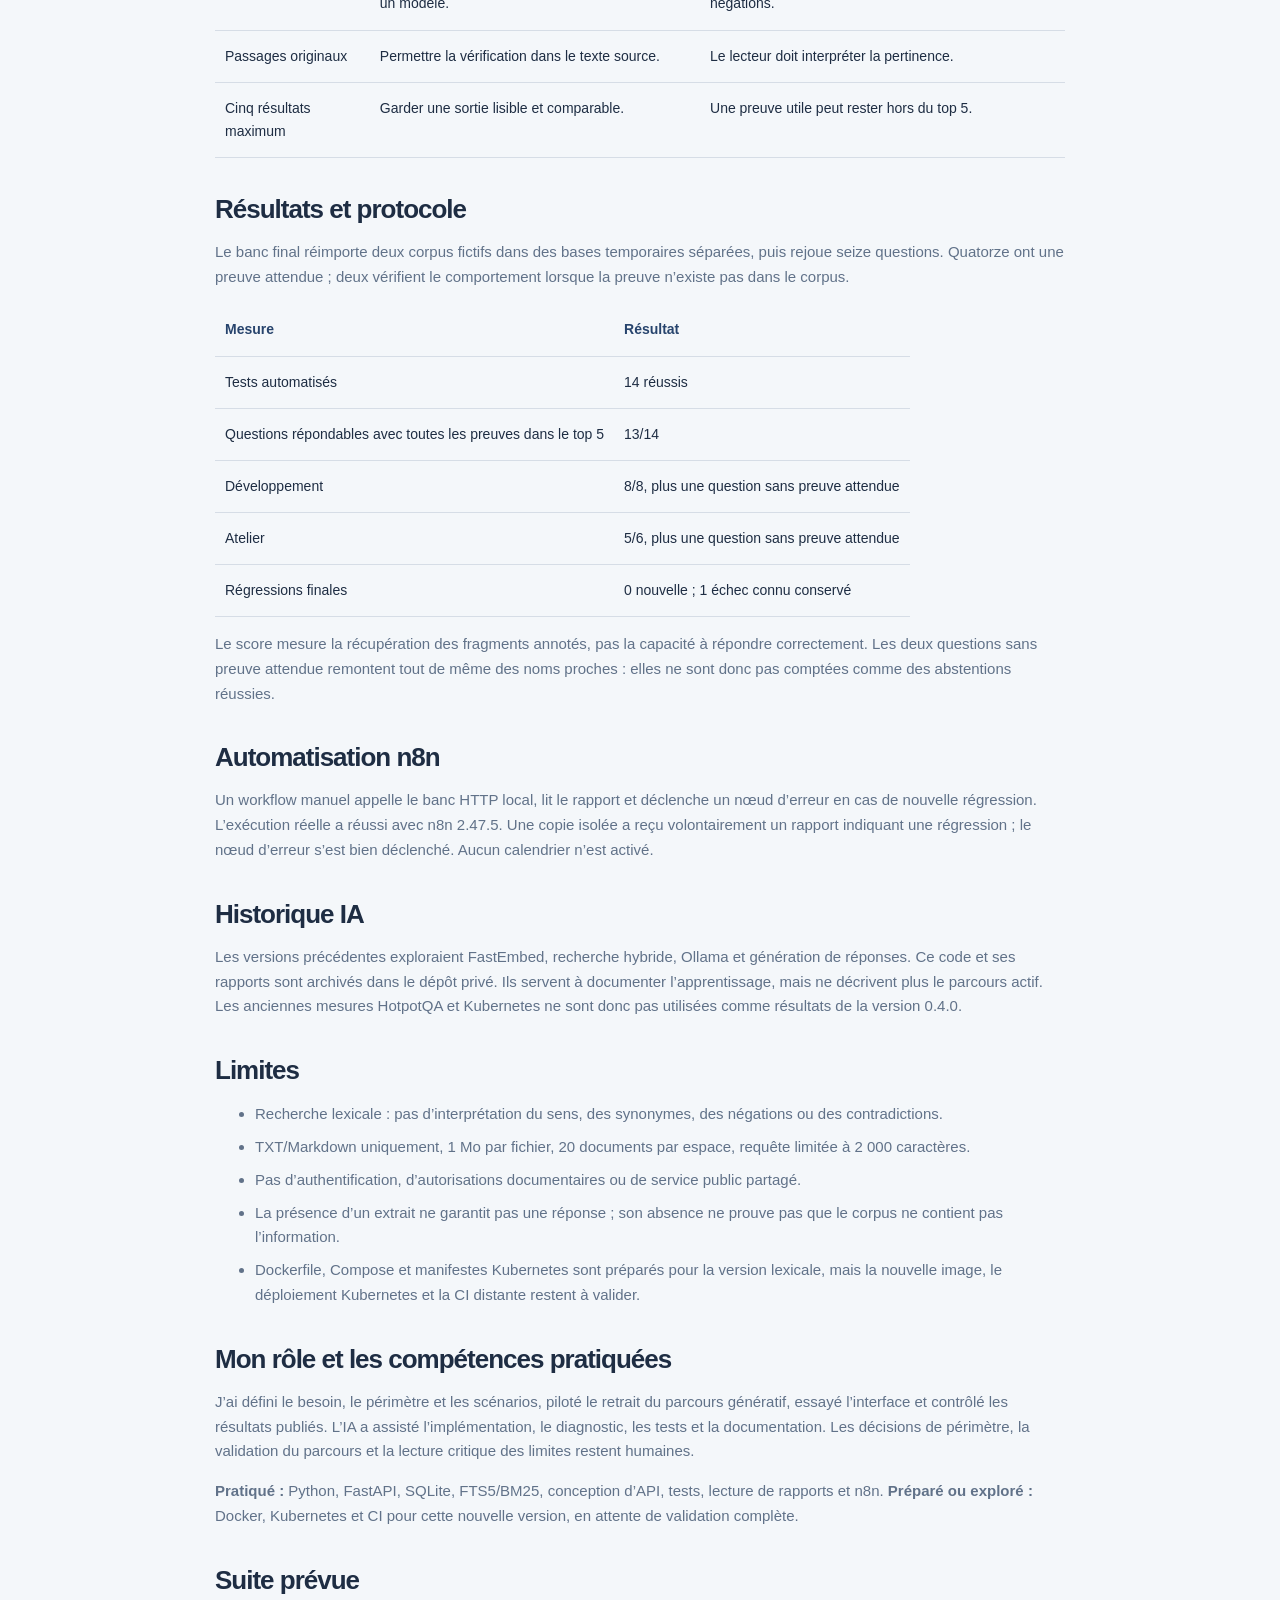
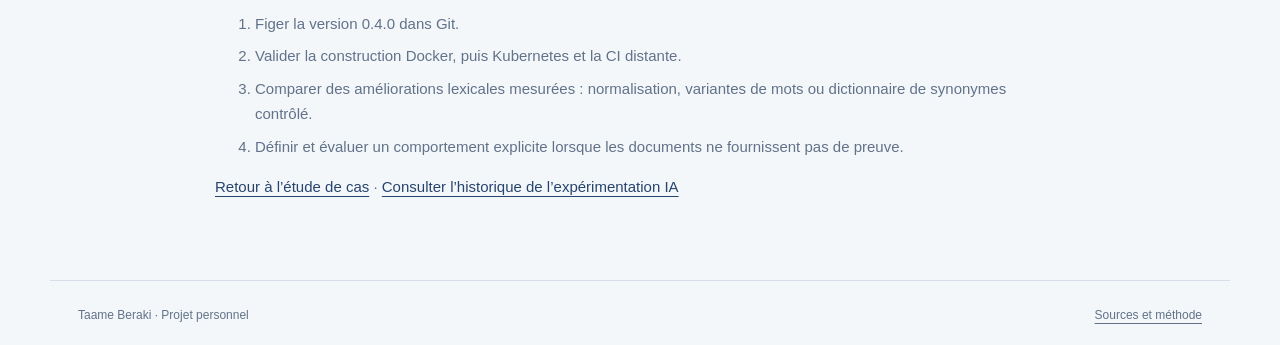
<file: dossier-chamdocs.html>
<!doctype html>
<html lang="fr">
<head>
  <meta charset="utf-8">
  <meta name="viewport" content="width=device-width,initial-scale=1">
  <meta name="description" content="Dossier technique de CHamDocs 0.4.0 : FastAPI, SQLite FTS5/BM25, API de recherche, tests et limites.">
  <meta name="theme-color" content="#1e2d43">
  <title>Dossier technique CHamDocs 0.4.0 · Taame Beraki</title>
  <link rel="stylesheet" href="assets/style.css">
</head>
<body>
<a class="skip" href="#contenu">Aller au contenu</a>
<header><div class="nav"><a class="brand" href="index.html">Taame Beraki<span>.</span></a><nav aria-label="Navigation principale"><a href="index.html#projets">Projets</a><a href="chamdocs.html">Étude de cas</a><a href="index.html#contact">Contact</a></nav></div></header>
<main id="contenu"><article class="markdown section">
  <a class="breadcrumbs" href="chamdocs.html">← Étude de cas CHamDocs</a>
  <h1>CHamDocs 0.4.0 — Dossier technique</h1>
  <p>CHamDocs est un moteur local de recherche documentaire. Il indexe des fichiers TXT ou Markdown dans SQLite FTS5 et retourne jusqu’à cinq passages originaux avec leur source et leur numéro. Il ne rédige pas de réponse et ne calcule pas de niveau de confiance.</p>
  <p class="note"><strong>Statut :</strong> fonctionnement 0.4.0 vérifié localement les 12 et 13 novembre 2026. Cette version contient encore des modifications locales non figées dans un nouveau commit du dépôt CHamDocs. Docker, Kubernetes et la CI distante ne sont pas présentés comme validés.</p>

  <h2>Fonctions démontrables</h2>
  <ul><li>Création et liste d’espaces documentaires logiques.</li><li>Import, liste et suppression de fichiers <code>.txt</code> ou <code>.md</code> UTF-8.</li><li>Découpage déterministe en passages conservant les titres.</li><li>Indexation SQLite FTS5 et classement lexical BM25.</li><li>Retour de cinq extraits au maximum, sans reformulation.</li><li>Interface locale, CLI et API FastAPI.</li><li>Banc d’évaluation et workflow n8n manuel signalant les régressions.</li></ul>

  <h2>Contrat API actuel</h2>
  <table><thead><tr><th>Route</th><th>Rôle</th></tr></thead><tbody>
    <tr><td><code>GET /v1/workspaces</code></td><td>Lister les espaces.</td></tr><tr><td><code>POST /v1/workspaces</code></td><td>Créer un espace.</td></tr><tr><td><code>GET/POST /v1/workspaces/{id}/documents</code></td><td>Lister ou importer les documents.</td></tr><tr><td><code>DELETE /v1/workspaces/{id}/documents/{source}</code></td><td>Supprimer un document.</td></tr><tr><td><code>POST /v1/workspaces/{id}/search</code></td><td>Rechercher des passages en mode lexical.</td></tr><tr><td><code>POST /v1/workspaces/{id}/ask</code></td><td>Route retirée : réponse <code>410 Gone</code> et indication de migration.</td></tr>
  </tbody></table>
  <pre><code>POST /v1/workspaces/atelier/search
{"question":"support inscription Docker"}</code></pre>
  <p>La réponse contient <code>mode: lexical</code>, la liste des passages, un état de correspondance et un avertissement. Le champ <code>evidence_assessment</code> vaut <code>not_assessed</code> : l’API ne prétend pas avoir vérifié les preuves.</p>

  <h2>Architecture et choix</h2>
  <table><thead><tr><th>Choix</th><th>Raison</th><th>Compromis</th></tr></thead><tbody>
    <tr><td>FastAPI</td><td>Exposer un contrat HTTP clair et testable.</td><td>Le service reste local et mono-utilisateur.</td></tr><tr><td>SQLite FTS5/BM25</td><td>Recherche rapide, locale et sans dépendance à un modèle.</td><td>Pas de compréhension sémantique des synonymes ou négations.</td></tr><tr><td>Passages originaux</td><td>Permettre la vérification dans le texte source.</td><td>Le lecteur doit interpréter la pertinence.</td></tr><tr><td>Cinq résultats maximum</td><td>Garder une sortie lisible et comparable.</td><td>Une preuve utile peut rester hors du top 5.</td></tr>
  </tbody></table>

  <h2>Résultats et protocole</h2>
  <p>Le banc final réimporte deux corpus fictifs dans des bases temporaires séparées, puis rejoue seize questions. Quatorze ont une preuve attendue ; deux vérifient le comportement lorsque la preuve n’existe pas dans le corpus.</p>
  <table><thead><tr><th>Mesure</th><th>Résultat</th></tr></thead><tbody>
    <tr><td>Tests automatisés</td><td>14 réussis</td></tr><tr><td>Questions répondables avec toutes les preuves dans le top 5</td><td>13/14</td></tr><tr><td>Développement</td><td>8/8, plus une question sans preuve attendue</td></tr><tr><td>Atelier</td><td>5/6, plus une question sans preuve attendue</td></tr><tr><td>Régressions finales</td><td>0 nouvelle ; 1 échec connu conservé</td></tr>
  </tbody></table>
  <p>Le score mesure la récupération des fragments annotés, pas la capacité à répondre correctement. Les deux questions sans preuve attendue remontent tout de même des noms proches : elles ne sont donc pas comptées comme des abstentions réussies.</p>

  <h2>Automatisation n8n</h2>
  <p>Un workflow manuel appelle le banc HTTP local, lit le rapport et déclenche un nœud d’erreur en cas de nouvelle régression. L’exécution réelle a réussi avec n8n 2.47.5. Une copie isolée a reçu volontairement un rapport indiquant une régression ; le nœud d’erreur s’est bien déclenché. Aucun calendrier n’est activé.</p>

  <h2>Historique IA</h2>
  <p>Les versions précédentes exploraient FastEmbed, recherche hybride, Ollama et génération de réponses. Ce code et ses rapports sont archivés dans le dépôt privé. Ils servent à documenter l’apprentissage, mais ne décrivent plus le parcours actif. Les anciennes mesures HotpotQA et Kubernetes ne sont donc pas utilisées comme résultats de la version 0.4.0.</p>

  <h2>Limites</h2>
  <ul><li>Recherche lexicale : pas d’interprétation du sens, des synonymes, des négations ou des contradictions.</li><li>TXT/Markdown uniquement, 1 Mo par fichier, 20 documents par espace, requête limitée à 2 000 caractères.</li><li>Pas d’authentification, d’autorisations documentaires ou de service public partagé.</li><li>La présence d’un extrait ne garantit pas une réponse ; son absence ne prouve pas que le corpus ne contient pas l’information.</li><li>Dockerfile, Compose et manifestes Kubernetes sont préparés pour la version lexicale, mais la nouvelle image, le déploiement Kubernetes et la CI distante restent à valider.</li></ul>

  <h2>Mon rôle et les compétences pratiquées</h2>
  <p>J’ai défini le besoin, le périmètre et les scénarios, piloté le retrait du parcours génératif, essayé l’interface et contrôlé les résultats publiés. L’IA a assisté l’implémentation, le diagnostic, les tests et la documentation. Les décisions de périmètre, la validation du parcours et la lecture critique des limites restent humaines.</p>
  <p><strong>Pratiqué :</strong> Python, FastAPI, SQLite, FTS5/BM25, conception d’API, tests, lecture de rapports et n8n. <strong>Préparé ou exploré :</strong> Docker, Kubernetes et CI pour cette nouvelle version, en attente de validation complète.</p>

  <h2>Suite prévue</h2>
  <ol><li>Figer la version 0.4.0 dans Git.</li><li>Valider la construction Docker, puis Kubernetes et la CI distante.</li><li>Comparer des améliorations lexicales mesurées : normalisation, variantes de mots ou dictionnaire de synonymes contrôlé.</li><li>Définir et évaluer un comportement explicite lorsque les documents ne fournissent pas de preuve.</li></ol>
  <p><a href="chamdocs.html">Retour à l’étude de cas</a> · <a href="entreprise.html">Consulter l’historique de l’expérimentation IA</a></p>
</article></main>
<footer><span>Taame Beraki · Projet personnel</span><a href="references.html">Sources et méthode</a></footer>
</body>
</html>
</file>
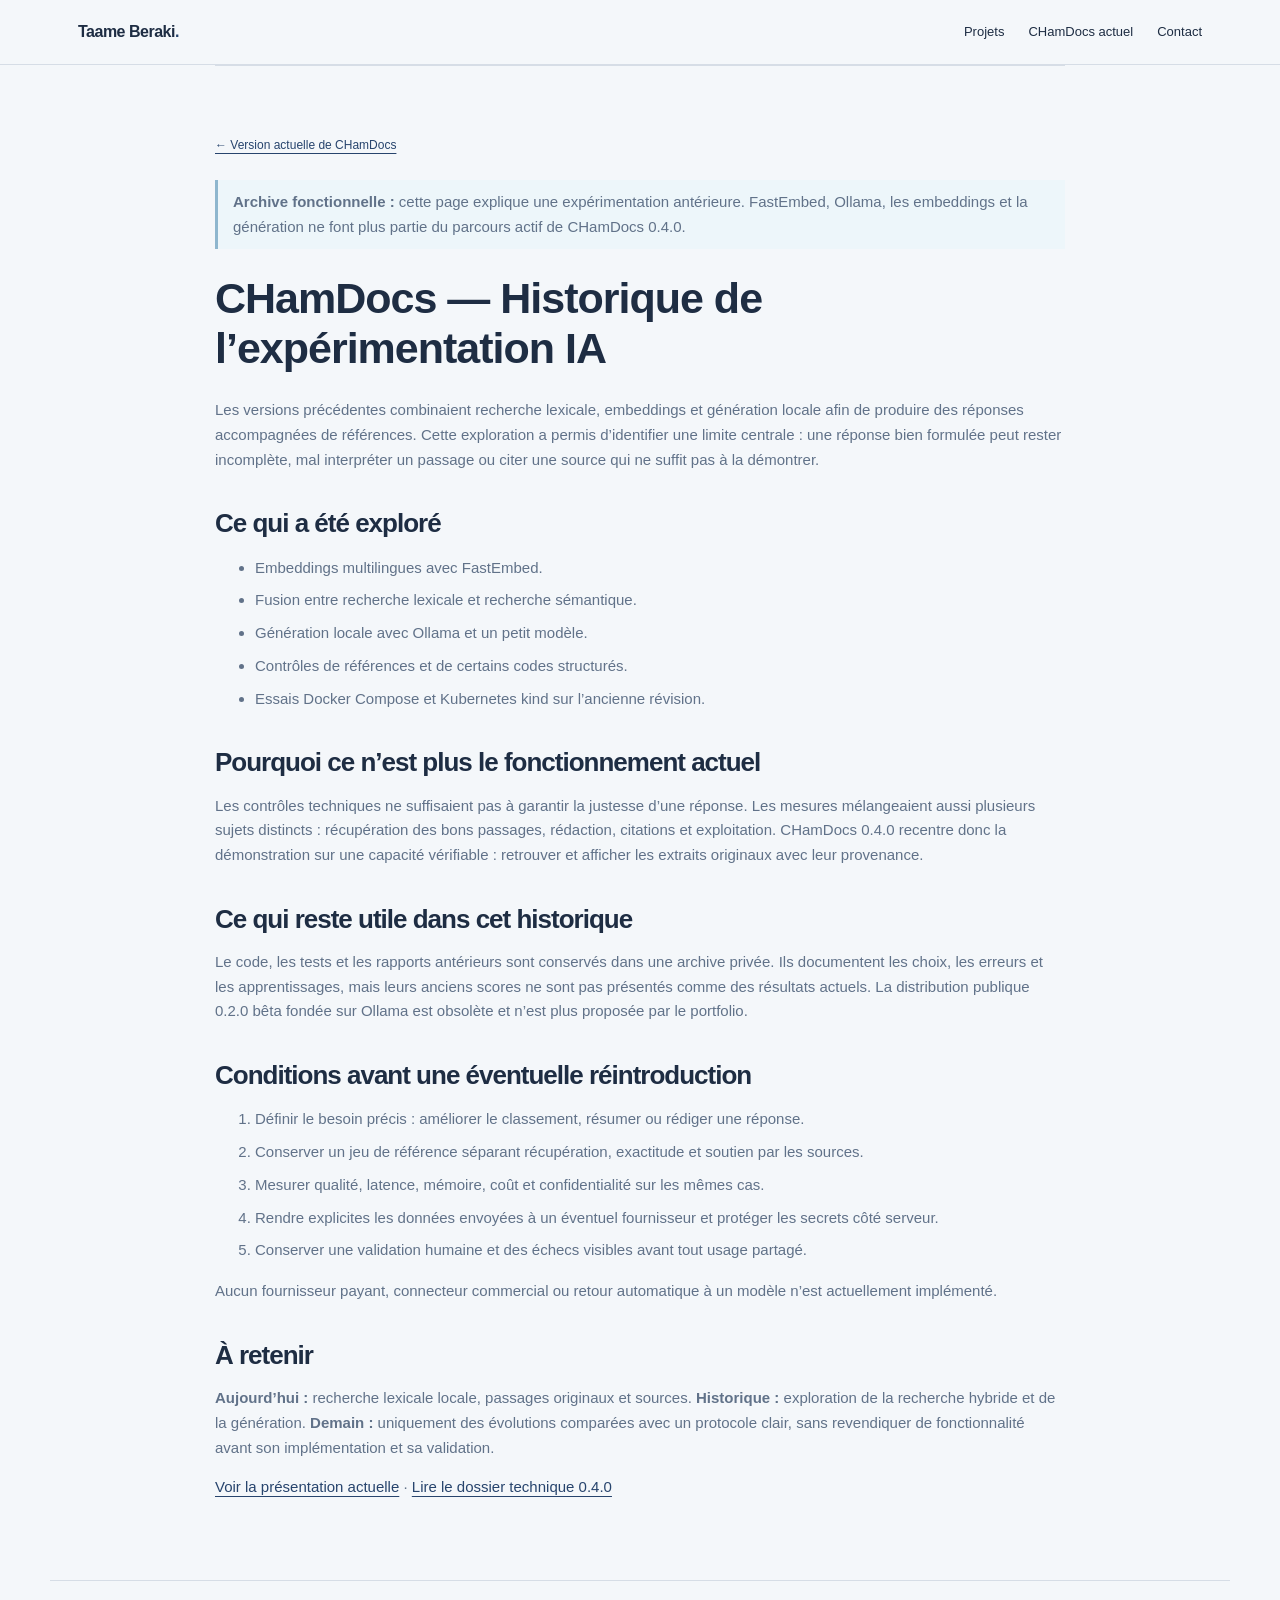
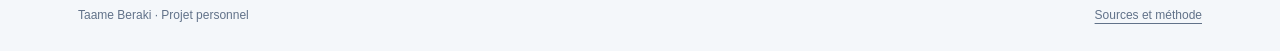
<file: entreprise.html>
<!doctype html>
<html lang="fr">
<head>
  <meta charset="utf-8">
  <meta name="viewport" content="width=device-width,initial-scale=1">
  <meta name="description" content="Historique de l’expérimentation IA de CHamDocs et conditions avant toute réintroduction d’un modèle.">
  <meta name="theme-color" content="#1e2d43">
  <title>CHamDocs · Historique de l’expérimentation IA · Taame Beraki</title>
  <link rel="stylesheet" href="assets/style.css">
</head>
<body>
<a class="skip" href="#contenu">Aller au contenu</a>
<header><div class="nav"><a class="brand" href="index.html">Taame Beraki<span>.</span></a><nav aria-label="Navigation principale"><a href="index.html#projets">Projets</a><a href="chamdocs.html">CHamDocs actuel</a><a href="index.html#contact">Contact</a></nav></div></header>
<main id="contenu"><article class="markdown section">
  <a class="breadcrumbs" href="chamdocs.html">← Version actuelle de CHamDocs</a>
  <p class="note"><strong>Archive fonctionnelle :</strong> cette page explique une expérimentation antérieure. FastEmbed, Ollama, les embeddings et la génération ne font plus partie du parcours actif de CHamDocs 0.4.0.</p>
  <h1>CHamDocs — Historique de l’expérimentation IA</h1>
  <p>Les versions précédentes combinaient recherche lexicale, embeddings et génération locale afin de produire des réponses accompagnées de références. Cette exploration a permis d’identifier une limite centrale : une réponse bien formulée peut rester incomplète, mal interpréter un passage ou citer une source qui ne suffit pas à la démontrer.</p>

  <h2>Ce qui a été exploré</h2>
  <ul><li>Embeddings multilingues avec FastEmbed.</li><li>Fusion entre recherche lexicale et recherche sémantique.</li><li>Génération locale avec Ollama et un petit modèle.</li><li>Contrôles de références et de certains codes structurés.</li><li>Essais Docker Compose et Kubernetes kind sur l’ancienne révision.</li></ul>

  <h2>Pourquoi ce n’est plus le fonctionnement actuel</h2>
  <p>Les contrôles techniques ne suffisaient pas à garantir la justesse d’une réponse. Les mesures mélangeaient aussi plusieurs sujets distincts : récupération des bons passages, rédaction, citations et exploitation. CHamDocs 0.4.0 recentre donc la démonstration sur une capacité vérifiable : retrouver et afficher les extraits originaux avec leur provenance.</p>

  <h2>Ce qui reste utile dans cet historique</h2>
  <p>Le code, les tests et les rapports antérieurs sont conservés dans une archive privée. Ils documentent les choix, les erreurs et les apprentissages, mais leurs anciens scores ne sont pas présentés comme des résultats actuels. La distribution publique 0.2.0 bêta fondée sur Ollama est obsolète et n’est plus proposée par le portfolio.</p>

  <h2>Conditions avant une éventuelle réintroduction</h2>
  <ol><li>Définir le besoin précis : améliorer le classement, résumer ou rédiger une réponse.</li><li>Conserver un jeu de référence séparant récupération, exactitude et soutien par les sources.</li><li>Mesurer qualité, latence, mémoire, coût et confidentialité sur les mêmes cas.</li><li>Rendre explicites les données envoyées à un éventuel fournisseur et protéger les secrets côté serveur.</li><li>Conserver une validation humaine et des échecs visibles avant tout usage partagé.</li></ol>
  <p>Aucun fournisseur payant, connecteur commercial ou retour automatique à un modèle n’est actuellement implémenté.</p>

  <h2>À retenir</h2>
  <p><strong>Aujourd’hui :</strong> recherche lexicale locale, passages originaux et sources. <strong>Historique :</strong> exploration de la recherche hybride et de la génération. <strong>Demain :</strong> uniquement des évolutions comparées avec un protocole clair, sans revendiquer de fonctionnalité avant son implémentation et sa validation.</p>
  <p><a href="chamdocs.html">Voir la présentation actuelle</a> · <a href="dossier-chamdocs.html">Lire le dossier technique 0.4.0</a></p>
</article></main>
<footer><span>Taame Beraki · Projet personnel</span><a href="references.html">Sources et méthode</a></footer>
</body>
</html>
</file>
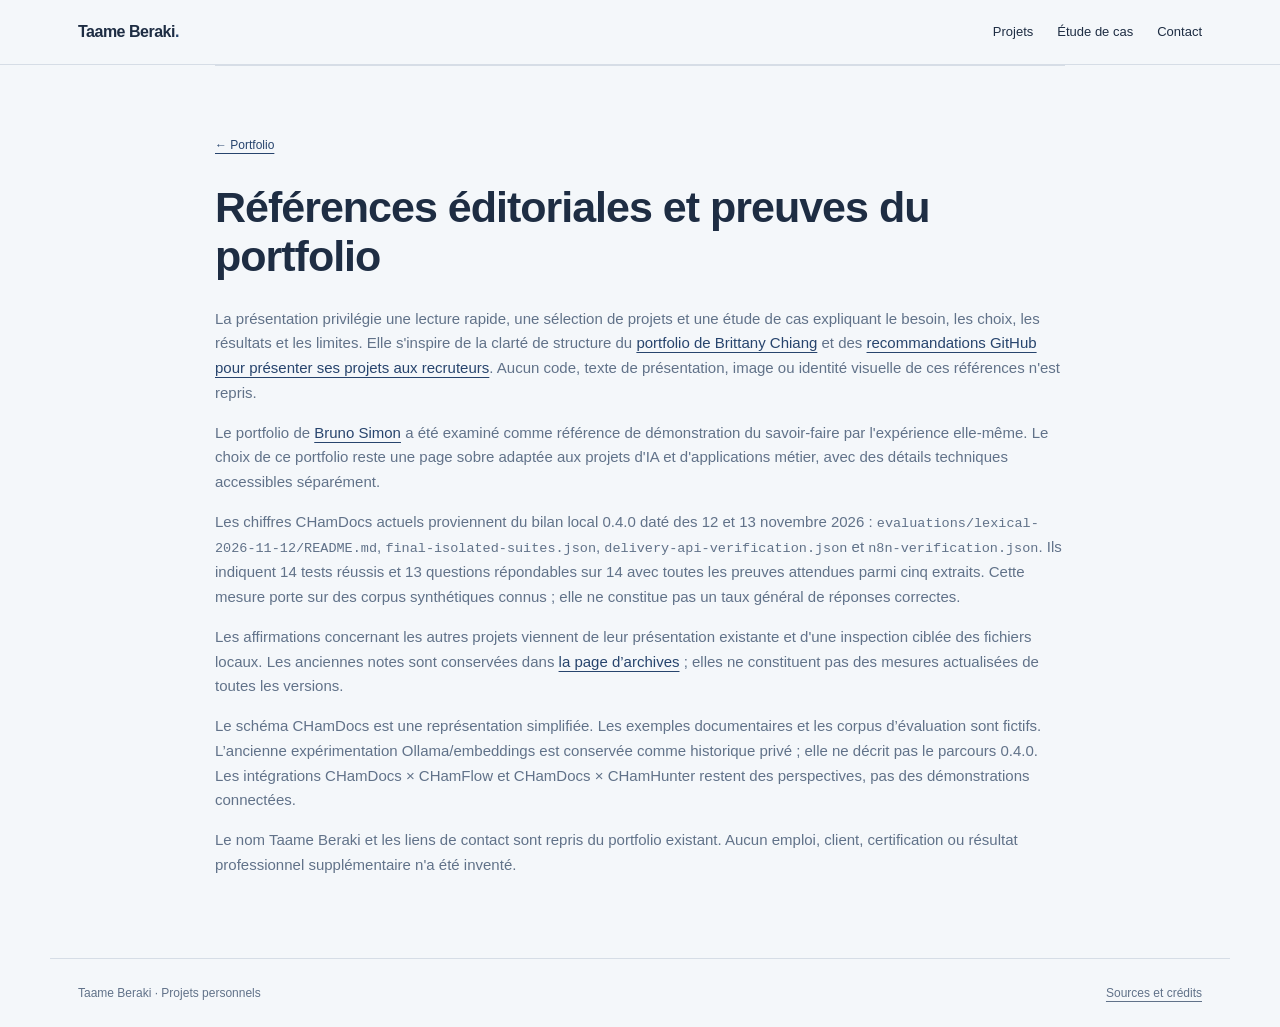
<file: references.html>
<!doctype html><html lang="fr"><head><meta charset="utf-8"><meta name="viewport" content="width=device-width,initial-scale=1"><title>Sources et références · Taame Beraki</title><link rel="stylesheet" href="assets/style.css"></head><body><a class="skip" href="#contenu">Aller au contenu</a><header><div class="nav"><a class="brand" href="index.html">Taame Beraki<span>.</span></a><nav aria-label="Navigation principale"><a href="index.html#projets">Projets</a><a href="chamdocs.html">Étude de cas</a><a href="index.html#contact">Contact</a></nav></div></header><main id="contenu"><article class="markdown section"><a class="breadcrumbs" href="index.html">← Portfolio</a><h1>Références éditoriales et preuves du portfolio</h1>
<p>La présentation privilégie une lecture rapide, une sélection de projets et une étude de cas expliquant le besoin, les choix, les résultats et les limites. Elle s'inspire de la clarté de structure du <a href="https://brittanychiang.com/">portfolio de Brittany Chiang</a> et des <a href="https://docs.github.com/en/account-and-profile/tutorials/using-your-github-profile-to-enhance-your-resume">recommandations GitHub pour présenter ses projets aux recruteurs</a>. Aucun code, texte de présentation, image ou identité visuelle de ces références n'est repris.</p>
<p>Le portfolio de <a href="https://bruno-simon.com/">Bruno Simon</a> a été examiné comme référence de démonstration du savoir-faire par l'expérience elle-même. Le choix de ce portfolio reste une page sobre adaptée aux projets d'IA et d'applications métier, avec des détails techniques accessibles séparément.</p>
<p>Les chiffres CHamDocs actuels proviennent du bilan local 0.4.0 daté des 12 et 13 novembre 2026 : <code>evaluations/lexical-2026-11-12/README.md</code>, <code>final-isolated-suites.json</code>, <code>delivery-api-verification.json</code> et <code>n8n-verification.json</code>. Ils indiquent 14 tests réussis et 13 questions répondables sur 14 avec toutes les preuves attendues parmi cinq extraits. Cette mesure porte sur des corpus synthétiques connus ; elle ne constitue pas un taux général de réponses correctes.</p>
<p>Les affirmations concernant les autres projets viennent de leur présentation existante et d'une inspection ciblée des fichiers locaux. Les anciennes notes sont conservées dans <a href="archives.html">la page d’archives</a> ; elles ne constituent pas des mesures actualisées de toutes les versions.</p>
<p>Le schéma CHamDocs est une représentation simplifiée. Les exemples documentaires et les corpus d’évaluation sont fictifs. L’ancienne expérimentation Ollama/embeddings est conservée comme historique privé ; elle ne décrit pas le parcours 0.4.0. Les intégrations CHamDocs × CHamFlow et CHamDocs × CHamHunter restent des perspectives, pas des démonstrations connectées.</p>
<p>Le nom Taame Beraki et les liens de contact sont repris du portfolio existant. Aucun emploi, client, certification ou résultat professionnel supplémentaire n'a été inventé.</p></article></main><footer><span>Taame Beraki · Projets personnels</span><a href="references.html">Sources et crédits</a></footer></body></html>
</file>
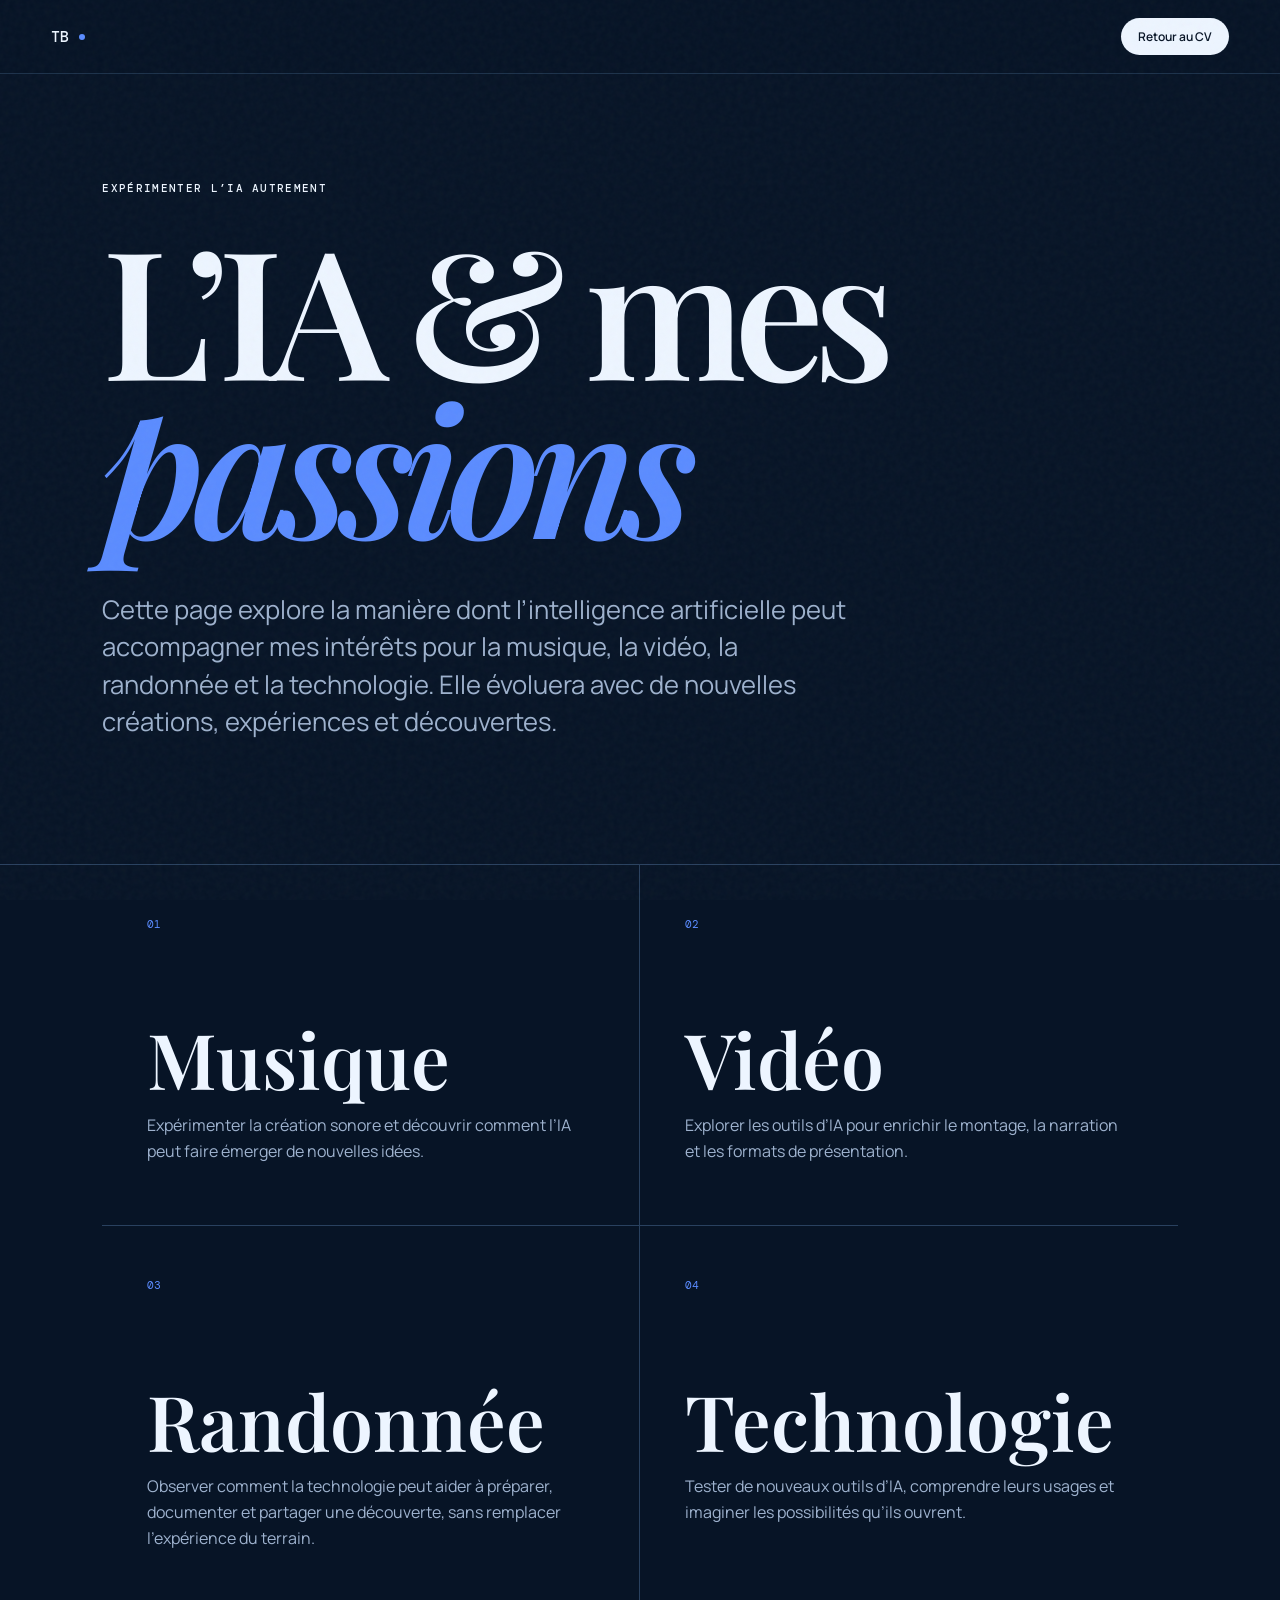
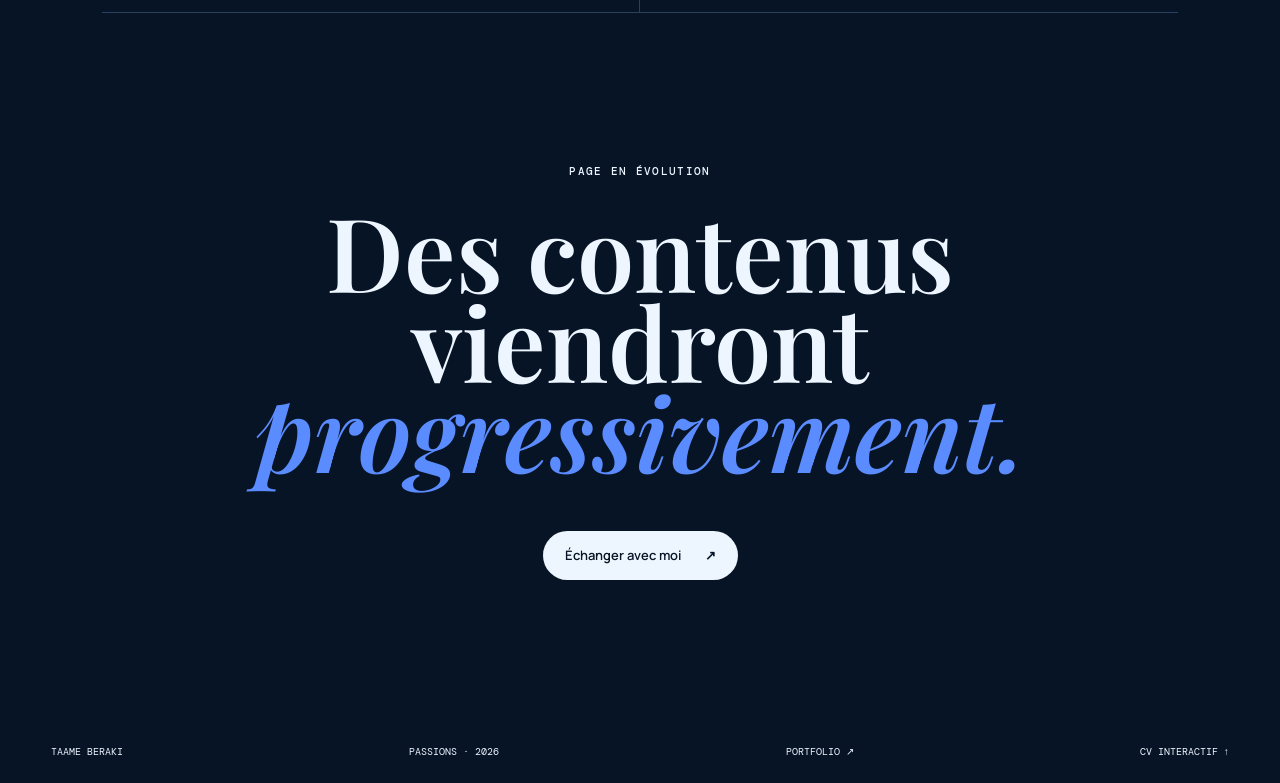
<file: cv/passions.html>
<!doctype html>
<html lang="fr">
<head>
  <meta charset="utf-8">
  <meta name="viewport" content="width=device-width, initial-scale=1">
  <meta name="description" content="Les passions et centres d’intérêt de Taame Beraki.">
  <meta name="theme-color" content="#071426">
  <title>Passions — Taame Beraki</title>
  <link rel="preconnect" href="https://fonts.googleapis.com">
  <link rel="preconnect" href="https://fonts.gstatic.com" crossorigin>
  <link href="https://fonts.googleapis.com/css2?family=DM+Mono:wght@300;400;500&family=Manrope:wght@400;500;600;700&family=Playfair+Display:ital,wght@0,600;1,600&display=swap" rel="stylesheet">
  <link rel="stylesheet" href="styles.css">
  <link rel="stylesheet" href="theme.css">
</head>
<body class="dark passions-page">
  <div class="noise" aria-hidden="true"></div>
  <header class="site-header">
    <a class="brand" href="index.html"><span>TB</span><i></i></a>
    <a class="pill small" href="index.html">Retour au CV</a>
  </header>
  <main>
    <section class="passions-hero">
      <p class="eyebrow">Expérimenter l’IA autrement</p>
      <h1>L’IA & mes <em>passions</em></h1>
      <p class="lede">Cette page explore la manière dont l’intelligence artificielle peut accompagner mes intérêts pour la musique, la vidéo, la randonnée et la technologie. Elle évoluera avec de nouvelles créations, expériences et découvertes.</p>
    </section>
    <section class="passions-list">
      <article><span>01</span><h2>Musique</h2><p>Expérimenter la création sonore et découvrir comment l’IA peut faire émerger de nouvelles idées.</p></article>
      <article><span>02</span><h2>Vidéo</h2><p>Explorer les outils d’IA pour enrichir le montage, la narration et les formats de présentation.</p></article>
      <article><span>03</span><h2>Randonnée</h2><p>Observer comment la technologie peut aider à préparer, documenter et partager une découverte, sans remplacer l’expérience du terrain.</p></article>
      <article><span>04</span><h2>Technologie</h2><p>Tester de nouveaux outils d’IA, comprendre leurs usages et imaginer les possibilités qu’ils ouvrent.</p></article>
    </section>
    <section class="passions-next">
      <p class="eyebrow">Page en évolution</p>
      <h2>Des contenus viendront<br><em>progressivement.</em></h2>
      <a class="pill" href="index.html#contact">Échanger avec moi <span>↗</span></a>
    </section>
  </main>
  <footer><span>Taame Beraki</span><span>Passions · 2026</span><a href="../index.html">Portfolio ↗</a><a href="index.html">CV interactif ↑</a></footer>
</body>
</html>
</file>
<file: assets/style.css>
:root{--ink:#1e2d43;--muted:#617289;--paper:#f4f7fa;--line:#d6dde6;--green:#27446d;--mint:#d7ebf4;--orange:#30556a;font-family:"Avenir Next",Avenir,"Segoe UI",sans-serif;color:var(--ink);background:var(--paper);line-height:1.65}*{box-sizing:border-box}html{scroll-behavior:smooth;scroll-padding-top:90px}body{margin:0}a{color:inherit;text-underline-offset:4px}button,a,input,summary{touch-action:manipulation}a:focus-visible,summary:focus-visible{outline:3px solid #367fa1;outline-offset:5px}.skip{position:absolute;left:15px;top:-90px;background:white;padding:12px;z-index:99}.skip:focus{top:10px}header{border-bottom:1px solid var(--line);background:#f4f7faf5;position:sticky;top:0;z-index:10}.nav{max-width:1180px;margin:auto;padding:19px 28px;display:flex;align-items:center;justify-content:space-between;gap:22px}.brand{text-decoration:none;font-weight:750;letter-spacing:-.5px}.brand span{color:var(--green)}nav{display:flex;gap:24px;font-size:13px}nav a{text-decoration:none}nav a:hover{color:var(--green)}main{max-width:1180px;margin:auto;padding:0 28px}.hero{padding:90px 0 66px;display:grid;grid-template-columns:1.5fr 1fr;gap:70px;align-items:center}.eyebrow{text-transform:uppercase;letter-spacing:2px;color:var(--green);font-size:11px;font-weight:750}.hero h1{font-size:clamp(39px,5vw,65px);line-height:1.08;letter-spacing:-2.5px;margin:20px 0 24px;font-weight:650}.hero h1 em{color:var(--green);font-style:normal}.lede{font-size:18px;max-width:670px;color:var(--muted)}.hero p:not(.lede){font-size:14px;color:var(--muted)}.actions{display:flex;gap:12px;flex-wrap:wrap;margin-top:26px}.button{display:inline-flex;justify-content:center;align-items:center;padding:12px 19px;border-radius:6px;background:var(--green);color:white;font-size:14px;text-decoration:none;font-weight:650;border:1px solid var(--green)}.button.secondary{background:transparent;color:var(--ink);border-color:#b4c6d6}.button:hover{filter:brightness(.94)}.hero-panel{background:var(--ink);color:white;padding:32px;border-radius:12px;box-shadow:14px 14px 0 #dce8f0}.hero-panel .eyebrow{color:#b9dced}.hero-panel h2{font-size:32px;margin:12px 0}.hero-panel p{color:#d7ebf4!important}.signal{border-top:1px solid #ffffff2e;margin-top:24px;padding-top:20px;display:flex;gap:12px;align-items:baseline}.signal strong{font-size:45px;line-height:1}.signal span{font-size:12px;color:#d7ebf4}.status{display:inline-flex;align-items:center;gap:7px;font-size:11px;font-weight:650;border-radius:30px;padding:4px 10px;background:var(--mint);color:var(--green)}.status.future{background:#edf6fa;color:#30556a}.hero-panel .status{background:#ffffff16;color:#d7ebf4}.section{padding:65px 0;border-top:1px solid var(--line)}.section-head{display:flex;justify-content:space-between;align-items:end;gap:32px;margin-bottom:28px}.section h2{font-size:clamp(26px,3vw,36px);letter-spacing:-1px;line-height:1.2;margin:12px 0}.section-head p{max-width:430px;font-size:14px;color:var(--muted)}.cards{display:grid;grid-template-columns:repeat(3,1fr);gap:20px}.card{background:#ffffff;border:1px solid var(--line);border-radius:10px;padding:28px;display:flex;flex-direction:column;align-items:start}.card.featured{border-top:3px solid var(--green)}.card h3{font-size:24px;letter-spacing:-.6px;margin:20px 0 9px}.card p{font-size:14px;color:var(--muted)}.tags{display:flex;flex-wrap:wrap;gap:7px;margin:12px 0 25px}.tags span{font-size:11px;border:1px solid var(--line);padding:3px 8px;border-radius:4px}.card>a{font-size:13px;font-weight:650;margin-top:auto}.two{display:grid;grid-template-columns:1fr 1fr;gap:38px}.prose p,.prose li{font-size:15px;color:var(--muted)}.prose h3{font-size:19px;line-height:1.35}.note{font-size:12px;color:var(--muted);border-left:3px solid #8eb6ce;padding:10px 15px;background:#edf6fa;margin-top:22px}.steps{counter-reset:step}.step{display:grid;grid-template-columns:36px 1fr;gap:14px;margin:23px 0}.step::before{counter-increment:step;content:'0' counter(step);color:var(--green);font:13px ui-monospace,monospace;padding-top:4px}.step h3{font-size:17px;margin:0 0 6px}.step p{font-size:14px;color:var(--muted);margin:0}.metrics{display:grid;grid-template-columns:repeat(3,1fr);gap:20px;margin:28px 0}.metric{padding:22px;background:#edf6fa;border-radius:8px}.metric strong{display:block;font-size:35px;letter-spacing:-1px}.metric span{font-size:12px;color:var(--muted)}.wide{background:var(--ink);border-radius:12px;padding:34px;color:white}.wide p{color:#d7ebf4}.diagram{width:100%;height:auto;display:block;border-radius:8px;background:#ffffff;border:1px solid var(--line)}.comparison{padding:25px;background:white;border:1px solid var(--line);border-radius:10px}.bar{display:grid;grid-template-columns:65px 1fr 52px;align-items:center;gap:12px;margin:17px 0;font-size:13px}.track{height:14px;border-radius:4px;background:#edf2f7;overflow:hidden}.fill{height:100%;background:#b4c6d6}.fill.after{background:var(--green)}table{width:100%;border-collapse:collapse;font-size:14px}th,td{text-align:left;border-bottom:1px solid var(--line);padding:14px 10px;vertical-align:top}th{color:var(--green);font-weight:650}.table-wrap{overflow-x:auto}details{border:1px solid var(--line);background:#ffffff;border-radius:8px;padding:17px 20px;margin:12px 0}summary{cursor:pointer;font-size:15px;font-weight:650}details p{font-size:14px;color:var(--muted)}code{font-family:ui-monospace,monospace;font-size:.9em}pre{white-space:pre-wrap;overflow-wrap:anywhere;background:#1e2d43;color:#d7ebf4;border-radius:8px;padding:22px;font-size:13px}.case-top{padding:55px 0 35px}.case-top h1{font-size:clamp(38px,5vw,61px);letter-spacing:-2px;line-height:1.1;margin:20px 0}.breadcrumbs{font-size:12px;color:var(--muted)}.timeline{border-left:2px solid #bdd8e5;padding-left:23px}.timeline h3{font-size:17px;margin-bottom:6px}.timeline p{font-size:14px;color:var(--muted)}.caption{font-size:12px;color:var(--muted);margin-top:10px}.contact{padding:45px 0;display:flex;justify-content:space-between;gap:25px;align-items:center}.contact h2{font-size:30px;margin:0}footer{max-width:1180px;margin:auto;border-top:1px solid var(--line);padding:25px 28px;font-size:12px;color:var(--muted);display:flex;justify-content:space-between;gap:20px}.subtle{color:var(--muted)}.local-hint{font-size:12px}.integration{border-left:3px solid #367fa1;padding:3px 0 3px 20px;margin:24px 0}.integration h3{margin:9px 0}.integration p{font-size:14px;color:var(--muted)}@media(max-width:850px){.hero{grid-template-columns:1fr;gap:30px;padding:50px 0}.cards{grid-template-columns:1fr}.two{grid-template-columns:1fr;gap:25px}.section-head{display:block}.hero-panel{box-shadow:none}.metrics{gap:10px}.metric{padding:15px}.metric strong{font-size:28px}.contact{display:block}.contact .actions{margin-top:20px}.nav{align-items:start}nav{gap:12px;flex-wrap:wrap;justify-content:end}.section{padding:42px 0}}@media(max-width:480px){main{padding:0 18px}.nav{padding:17px 18px}nav{font-size:12px;max-width:185px}.hero h1{letter-spacing:-1.5px}.metrics{grid-template-columns:1fr}.metric{display:flex;align-items:center;gap:15px}.metric strong{min-width:85px}.card{padding:23px}.wide{padding:22px}footer{flex-direction:column}.bar{grid-template-columns:50px 1fr 45px}}
@media(prefers-reduced-motion:reduce){html{scroll-behavior:auto}}
.markdown{max-width:850px;margin:auto}.markdown h1{font-size:clamp(30px,4vw,43px);line-height:1.15;letter-spacing:-1px;margin:25px 0}.markdown h2{font-size:26px;margin:36px 0 15px}.markdown h3{font-size:19px;margin:25px 0 12px}.markdown p,.markdown li{font-size:15px;color:var(--muted)}.markdown table{display:block;overflow-x:auto}.markdown li{margin:8px 0}.markdown img{max-width:100%}.markdown a{color:var(--green)}

.project-group{margin-top:42px}.project-group>h3{font-size:25px;margin-bottom:6px}.project-group>.subtle{margin:0 0 22px}.project-card{min-width:0}.project-card h4{font-size:25px;margin:16px 0 10px;letter-spacing:-.7px}.project-visual{background:#edf6fa;border:1px solid #bdd8e5;border-radius:8px;padding:22px 18px;margin-bottom:22px;min-height:145px;display:flex;flex-direction:column;justify-content:center}.project-visual>span{font-weight:750;color:#27446d}.project-visual p{font-size:14px;color:#30556a;margin:9px 0}.project-visual small{font-size:11px;color:#617289}.project-preview{border-top:1px solid var(--line);padding:16px 0;margin:18px 0}.project-preview summary{cursor:pointer;font-size:14px;font-weight:650;color:var(--green)}.project-preview p{font-size:14px}.project-link{display:inline-block;font-size:14px;font-weight:650}.project-preview[open]{border-bottom:1px solid var(--line)}

/* Portfolio overview and full-width project disclosures. */
.portfolio-hero{display:block;text-align:center;padding:76px 0 64px}.portfolio-hero>div{max-width:900px;margin:auto}.portfolio-hero .lede{max-width:760px;margin:0 auto 18px}.portfolio-hero p:not(.lede){max-width:730px;margin:16px auto}.portfolio-hero .actions{justify-content:center}.portfolio-hero h1{font-size:clamp(38px,5vw,62px)}
.project-card{align-items:stretch}.project-card .status{align-self:flex-start}.project-visual{width:100%;min-height:160px;text-align:center;align-items:center}.project-card>.tags{min-height:62px;align-content:flex-start}.project-card>p{min-height:70px}.project-preview{width:100%;min-width:0;align-self:stretch;border:1px solid var(--line);padding:0;margin:12px 0 22px;border-radius:10px;overflow:hidden}.project-preview summary{display:flex;align-items:center;justify-content:center;gap:10px;width:100%;min-height:64px;padding:16px 18px;text-align:center;line-height:1.45;list-style:none;overflow-wrap:anywhere;background:#edf6fa}.project-preview summary::-webkit-details-marker{display:none}.project-preview summary::before{content:'+';font-size:20px;line-height:1;flex-shrink:0}.project-preview[open] summary::before{content:'−'}.project-preview[open] summary{border-bottom:1px solid var(--line)}.project-preview p{padding:0 22px;margin:20px 0;overflow-wrap:anywhere}.project-preview p:last-child{margin-bottom:24px}.project-card>.project-link{width:100%;text-align:center;padding:12px 8px;overflow-wrap:anywhere}.project-group:last-of-type>.cards{grid-template-columns:repeat(2,minmax(0,1fr))}.cards{grid-template-columns:repeat(3,minmax(0,1fr))}
@media(max-width:850px){.cards,.project-group:last-of-type>.cards{grid-template-columns:1fr}.project-card>p,.project-card>.tags{min-height:0}.portfolio-hero{padding:48px 0}.project-preview summary{min-height:64px}}

/* Navigation mobile stable et thème sombre selon la préférence du système. */
@media(max-width:700px){
  .nav{align-items:center;flex-direction:column;gap:12px}
  nav{width:100%;max-width:none;justify-content:flex-start;flex-wrap:nowrap;overflow-x:auto;padding:2px 2px 7px;scrollbar-width:thin}
  nav a{white-space:nowrap}
}
@media(prefers-color-scheme:dark){
  :root{color-scheme:dark;--ink:#e8eef5;--muted:#b7c4d2;--paper:#101821;--line:#354556;--green:#9bc7df;--mint:#20394a;--orange:#9bc7df}
  header{background:#101821f2}
  .skip,.card,.comparison,details{background:#172330}
  .project-visual,.project-preview summary,.metric,.note{background:#1b3040}
  .project-visual>span,.project-preview summary,.markdown a,th{color:#b9ddf0}
  .project-visual p{color:#c5dbe7}
  .track{background:#253545}
  .button.secondary{color:var(--ink);border-color:#60758a}
  pre,.wide{background:#0b1118}
  .diagram{background:#fff}
}
</file>
<file: cv/styles.css>
:root{--paper:#f4f1ea;--ink:#171716;--muted:#6f6d67;--line:#cbc6bb;--accent:#d34f35;--card:#ebe6dc;--lime:#d9ff69;--shadow:0 20px 60px rgba(35,29,21,.12)}
*{box-sizing:border-box}html{scroll-behavior:smooth}body{margin:0;background:var(--paper);color:var(--ink);font-family:Manrope,sans-serif;line-height:1.6;transition:background .25s,color .25s}body.dark{--paper:#171716;--ink:#f3f0e9;--muted:#aaa69e;--line:#3d3a35;--accent:#ff7358;--card:#242320;--lime:#ccf45f;--shadow:0 20px 60px rgba(0,0,0,.3)}
a{color:inherit;text-decoration:none}button{font:inherit}.noise{position:fixed;inset:0;pointer-events:none;opacity:.045;z-index:20;background-image:url("data:image/svg+xml,%3Csvg viewBox='0 0 180 180' xmlns='http://www.w3.org/2000/svg'%3E%3Cfilter id='n'%3E%3CfeTurbulence type='fractalNoise' baseFrequency='.85' numOctaves='3' stitchTiles='stitch'/%3E%3C/filter%3E%3Crect width='100%25' height='100%25' filter='url(%23n)' opacity='.8'/%3E%3C/svg%3E")}.site-header{position:fixed;z-index:10;top:0;left:0;right:0;display:flex;align-items:center;justify-content:space-between;padding:18px 4vw;background:color-mix(in srgb,var(--paper) 82%,transparent);backdrop-filter:blur(14px);border-bottom:1px solid color-mix(in srgb,var(--line) 65%,transparent)}.brand{display:flex;align-items:center;gap:10px;font:500 15px DM Mono,monospace}.brand i{width:6px;height:6px;border-radius:50%;background:var(--accent)}nav{display:flex;gap:32px;font-size:13px}nav a{position:relative}nav a:after{content:"";position:absolute;left:0;right:100%;bottom:-5px;height:1px;background:var(--ink);transition:.25s}nav a:hover:after{right:0}.header-actions{display:flex;gap:10px;align-items:center}.icon-btn{border:1px solid var(--line);background:transparent;color:var(--ink);width:38px;height:38px;border-radius:50%;cursor:pointer}.pill{display:inline-flex;gap:24px;align-items:center;background:var(--ink);color:var(--paper);padding:14px 22px;border-radius:999px;font-size:13px;font-weight:600;transition:transform .2s,box-shadow .2s}.pill:hover{transform:translateY(-2px);box-shadow:var(--shadow)}.pill.small{padding:9px 17px;font-size:12px}.section{padding:120px 7vw;border-bottom:1px solid var(--line)}.hero{min-height:100vh;padding-top:150px;display:grid;grid-template-columns:1.2fr .8fr;align-items:center;position:relative;overflow:hidden}.eyebrow{font:500 11px DM Mono,monospace;text-transform:uppercase;letter-spacing:.12em;display:flex;gap:10px;align-items:center}.status-dot{width:8px;height:8px;border-radius:50%;background:#67bd61;box-shadow:0 0 0 5px color-mix(in srgb,#67bd61 18%,transparent)}h1,h2{font-family:Playfair Display,serif;font-weight:600;line-height:.88;margin:24px 0}h1{font-size:clamp(74px,10vw,154px);letter-spacing:-.065em}h1 em,h2 em{color:var(--accent);font-weight:600}.hero-role{font:400 13px DM Mono,monospace;text-transform:uppercase;letter-spacing:.12em;color:var(--muted)}.lede{max-width:610px;font-size:clamp(18px,2vw,26px);line-height:1.45;margin:26px 0 34px}.hero-cta{display:flex;align-items:center;gap:25px}.text-btn{border:0;background:none;color:var(--ink);border-bottom:1px solid var(--line);padding:8px 0;cursor:pointer}.text-btn span{margin-left:10px}.hero-visual{position:relative;display:grid;place-items:center;min-height:520px}.portrait-frame{width:min(32vw,410px);aspect-ratio:4/5;position:relative}.portrait{height:100%;border-radius:48% 48% 8px 8px;background:linear-gradient(150deg,#f7d89f,#d5533f 52%,#682f83);display:grid;place-items:center;overflow:hidden;box-shadow:var(--shadow)}.portrait span{font:600 clamp(70px,10vw,140px) Playfair Display,serif;color:#fff8;letter-spacing:-.08em}.portrait.has-photo{background-size:cover;background-position:center}.portrait.has-photo span{display:none}.orbit{position:absolute;border:1px solid var(--line);border-radius:50%;pointer-events:none}.orbit-one{inset:-9%;animation:spin 18s linear infinite}.orbit-one:before{content:"";position:absolute;width:12px;height:12px;border-radius:50%;background:var(--lime);top:16%;left:4%}.orbit-two{inset:12% -18%;transform:rotate(70deg)}@keyframes spin{to{transform:rotate(360deg)}}.location-card{position:absolute;bottom:5%;left:-5%;background:var(--paper);border:1px solid var(--line);padding:14px 18px;box-shadow:var(--shadow);display:flex;gap:12px;align-items:center}.location-card small,.location-card strong{display:block}.location-card small{font:10px DM Mono;color:var(--muted);text-transform:uppercase}.location-card strong{font-size:13px}.scroll-cue{position:absolute;bottom:25px;left:7vw;font:10px DM Mono;color:var(--muted);text-transform:uppercase;letter-spacing:.1em;display:flex;align-items:center;gap:12px}.scroll-cue span{height:38px;width:1px;background:var(--line)}.section-label{font:500 11px DM Mono,monospace;text-transform:uppercase;letter-spacing:.12em;color:var(--muted)}.section-label span{color:var(--accent);margin-right:15px}.intro,.experience,.projects,.skills,.more{display:grid;grid-template-columns:18% 82%;gap:30px}.statement{font-family:Playfair Display,serif;font-size:clamp(30px,4vw,58px);line-height:1.15;max-width:1100px;margin:0 0 80px}.stats{display:grid;grid-template-columns:repeat(3,1fr);border-top:1px solid var(--line)}.stat{padding:35px 20px 0 0}.stat strong{display:block;font:600 clamp(42px,5vw,72px) Playfair Display;color:var(--accent)}.stat span{font:11px DM Mono;color:var(--muted);text-transform:uppercase}.heading-row{display:flex;justify-content:space-between;align-items:end;margin-bottom:70px;gap:40px}.heading-row h2{font-size:clamp(55px,7vw,100px);letter-spacing:-.05em;margin:0}.heading-row>p{max-width:380px;color:var(--muted)}.timeline{border-top:1px solid var(--line)}.timeline-item{display:grid;grid-template-columns:22% 32% 46%;padding:34px 0;border-bottom:1px solid var(--line);transition:padding .2s}.timeline-item:hover{padding-left:10px}.period{font:11px DM Mono;color:var(--muted)}.job h3{margin:0;font-size:20px}.job p{margin:6px 0;color:var(--accent);font-size:13px}.job-detail p{margin-top:0;color:var(--muted)}.tag-list{display:flex;gap:7px;flex-wrap:wrap}.tag{font:10px DM Mono;border:1px solid var(--line);border-radius:999px;padding:5px 9px}.filters{display:flex;gap:6px;flex-wrap:wrap}.filter{border:1px solid var(--line);color:var(--ink);background:none;border-radius:999px;padding:8px 14px;cursor:pointer;font-size:11px}.filter.active{background:var(--ink);color:var(--paper)}.project-grid{display:grid;grid-template-columns:repeat(3,1fr);gap:18px}.project-card{min-height:420px;padding:26px;background:var(--card);display:flex;flex-direction:column;position:relative;overflow:hidden;transition:transform .3s,opacity .3s}.project-card:hover{transform:translateY(-8px)}.project-card:before{content:"";height:7px;position:absolute;top:0;left:0;right:0;background:var(--project)}.project-card[data-color=violet]{--project:#7852b8}.project-card[data-color=coral]{--project:#e46b4f}.project-card[data-color=mint]{--project:#79bfa2}.project-top{display:flex;justify-content:space-between;font:10px DM Mono;color:var(--muted);text-transform:uppercase}.project-mark{margin:auto;display:grid;place-items:center;width:150px;height:150px;border-radius:40% 60% 55% 45%;background:color-mix(in srgb,var(--project) 35%,var(--paper));font:600 58px Playfair Display;color:var(--project);transform:rotate(-8deg);transition:.3s}.project-card:hover .project-mark{transform:rotate(4deg) scale(1.06)}.project-card h3{font:600 34px Playfair Display;margin:12px 0 4px}.project-card p{font-size:13px;color:var(--muted);margin:0 0 18px}.skill-grid{display:grid;grid-template-columns:repeat(3,1fr);gap:1px;background:var(--line);border:1px solid var(--line)}.skill-group{background:var(--paper);padding:38px}.skill-group .num{font:11px DM Mono;color:var(--accent)}.skill-group h3{font:600 28px Playfair Display;margin:35px 0}.skill-group ul{list-style:none;padding:0;margin:0}.skill-group li{border-top:1px solid var(--line);padding:10px 0;font-size:13px}.two-cols{display:grid;grid-template-columns:1fr 1fr;gap:9vw}.two-cols h3{font:600 40px Playfair Display}.edu-item{border-top:1px solid var(--line);padding:20px 0;display:grid;grid-template-columns:70px 1fr}.edu-item span{font:11px DM Mono;color:var(--accent)}.edu-item strong,.edu-item small{display:block}.edu-item small{color:var(--muted)}.language-list{list-style:none;padding:0}.language-list li{font-size:18px;border-bottom:1px solid var(--line);padding:16px 0}.contact{text-align:center;padding-top:160px;padding-bottom:160px;background:var(--ink);color:var(--paper)}.contact .eyebrow{justify-content:center;color:var(--muted)}.contact h2{font-size:clamp(55px,8vw,120px);letter-spacing:-.055em}.contact-link{display:inline-flex;gap:25px;align-items:center;border-bottom:1px solid var(--muted);font-size:clamp(16px,2vw,28px);padding:10px 0}.contact-link b{color:var(--lime)}.contact-meta{display:flex;justify-content:center;gap:60px;margin-top:50px;color:var(--muted);font:11px DM Mono}.contact-meta a{margin:0 8px;color:var(--paper)}footer{display:flex;justify-content:space-between;padding:25px 4vw;font:10px DM Mono;text-transform:uppercase}.reveal{opacity:0;transform:translateY(25px);transition:opacity .7s,transform .7s}.reveal.visible{opacity:1;transform:none}.cursor-dot{position:fixed;z-index:30;width:10px;height:10px;border:1px solid var(--accent);border-radius:50%;pointer-events:none;transform:translate(-50%,-50%);transition:width .2s,height .2s;display:none}@media(pointer:fine){.cursor-dot{display:block}}@media(max-width:900px){nav{display:none}.section{padding:90px 6vw}.hero{grid-template-columns:1fr;padding-top:120px}.hero-visual{min-height:430px}.portrait-frame{width:min(75vw,380px)}.intro,.experience,.projects,.skills,.more{grid-template-columns:1fr}.section-label{margin-bottom:35px}.project-grid,.skill-grid{grid-template-columns:1fr}.timeline-item{grid-template-columns:1fr;gap:15px}.stats{grid-template-columns:1fr}.heading-row{align-items:start;flex-direction:column}.two-cols{grid-template-columns:1fr}.project-card{min-height:380px}}@media(max-width:540px){.site-header{padding:14px 5vw}.pill.small{display:none}.hero-cta{align-items:flex-start;flex-direction:column}.hero-visual{min-height:390px}.location-card{left:0}.contact-meta,footer{flex-direction:column;gap:18px}.contact-meta{align-items:center}.section{padding:72px 5vw}.hero{padding-top:115px}h1{font-size:70px}}@media print{.site-header,.hero-cta,.scroll-cue,.noise,.cursor-dot,.filters{display:none!important}.section{padding:35px 4vw;break-inside:avoid}.hero{min-height:auto;padding-top:40px;grid-template-columns:1.4fr .6fr}.hero-visual{min-height:280px}.portrait-frame{width:200px}.contact{background:white;color:black}.reveal{opacity:1;transform:none}.project-card{min-height:250px}.project-grid{grid-template-columns:repeat(3,1fr)}body{--paper:#fff;--ink:#111;--card:#eee}}
</file>
<file: cv/theme.css>
:root {
  --paper: #edf4fc;
  --ink: #091a36;
  --muted: #5b6f8d;
  --line: #b9cbe1;
  --accent: #155eef;
  --card: #dce9f8;
  --lime: #35d9f2;
  --shadow: 0 20px 60px rgba(13, 53, 109, .16);
}

body.dark {
  --paper: #071426;
  --ink: #edf5ff;
  --muted: #9eb2ce;
  --line: #29415f;
  --accent: #5b8cff;
  --card: #0f2440;
  --lime: #35d9f2;
  --shadow: 0 20px 60px rgba(0, 0, 0, .35);
}

.portrait {
  background: linear-gradient(145deg, #d8e8ff, #3978d7 52%, #071426);
}

.portrait.has-photo {
  background-position: center 16%;
}

.project-card[data-color=violet] { --project: #155eef; }
.project-card[data-color=coral] { --project: #3978d7; }
.project-card[data-color=mint] { --project: #22a9c7; }

.contact {
  background: linear-gradient(145deg, #071426, #0c2b57);
  color: #edf5ff;
}

.contact .eyebrow,
.contact-meta {
  color: #b9d0ee;
}

.contact-link {
  color: #ffffff;
  border-color: #7799c7;
}

.social-buttons {
  display: flex;
  gap: 10px;
}

.contact-meta .social-buttons a {
  display: inline-flex;
  align-items: center;
  margin: 0;
  padding: 9px 15px;
  border: 1px solid #8eb4e5;
  border-radius: 999px;
  background: rgba(237, 245, 255, .1);
  color: #ffffff;
  font-weight: 500;
  transition: background .2s, color .2s, transform .2s;
}

.contact-meta .social-buttons a:hover {
  background: #edf5ff;
  color: #071426;
  transform: translateY(-2px);
}

.status-dot {
  background: #35d9f2;
  box-shadow: 0 0 0 5px color-mix(in srgb, #35d9f2 18%, transparent);
}

.interests {
  display: grid;
  grid-template-columns: 18% 82%;
  gap: 30px;
}

.interest-grid {
  display: grid;
  grid-template-columns: repeat(4, 1fr);
  gap: 16px;
}

.passions-link {
  display: grid;
  grid-template-columns: 1fr auto;
  gap: 4px 20px;
  margin-top: 18px;
  padding: 24px 28px;
  border: 1px solid var(--line);
  font: 600 20px "Playfair Display", serif;
  transition: background .2s, transform .2s;
}

.passions-link:hover {
  background: var(--card);
  transform: translateY(-2px);
}

.passions-link span {
  color: var(--accent);
}

.passions-link small {
  grid-column: 1 / -1;
  color: var(--muted);
  font: 11px "DM Mono", monospace;
}

.passions-page {
  min-height: 100vh;
}

.passions-hero {
  min-height: 78vh;
  padding: 170px 8vw 90px;
  display: flex;
  flex-direction: column;
  justify-content: center;
  border-bottom: 1px solid var(--line);
}

.passions-hero h1 {
  margin: 22px 0;
  font-size: clamp(80px, 14vw, 190px);
}

.passions-hero .lede {
  max-width: 760px;
  color: var(--muted);
}

.passions-list {
  display: grid;
  grid-template-columns: repeat(2, 1fr);
  padding: 0 8vw;
}

.passions-list article {
  min-height: 360px;
  padding: 45px;
  border-right: 1px solid var(--line);
  border-bottom: 1px solid var(--line);
}

.passions-list article:nth-child(2n) {
  border-right: 0;
}

.passions-list span {
  color: var(--accent);
  font: 11px "DM Mono", monospace;
}

.passions-list h2 {
  margin: 90px 0 20px;
  font-size: clamp(42px, 6vw, 80px);
}

.passions-list p {
  max-width: 480px;
  color: var(--muted);
}

.passions-next {
  padding: 140px 8vw;
  text-align: center;
}

.passions-next .eyebrow {
  justify-content: center;
}

.passions-next h2 {
  margin: 28px 0 55px;
  font-size: clamp(55px, 8vw, 110px);
}

.interest-card {
  min-height: 250px;
  padding: 30px;
  border: 1px solid var(--line);
  background: linear-gradient(145deg, color-mix(in srgb, var(--card) 65%, transparent), transparent);
}

.interest-card > span {
  color: var(--accent);
  font: 11px "DM Mono", monospace;
}

.interest-card h3 {
  margin: 52px 0 15px;
  font: 600 27px "Playfair Display", serif;
  line-height: 1.1;
}

.interest-card p {
  color: var(--muted);
  font-size: 13px;
}

.goal-grid {
  display: grid;
  grid-template-columns: repeat(3, 1fr);
  gap: 1px;
  background: var(--line);
  border: 1px solid var(--line);
}

.goal-card {
  position: relative;
  min-height: 285px;
  padding: 30px;
  background: var(--paper);
}

.goal-number {
  color: var(--accent);
  font: 500 11px "DM Mono", monospace;
}

.goal-horizon {
  margin: 42px 0 10px;
  color: var(--accent);
  font: 500 11px "DM Mono", monospace;
  letter-spacing: .1em;
  text-transform: uppercase;
}

.goal-card h3 {
  max-width: 270px;
  margin: 0 0 18px;
  font: 600 28px "Playfair Display", serif;
  line-height: 1.12;
}

.goal-card > p:last-child {
  margin: 0;
  color: var(--muted);
  font-size: 13px;
}

.skill-group li {
  position: relative;
  padding: 12px 0 12px 19px;
  font-size: 14px;
  font-weight: 500;
}

.skill-group li::before {
  content: "↳";
  position: absolute;
  left: 0;
  color: var(--accent);
}

.skills .heading-row h2 {
  max-width: 520px;
  font-size: clamp(48px, 5.4vw, 76px);
}

.skills .heading-row > p {
  max-width: 300px;
}

.additional-tools {
  display: grid;
  grid-template-columns: 250px 1fr;
  gap: 28px;
  margin-top: 18px;
  padding: 28px;
  border: 1px solid var(--line);
}

.additional-title {
  display: grid;
  grid-template-columns: 26px 1fr;
  align-content: start;
  gap: 4px 10px;
}

.additional-title > span {
  grid-row: 1 / span 2;
  color: var(--accent);
  font: 500 24px "DM Mono", monospace;
}

.additional-title strong {
  font: 600 18px "Playfair Display", serif;
}

.additional-title small {
  color: var(--muted);
  line-height: 1.35;
}

.tool-chips {
  display: flex;
  flex-wrap: wrap;
  gap: 9px;
}

.tool-chip {
  display: inline-flex;
  flex-direction: column;
  justify-content: center;
  min-height: 58px;
  padding: 9px 14px;
  border: 1px solid var(--line);
  border-radius: 8px;
  background: color-mix(in srgb, var(--card) 55%, transparent);
}

.tool-chip strong {
  font-size: 12px;
}

.tool-chip span {
  color: var(--muted);
  font: 10px "DM Mono", monospace;
  text-transform: uppercase;
}

.brief-grid {
  display: grid;
  grid-template-columns: minmax(0, 1.1fr) minmax(0, 1.1fr) minmax(220px, .8fr);
  gap: 5vw;
}

.brief-grid h3 {
  font: 600 40px "Playfair Display", serif;
}

@media (max-width: 900px) {
  .interests { grid-template-columns: 1fr; }
  .interest-grid { grid-template-columns: 1fr; }
  .goal-grid { grid-template-columns: 1fr; }
  .additional-tools { grid-template-columns: 1fr; }
  .passions-list { grid-template-columns: 1fr; padding: 0 5vw; }
  .passions-list article { border-right: 0; }
}

@media (max-width: 1100px) {
  .brief-grid {
    grid-template-columns: 1fr;
  }

  .skills {
    grid-template-columns: 1fr;
  }

  .skills .section-label {
    margin-bottom: 35px;
  }

  .skills .heading-row {
    align-items: flex-start;
    flex-direction: column;
  }

  .skills .heading-row > p {
    max-width: 520px;
  }

  .skills .skill-grid {
    grid-template-columns: 1fr;
  }
}
</file>
